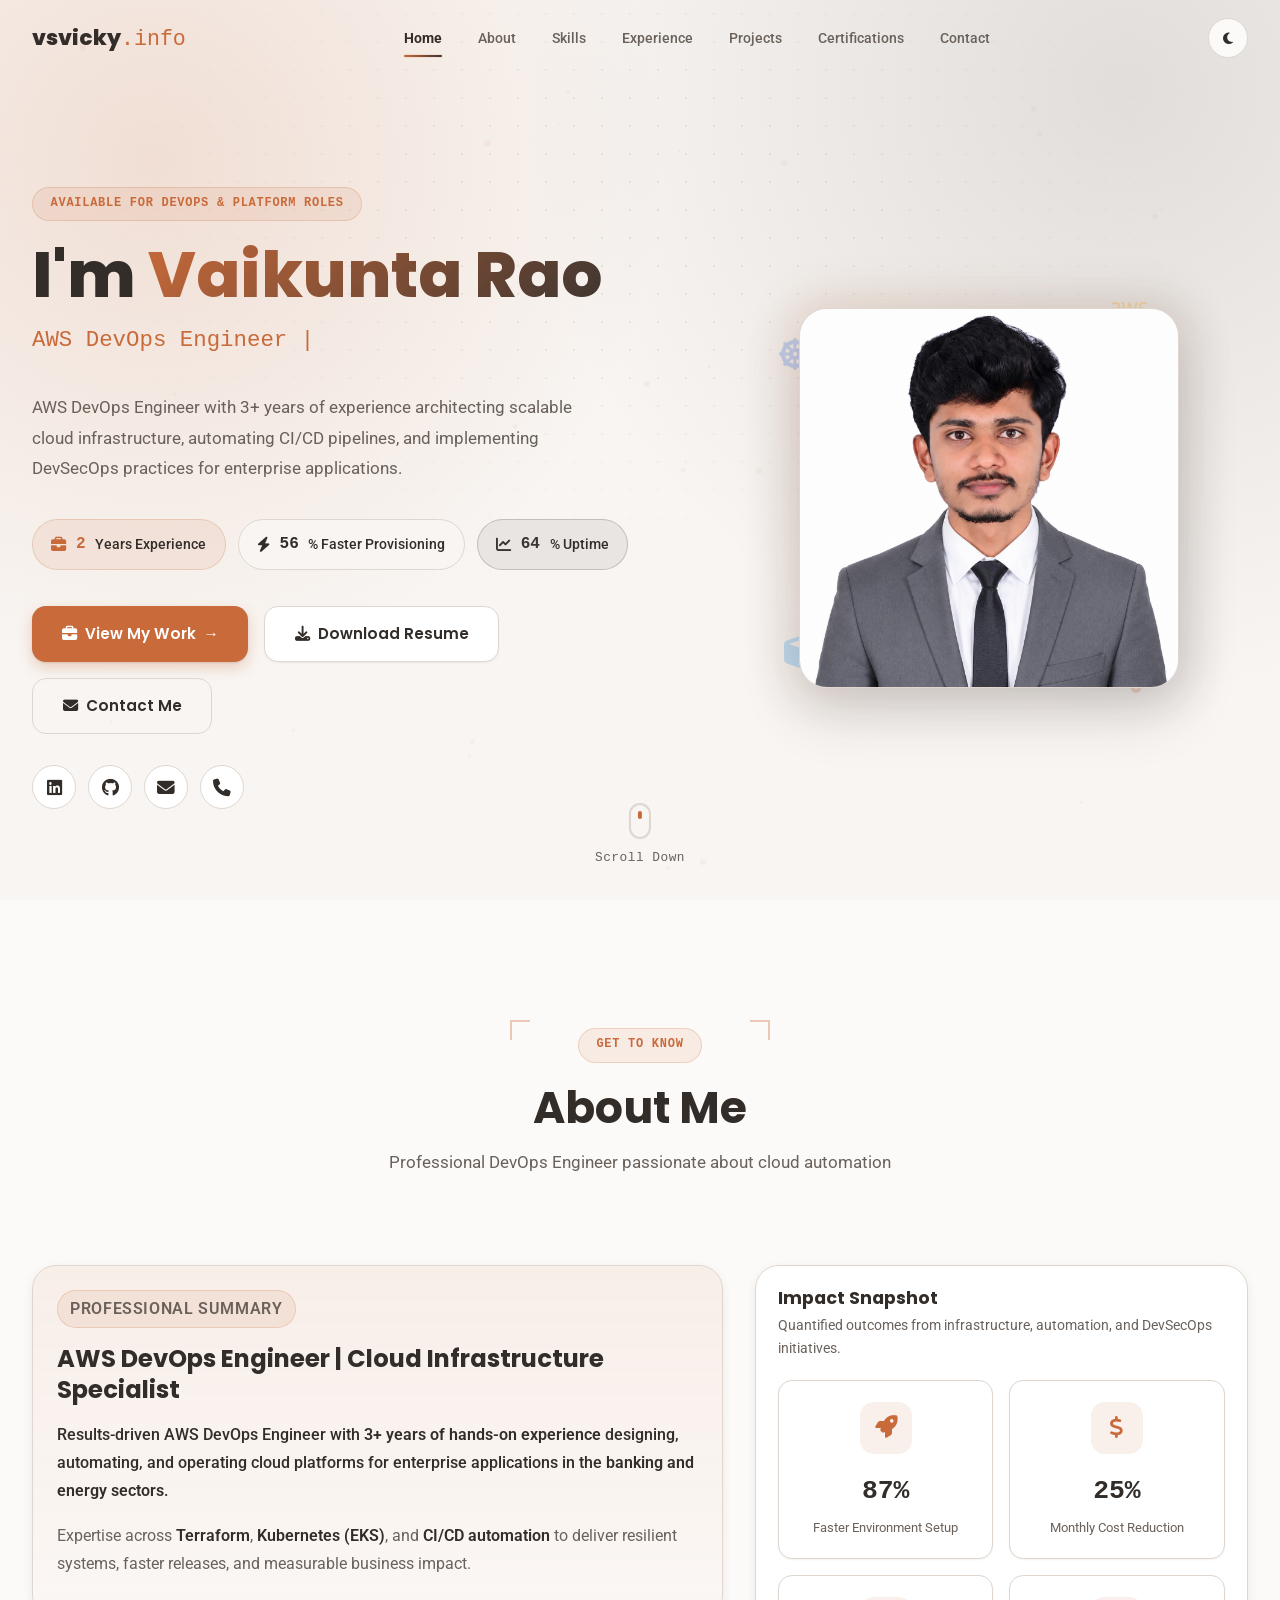
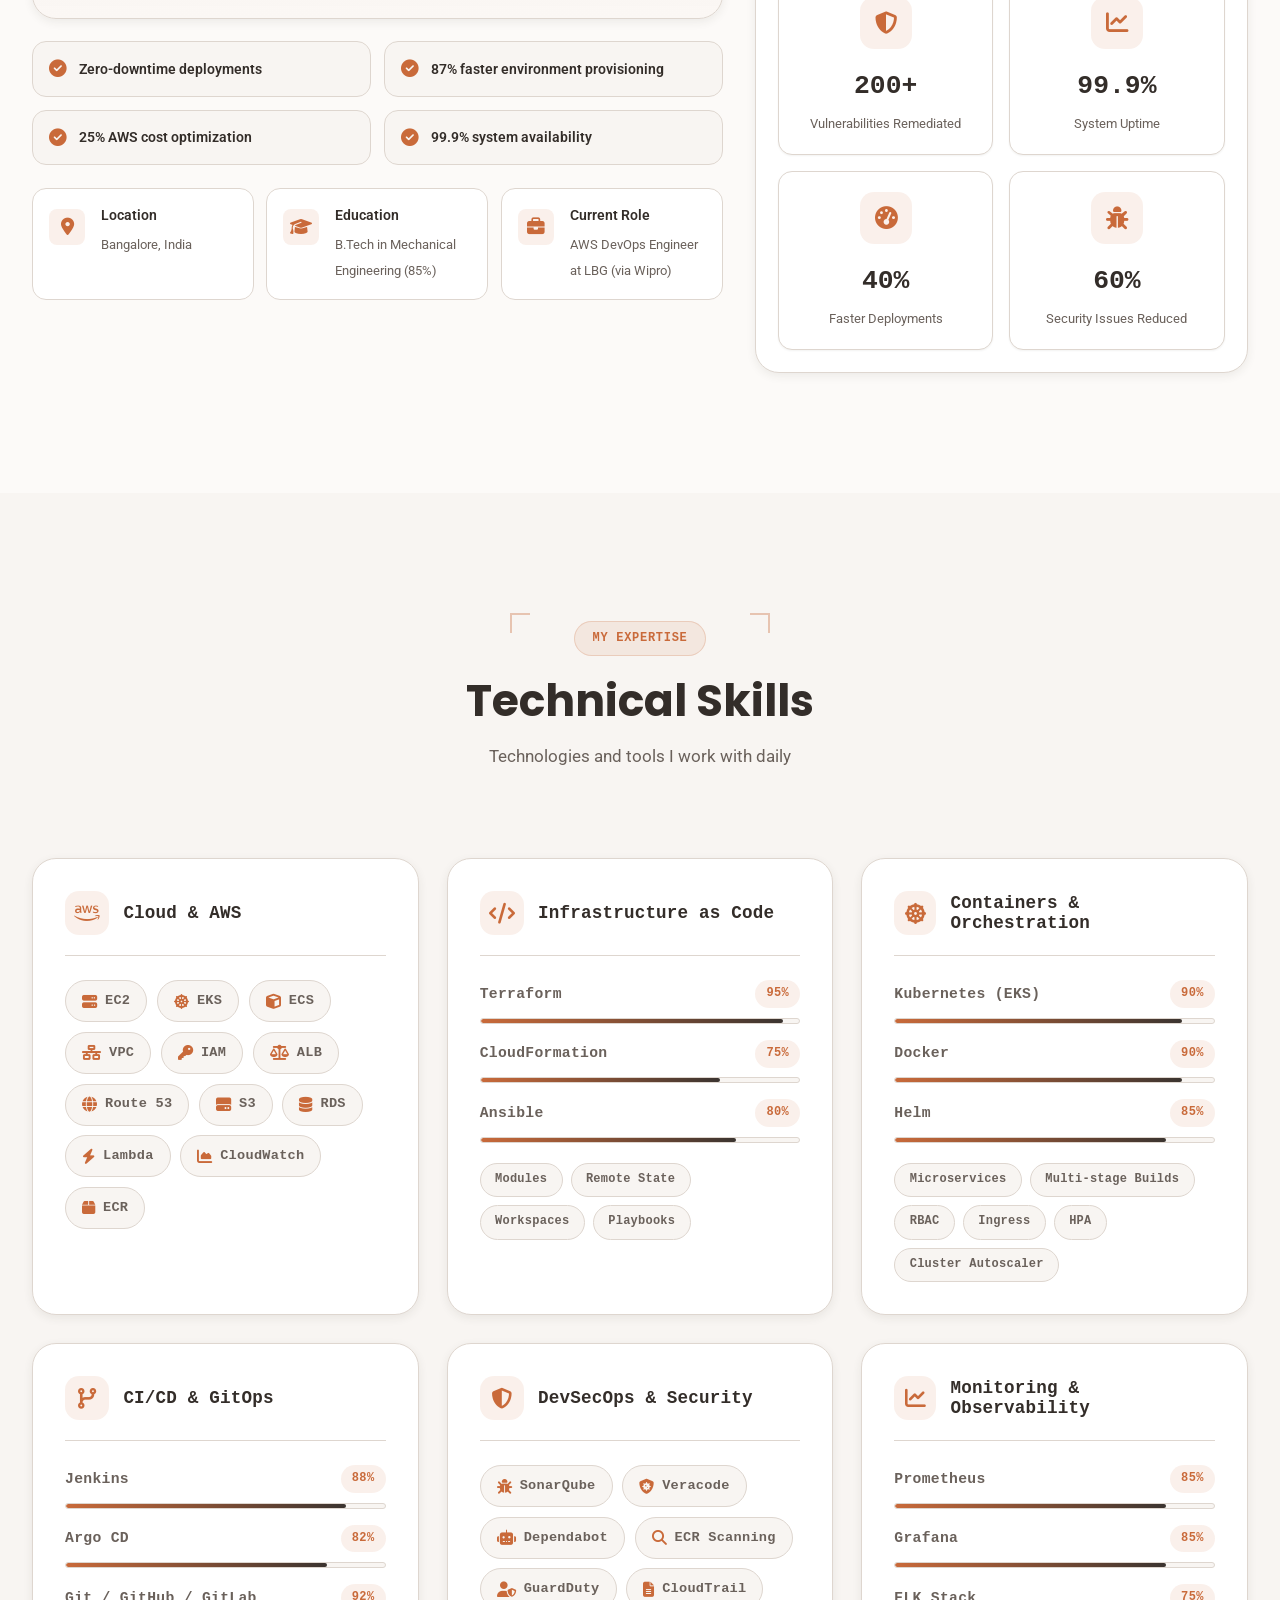
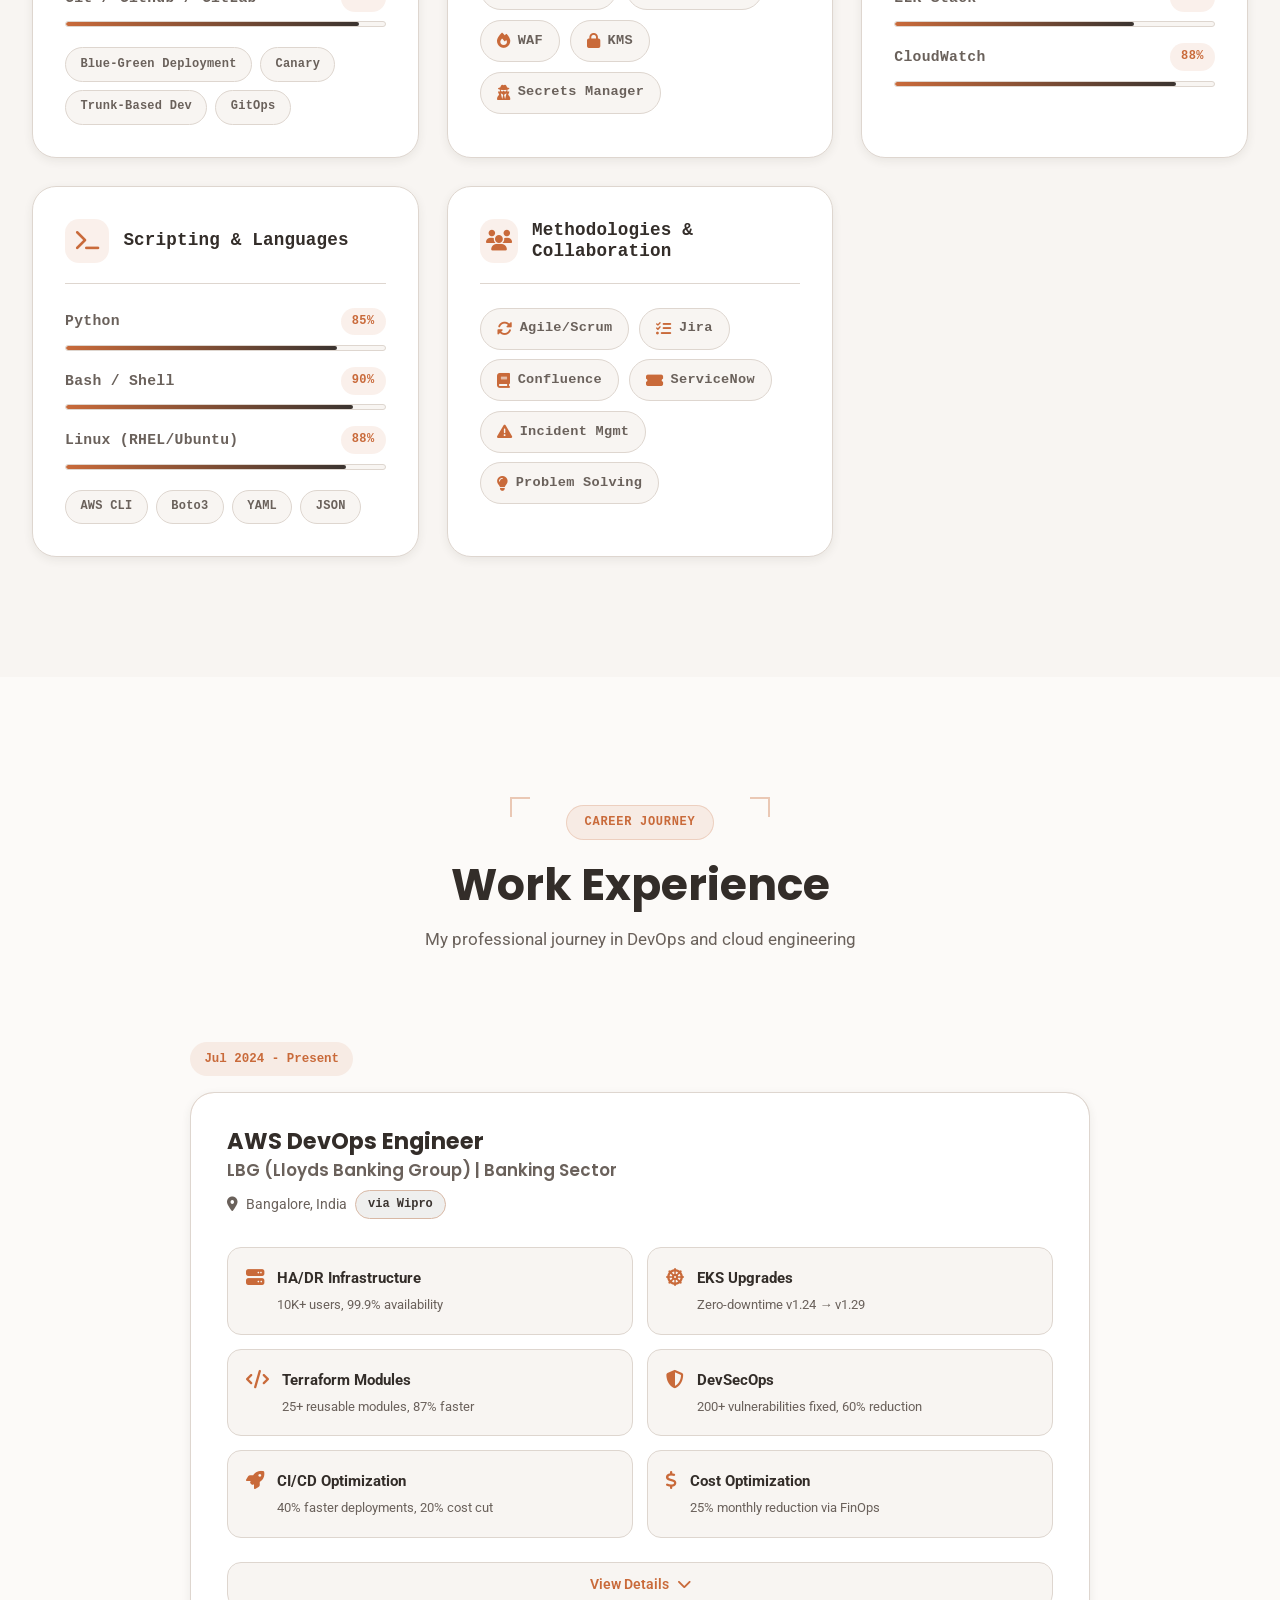
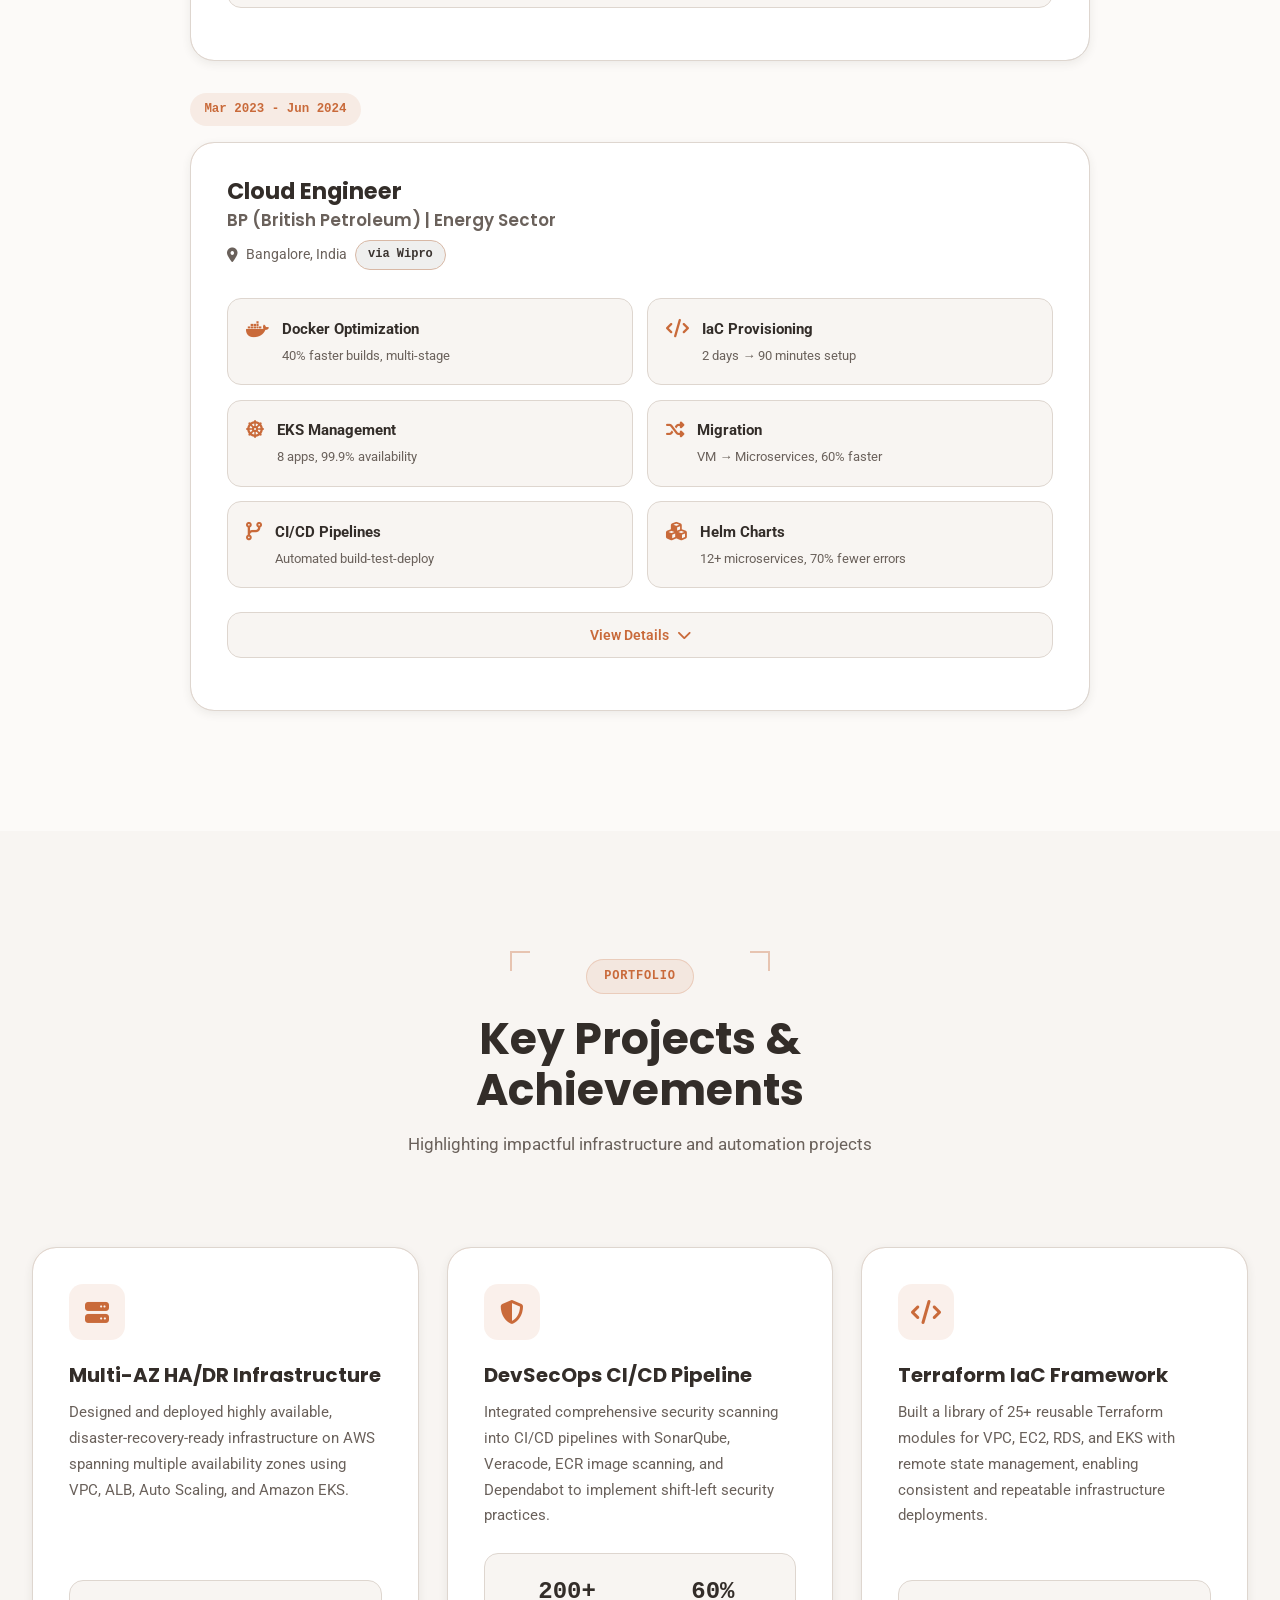
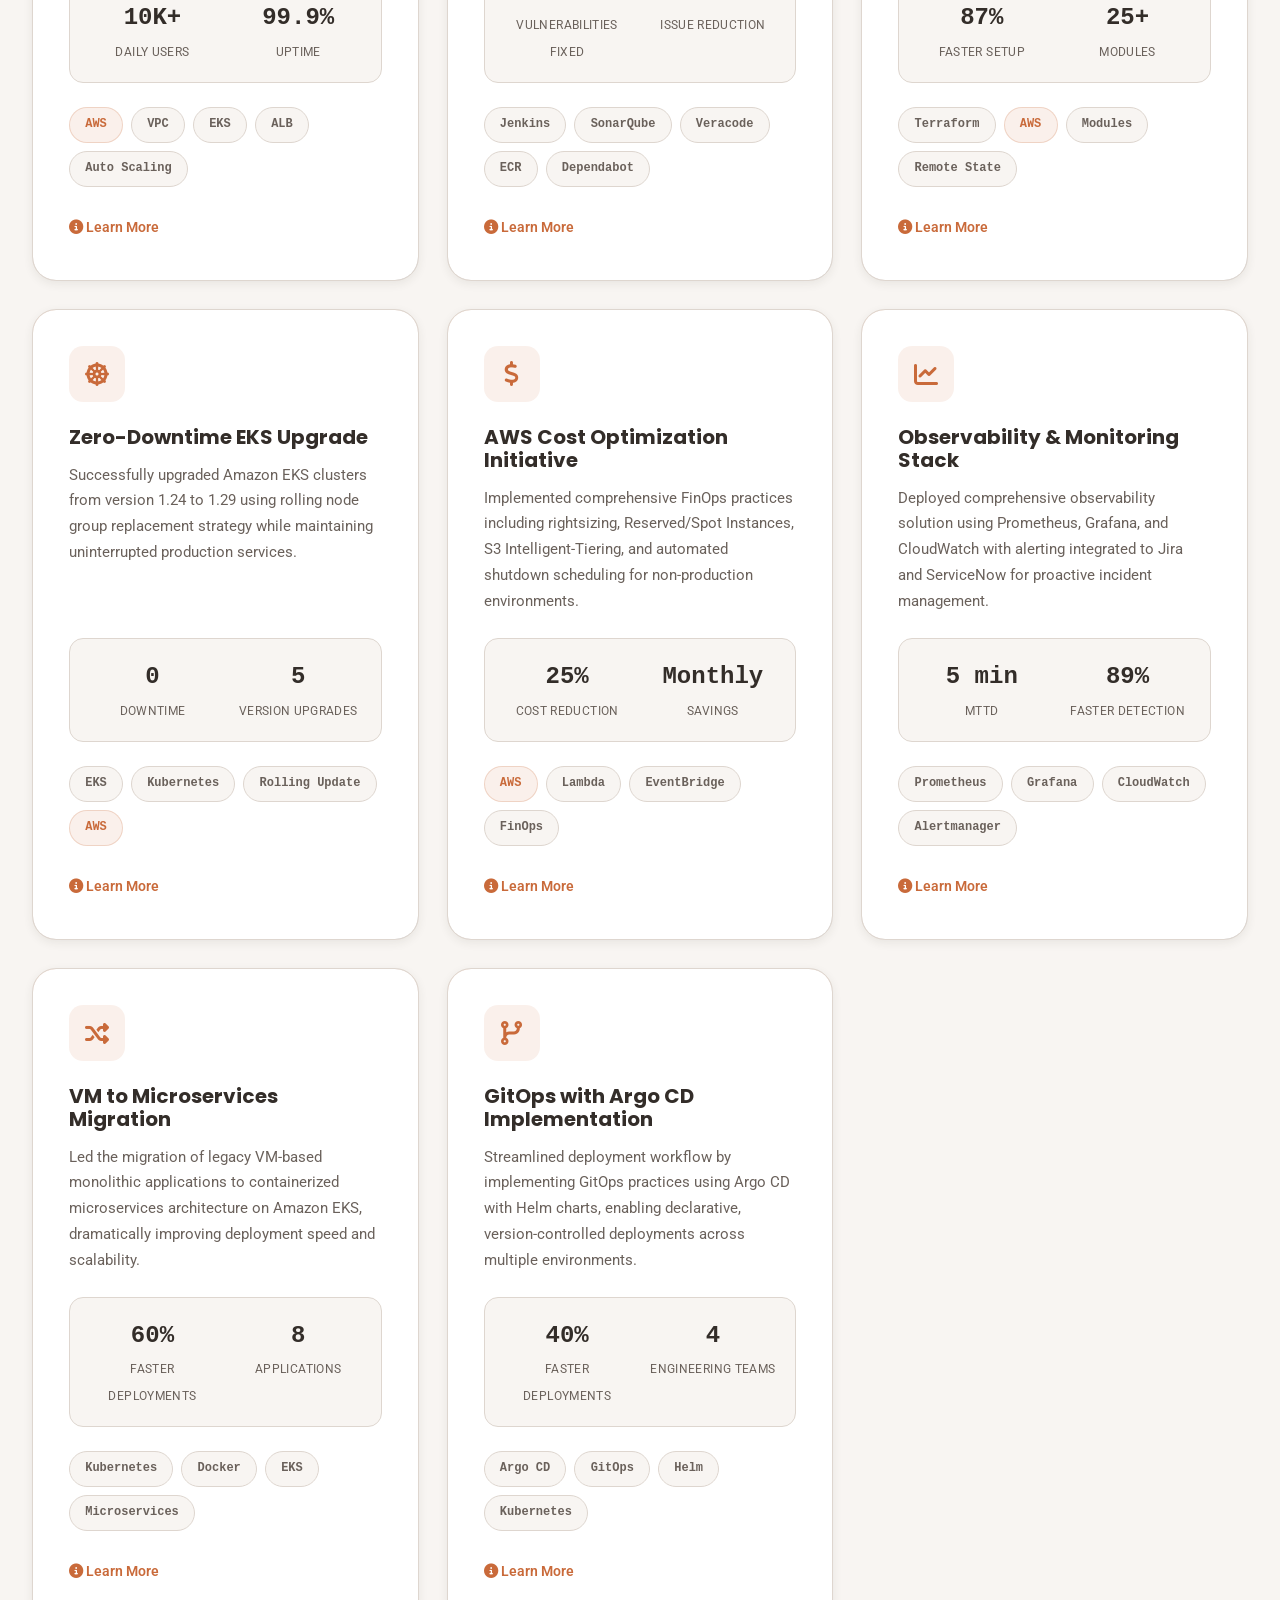
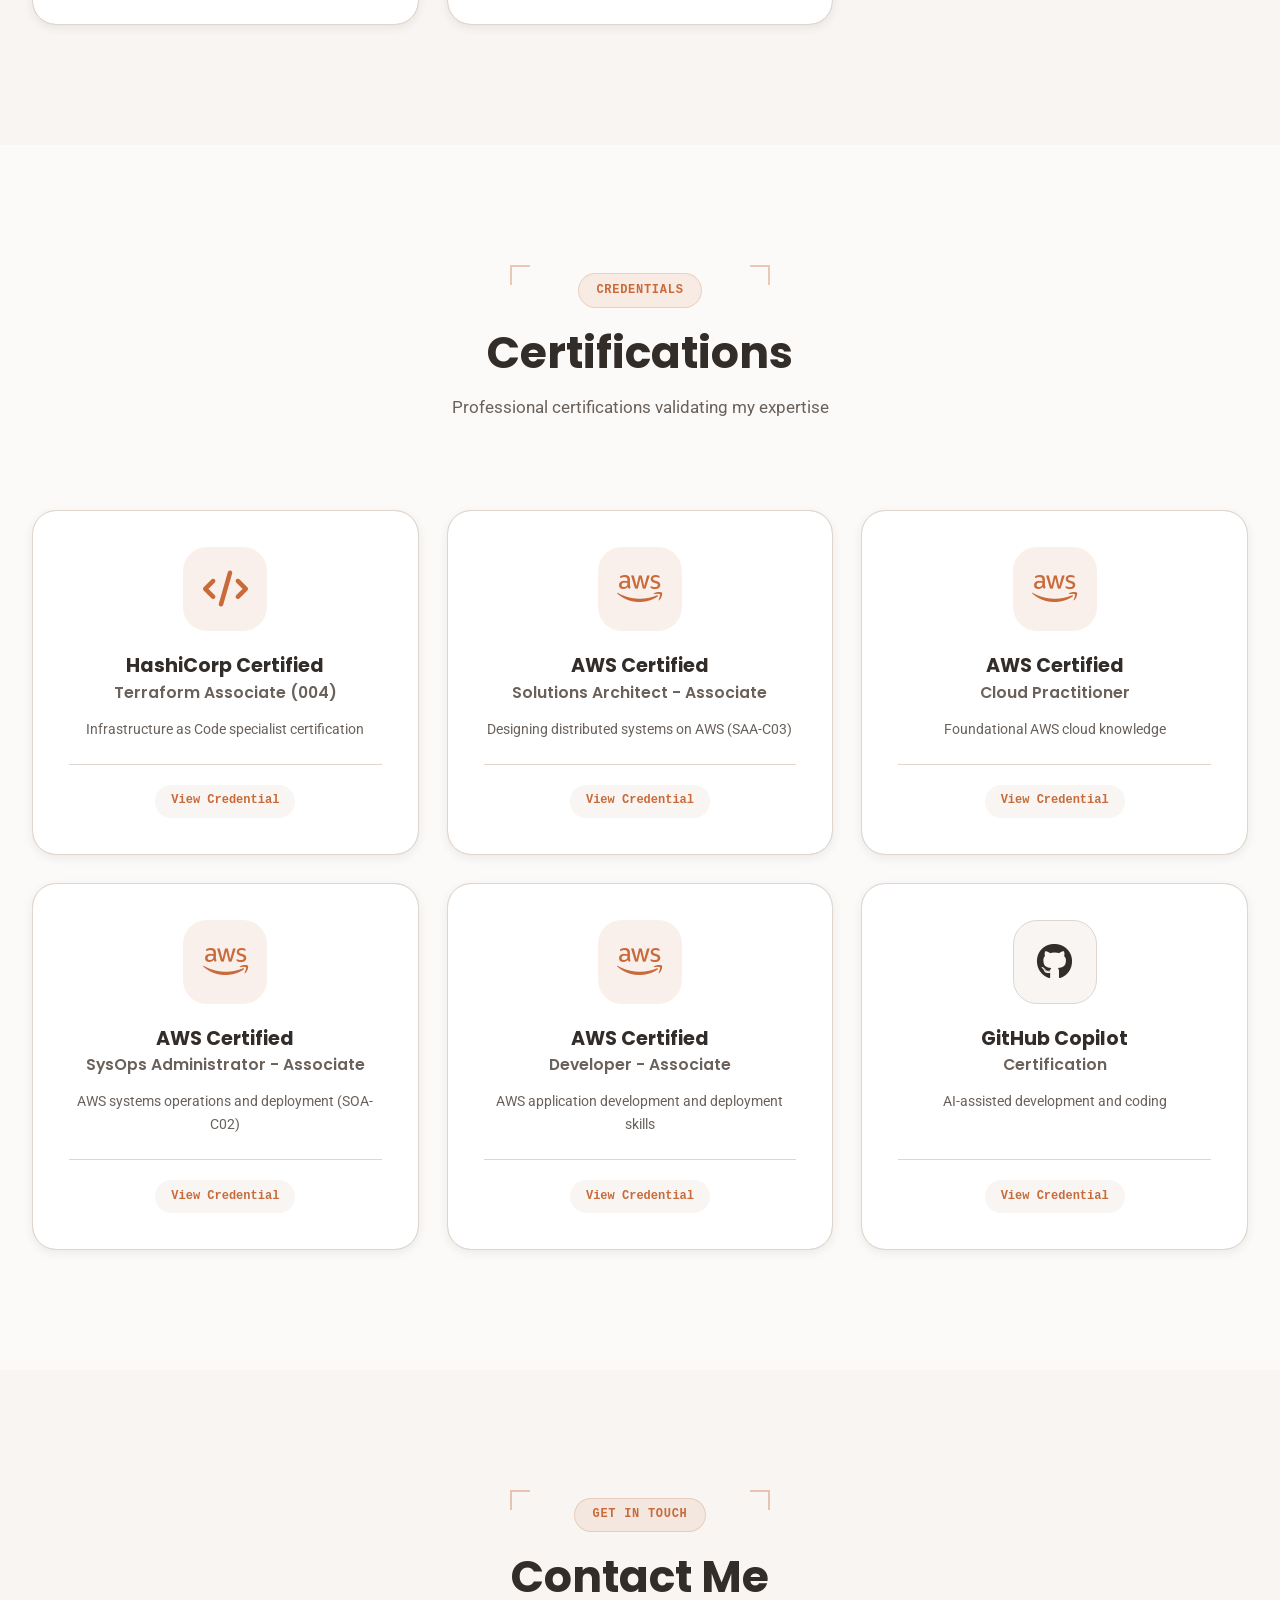
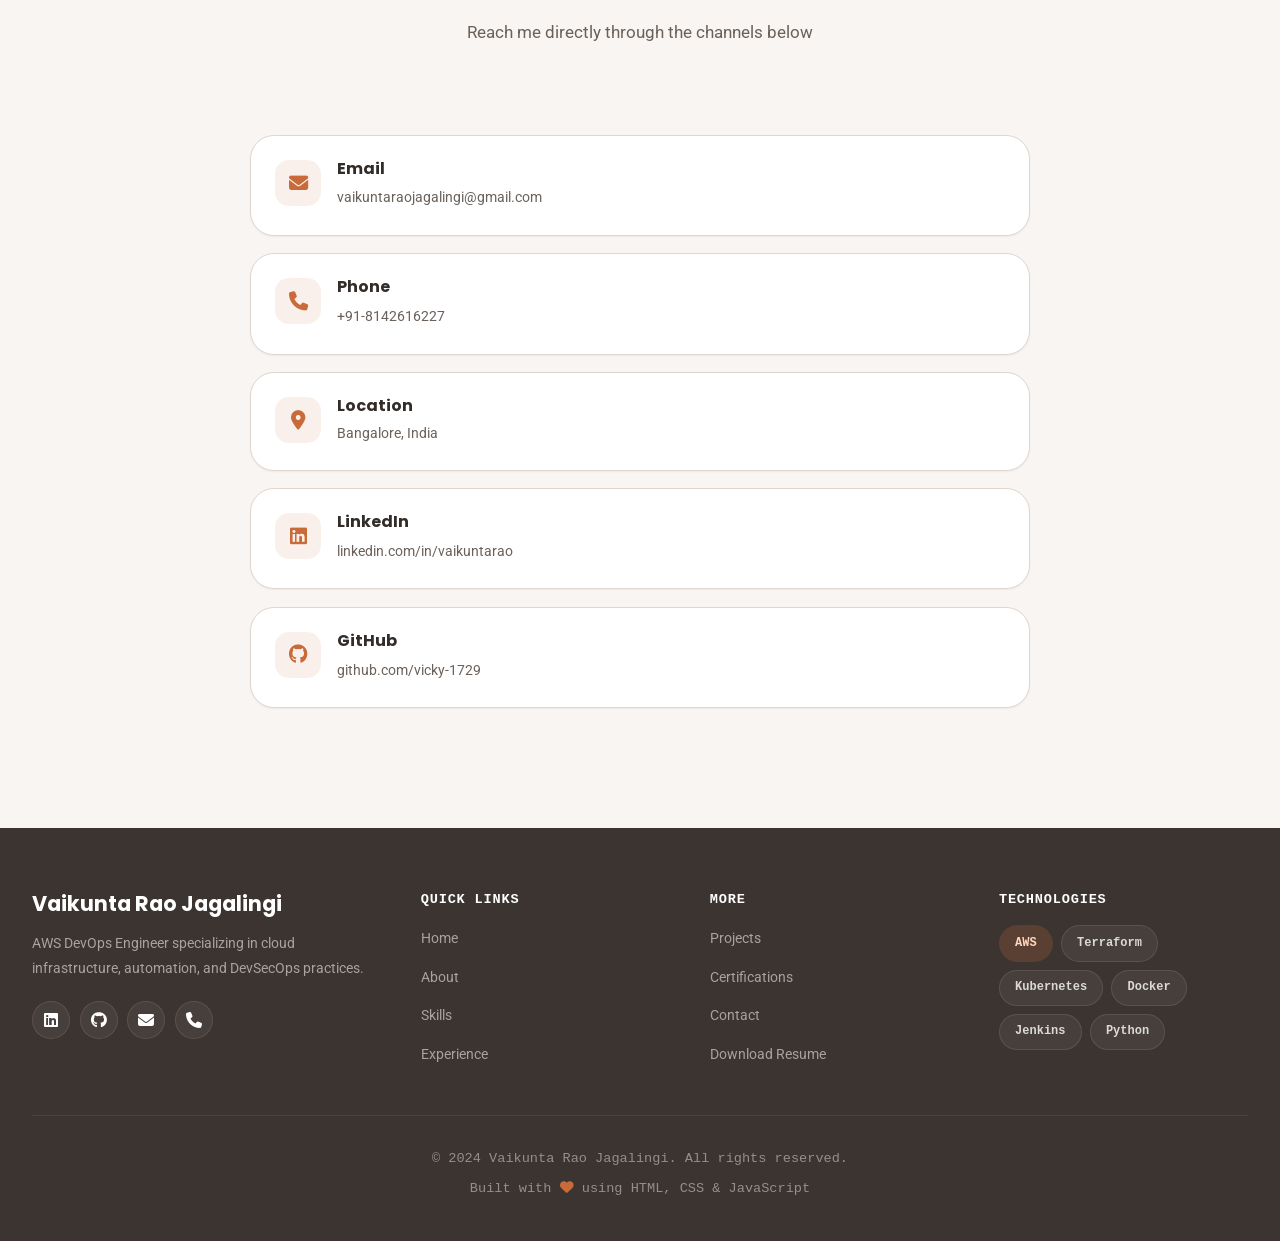
<file: index.html>
<!doctype html>
<html lang="en">
  <head>
    <meta charset="UTF-8" />
    <meta name="viewport" content="width=device-width, initial-scale=1.0" />
    <meta
      name="description"
      content="Vaikunta Rao Jagalingi - AWS DevOps Engineer with 3+ years of experience in Terraform, Kubernetes, CI/CD, and DevSecOps"
    />
    <meta
      name="keywords"
      content="AWS, DevOps, Terraform, Kubernetes, CI/CD, DevSecOps, Cloud Engineer"
    />
    <meta name="author" content="Vaikunta Rao Jagalingi" />
    <meta name="theme-color" content="#2EA8FF" />

    <!-- Open Graph Meta Tags -->
    <meta
      property="og:title"
      content="Vaikunta Rao Jagalingi - AWS DevOps Engineer"
    />
    <meta
      property="og:description"
      content="Specialized in AWS, Terraform, Kubernetes, and CI/CD automation"
    />
    <meta property="og:type" content="website" />

    <title>Vaikunta Rao Jagalingi | AWS DevOps Engineer</title>

    <link rel="preconnect" href="https://fonts.googleapis.com" />
    <link rel="preconnect" href="https://fonts.gstatic.com" crossorigin />
    <link rel="preconnect" href="https://cdnjs.cloudflare.com" crossorigin />

    <!-- Font Awesome -->
    <link
      rel="stylesheet"
      href="https://cdnjs.cloudflare.com/ajax/libs/font-awesome/6.4.0/css/all.min.css"
    />

    <!-- Google Fonts -->
    <link
      href="https://fonts.googleapis.com/css2?family=Poppins:wght@300;400;500;600;700;800&family=Roboto:wght@300;400;500;700&display=swap"
      rel="stylesheet"
    />

    <!-- AOS Animation Library -->
    <link href="https://unpkg.com/aos@2.3.1/dist/aos.css" rel="stylesheet" />

    <!-- Custom CSS -->
    <link rel="stylesheet" href="css/style.css" />
  </head>
  <body>
    <!-- Loading Screen -->
    <div id="loading-screen">
      <div class="loader">
        <i class="fas fa-cloud"></i>
        <div class="loading-text">Loading...</div>
      </div>
    </div>

    <!-- Scroll Progress Bar -->
    <div class="scroll-progress" id="scroll-progress"></div>

    <!-- Navigation -->
    <nav class="navbar" id="navbar">
      <div class="container">
        <div class="nav-brand">
          <a href="#home">vsvicky<span>.info</span></a>
        </div>
        <ul
          class="nav-menu"
          id="nav-menu"
          aria-label="Primary navigation"
          aria-hidden="true"
        >
          <li><a href="#home" class="nav-link active">Home</a></li>
          <li><a href="#about" class="nav-link">About</a></li>
          <li><a href="#skills" class="nav-link">Skills</a></li>
          <li><a href="#experience" class="nav-link">Experience</a></li>
          <li><a href="#projects" class="nav-link">Projects</a></li>
          <li><a href="#certifications" class="nav-link">Certifications</a></li>
          <li><a href="#contact" class="nav-link">Contact</a></li>
        </ul>
        <div class="nav-actions">
          <button
            class="theme-toggle"
            id="theme-toggle"
            type="button"
            aria-label="Toggle theme"
          >
            <i class="fas fa-moon"></i>
          </button>
          <button
            class="mobile-menu-toggle"
            id="mobile-menu-toggle"
            type="button"
            aria-label="Toggle menu"
            aria-expanded="false"
            aria-controls="nav-menu"
          >
            <span></span>
            <span></span>
            <span></span>
          </button>
        </div>
      </div>
    </nav>

    <!-- Hero Section -->
    <section id="home" class="hero-section">
      <div class="particles" id="particles"></div>
      <div class="container">
        <div class="hero-content" data-aos="fade-up">
          <div class="hero-text">
            <p class="section-label">Available for DevOps & Platform Roles</p>
            <h1 class="hero-title">
              I'm <span class="gradient-text">Vaikunta Rao</span>
            </h1>
            <h2 class="hero-subtitle">
              <span
                class="typing-text"
                id="typing-text"
                aria-live="polite"
              ></span>
              <span class="cursor" aria-hidden="true">|</span>
            </h2>
            <p class="hero-description">
              AWS DevOps Engineer with 3+ years of experience architecting
              scalable cloud infrastructure, automating CI/CD pipelines, and
              implementing DevSecOps practices for enterprise applications.
            </p>
            <div class="hero-stats">
              <div class="stat-item">
                <div class="stat-number" data-count="3">0</div>
                <div class="stat-label">Years Experience</div>
              </div>
              <div class="stat-item">
                <div class="stat-number" data-count="87">0</div>
                <div class="stat-label">% Faster Provisioning</div>
              </div>
              <div class="stat-item">
                <div class="stat-number" data-count="99.9">0</div>
                <div class="stat-label">% Uptime</div>
              </div>
            </div>
            <div class="hero-buttons">
              <a href="#projects" class="btn btn-primary">
                <i class="fas fa-briefcase"></i> View My Work
              </a>
              <a href="files/resume.pdf" class="btn btn-secondary" download>
                <i class="fas fa-download"></i> Download Resume
              </a>
              <a href="#contact" class="btn btn-outline">
                <i class="fas fa-envelope"></i> Contact Me
              </a>
            </div>
            <div class="social-links">
              <a
                href="https://linkedin.com/in/vaikuntarao"
                target="_blank"
                rel="noopener noreferrer"
                aria-label="LinkedIn"
              >
                <i class="fab fa-linkedin"></i>
              </a>
              <a
                href="https://github.com/vicky-1729"
                target="_blank"
                rel="noopener noreferrer"
                aria-label="GitHub"
              >
                <i class="fab fa-github"></i>
              </a>
              <a
                href="mailto:vaikuntaraojagalingi@gmail.com"
                aria-label="Email"
              >
                <i class="fas fa-envelope"></i>
              </a>
              <a href="tel:+918142616227" aria-label="Phone">
                <i class="fas fa-phone"></i>
              </a>
            </div>
          </div>
          <div class="hero-image" data-aos="fade-left">
            <div class="image-wrapper">
              <div class="floating-icons">
                <i class="fab fa-aws icon-aws"></i>
                <i class="fas fa-cube icon-docker"></i>
                <i class="fas fa-dharmachakra icon-k8s"></i>
                <i class="fas fa-code-branch icon-git"></i>
              </div>
              <img
                src="images/profile.jpg"
                alt="Vaikunta Rao Jagalingi"
                class="profile-image"
                decoding="async"
                fetchpriority="high"
              />
            </div>
          </div>
        </div>
      </div>
      <div class="scroll-indicator">
        <a href="#about">
          <div class="mouse"></div>
          <span>Scroll Down</span>
        </a>
      </div>
    </section>

    <!-- About Section -->
    <section id="about" class="about-section section">
      <div class="container">
        <div class="section-header" data-aos="fade-up">
          <span class="section-label">Get To Know</span>
          <h2 class="section-title">About Me</h2>
          <p class="section-description">
            Professional DevOps Engineer passionate about cloud automation
          </p>
        </div>
        <div class="about-content">
          <div class="about-text" data-aos="fade-right">
            <div class="about-intro-card">
              <p class="about-kicker">Professional Summary</p>
              <h3>AWS DevOps Engineer | Cloud Infrastructure Specialist</h3>
              <p class="about-lead">
                Results-driven AWS DevOps Engineer with
                <strong>3+ years of hands-on experience</strong>
                designing, automating, and operating cloud platforms for
                enterprise applications in the
                <strong>banking and energy sectors</strong>.
              </p>
              <p>
                Expertise across <strong>Terraform</strong>,
                <strong>Kubernetes (EKS)</strong>, and
                <strong>CI/CD automation</strong> to deliver resilient systems,
                faster releases, and measurable business impact.
              </p>
            </div>

            <div class="about-highlights">
              <div class="highlight-item">
                <i class="fas fa-check-circle"></i>
                <span>Zero-downtime deployments</span>
              </div>
              <div class="highlight-item">
                <i class="fas fa-check-circle"></i>
                <span>87% faster environment provisioning</span>
              </div>
              <div class="highlight-item">
                <i class="fas fa-check-circle"></i>
                <span>25% AWS cost optimization</span>
              </div>
              <div class="highlight-item">
                <i class="fas fa-check-circle"></i>
                <span>99.9% system availability</span>
              </div>
            </div>

            <div class="about-meta-grid">
              <div class="info-item">
                <i class="fas fa-map-marker-alt"></i>
                <div>
                  <strong>Location</strong>
                  <span>Bangalore, India</span>
                </div>
              </div>
              <div class="info-item">
                <i class="fas fa-graduation-cap"></i>
                <div>
                  <strong>Education</strong>
                  <span>B.Tech in Mechanical Engineering (85%)</span>
                </div>
              </div>
              <div class="info-item">
                <i class="fas fa-briefcase"></i>
                <div>
                  <strong>Current Role</strong>
                  <span>AWS DevOps Engineer at LBG (via Wipro)</span>
                </div>
              </div>
            </div>
          </div>
          <div class="about-achievements" data-aos="fade-left">
            <div class="about-achievements-head">
              <h4>Impact Snapshot</h4>
              <p>
                Quantified outcomes from infrastructure, automation, and
                DevSecOps initiatives.
              </p>
            </div>
            <div class="achievement-card">
              <div class="achievement-icon">
                <i class="fas fa-rocket"></i>
              </div>
              <div class="achievement-number">87%</div>
              <div class="achievement-label">Faster Environment Setup</div>
            </div>
            <div class="achievement-card">
              <div class="achievement-icon">
                <i class="fas fa-dollar-sign"></i>
              </div>
              <div class="achievement-number">25%</div>
              <div class="achievement-label">Monthly Cost Reduction</div>
            </div>
            <div class="achievement-card">
              <div class="achievement-icon">
                <i class="fas fa-shield-alt"></i>
              </div>
              <div class="achievement-number">200+</div>
              <div class="achievement-label">Vulnerabilities Remediated</div>
            </div>
            <div class="achievement-card">
              <div class="achievement-icon">
                <i class="fas fa-chart-line"></i>
              </div>
              <div class="achievement-number">99.9%</div>
              <div class="achievement-label">System Uptime</div>
            </div>
            <div class="achievement-card">
              <div class="achievement-icon">
                <i class="fas fa-tachometer-alt"></i>
              </div>
              <div class="achievement-number">40%</div>
              <div class="achievement-label">Faster Deployments</div>
            </div>
            <div class="achievement-card">
              <div class="achievement-icon">
                <i class="fas fa-bug"></i>
              </div>
              <div class="achievement-number">60%</div>
              <div class="achievement-label">Security Issues Reduced</div>
            </div>
          </div>
        </div>
      </div>
    </section>

    <!-- Skills Section -->
    <section id="skills" class="skills-section section">
      <div class="container">
        <div class="section-header" data-aos="fade-up">
          <span class="section-label">My Expertise</span>
          <h2 class="section-title">Technical Skills</h2>
          <p class="section-description">
            Technologies and tools I work with daily
          </p>
        </div>
        <div class="skills-container">
          <!-- Cloud & AWS -->
          <div class="skill-category" data-aos="fade-up" data-aos-delay="100">
            <div class="category-header">
              <i class="fab fa-aws"></i>
              <h3>Cloud & AWS</h3>
            </div>
            <div class="skills-grid">
              <div class="skill-item">
                <div class="skill-icon"><i class="fas fa-server"></i></div>
                <span>EC2</span>
              </div>
              <div class="skill-item">
                <div class="skill-icon">
                  <i class="fas fa-dharmachakra"></i>
                </div>
                <span>EKS</span>
              </div>
              <div class="skill-item">
                <div class="skill-icon"><i class="fas fa-cube"></i></div>
                <span>ECS</span>
              </div>
              <div class="skill-item">
                <div class="skill-icon">
                  <i class="fas fa-network-wired"></i>
                </div>
                <span>VPC</span>
              </div>
              <div class="skill-item">
                <div class="skill-icon"><i class="fas fa-key"></i></div>
                <span>IAM</span>
              </div>
              <div class="skill-item">
                <div class="skill-icon">
                  <i class="fas fa-balance-scale"></i>
                </div>
                <span>ALB</span>
              </div>
              <div class="skill-item">
                <div class="skill-icon"><i class="fas fa-globe"></i></div>
                <span>Route 53</span>
              </div>
              <div class="skill-item">
                <div class="skill-icon"><i class="fas fa-hdd"></i></div>
                <span>S3</span>
              </div>
              <div class="skill-item">
                <div class="skill-icon"><i class="fas fa-database"></i></div>
                <span>RDS</span>
              </div>
              <div class="skill-item">
                <div class="skill-icon"><i class="fas fa-bolt"></i></div>
                <span>Lambda</span>
              </div>
              <div class="skill-item">
                <div class="skill-icon"><i class="fas fa-chart-area"></i></div>
                <span>CloudWatch</span>
              </div>
              <div class="skill-item">
                <div class="skill-icon"><i class="fas fa-box"></i></div>
                <span>ECR</span>
              </div>
            </div>
          </div>

          <!-- Infrastructure as Code -->
          <div class="skill-category" data-aos="fade-up" data-aos-delay="200">
            <div class="category-header">
              <i class="fas fa-code"></i>
              <h3>Infrastructure as Code</h3>
            </div>
            <div class="skill-bars">
              <div class="skill-bar">
                <div class="skill-info">
                  <span>Terraform</span>
                  <span class="skill-percentage">95%</span>
                </div>
                <div class="progress-bar">
                  <div class="progress-fill" style="width: 95%"></div>
                </div>
              </div>
              <div class="skill-bar">
                <div class="skill-info">
                  <span>CloudFormation</span>
                  <span class="skill-percentage">75%</span>
                </div>
                <div class="progress-bar">
                  <div class="progress-fill" style="width: 75%"></div>
                </div>
              </div>
              <div class="skill-bar">
                <div class="skill-info">
                  <span>Ansible</span>
                  <span class="skill-percentage">80%</span>
                </div>
                <div class="progress-bar">
                  <div class="progress-fill" style="width: 80%"></div>
                </div>
              </div>
            </div>
            <div class="skill-tags">
              <span class="skill-tag">Modules</span>
              <span class="skill-tag">Remote State</span>
              <span class="skill-tag">Workspaces</span>
              <span class="skill-tag">Playbooks</span>
            </div>
          </div>

          <!-- Containers & Orchestration -->
          <div class="skill-category" data-aos="fade-up" data-aos-delay="300">
            <div class="category-header">
              <i class="fas fa-dharmachakra"></i>
              <h3>Containers & Orchestration</h3>
            </div>
            <div class="skill-bars">
              <div class="skill-bar">
                <div class="skill-info">
                  <span>Kubernetes (EKS)</span>
                  <span class="skill-percentage">90%</span>
                </div>
                <div class="progress-bar">
                  <div class="progress-fill" style="width: 90%"></div>
                </div>
              </div>
              <div class="skill-bar">
                <div class="skill-info">
                  <span>Docker</span>
                  <span class="skill-percentage">90%</span>
                </div>
                <div class="progress-bar">
                  <div class="progress-fill" style="width: 90%"></div>
                </div>
              </div>
              <div class="skill-bar">
                <div class="skill-info">
                  <span>Helm</span>
                  <span class="skill-percentage">85%</span>
                </div>
                <div class="progress-bar">
                  <div class="progress-fill" style="width: 85%"></div>
                </div>
              </div>
            </div>
            <div class="skill-tags">
              <span class="skill-tag">Microservices</span>
              <span class="skill-tag">Multi-stage Builds</span>
              <span class="skill-tag">RBAC</span>
              <span class="skill-tag">Ingress</span>
              <span class="skill-tag">HPA</span>
              <span class="skill-tag">Cluster Autoscaler</span>
            </div>
          </div>

          <!-- CI/CD & GitOps -->
          <div class="skill-category" data-aos="fade-up" data-aos-delay="400">
            <div class="category-header">
              <i class="fas fa-code-branch"></i>
              <h3>CI/CD & GitOps</h3>
            </div>
            <div class="skill-bars">
              <div class="skill-bar">
                <div class="skill-info">
                  <span>Jenkins</span>
                  <span class="skill-percentage">88%</span>
                </div>
                <div class="progress-bar">
                  <div class="progress-fill" style="width: 88%"></div>
                </div>
              </div>
              <div class="skill-bar">
                <div class="skill-info">
                  <span>Argo CD</span>
                  <span class="skill-percentage">82%</span>
                </div>
                <div class="progress-bar">
                  <div class="progress-fill" style="width: 82%"></div>
                </div>
              </div>
              <div class="skill-bar">
                <div class="skill-info">
                  <span>Git / GitHub / GitLab</span>
                  <span class="skill-percentage">92%</span>
                </div>
                <div class="progress-bar">
                  <div class="progress-fill" style="width: 92%"></div>
                </div>
              </div>
            </div>
            <div class="skill-tags">
              <span class="skill-tag">Blue-Green Deployment</span>
              <span class="skill-tag">Canary</span>
              <span class="skill-tag">Trunk-Based Dev</span>
              <span class="skill-tag">GitOps</span>
            </div>
          </div>

          <!-- DevSecOps & Security -->
          <div class="skill-category" data-aos="fade-up" data-aos-delay="500">
            <div class="category-header">
              <i class="fas fa-shield-alt"></i>
              <h3>DevSecOps & Security</h3>
            </div>
            <div class="skills-grid">
              <div class="skill-item">
                <div class="skill-icon"><i class="fas fa-bug"></i></div>
                <span>SonarQube</span>
              </div>
              <div class="skill-item">
                <div class="skill-icon">
                  <i class="fas fa-shield-virus"></i>
                </div>
                <span>Veracode</span>
              </div>
              <div class="skill-item">
                <div class="skill-icon"><i class="fas fa-robot"></i></div>
                <span>Dependabot</span>
              </div>
              <div class="skill-item">
                <div class="skill-icon"><i class="fas fa-search"></i></div>
                <span>ECR Scanning</span>
              </div>
              <div class="skill-item">
                <div class="skill-icon"><i class="fas fa-user-shield"></i></div>
                <span>GuardDuty</span>
              </div>
              <div class="skill-item">
                <div class="skill-icon"><i class="fas fa-file-alt"></i></div>
                <span>CloudTrail</span>
              </div>
              <div class="skill-item">
                <div class="skill-icon"><i class="fas fa-fire"></i></div>
                <span>WAF</span>
              </div>
              <div class="skill-item">
                <div class="skill-icon"><i class="fas fa-lock"></i></div>
                <span>KMS</span>
              </div>
              <div class="skill-item">
                <div class="skill-icon"><i class="fas fa-user-secret"></i></div>
                <span>Secrets Manager</span>
              </div>
            </div>
          </div>

          <!-- Monitoring & Observability -->
          <div class="skill-category" data-aos="fade-up" data-aos-delay="600">
            <div class="category-header">
              <i class="fas fa-chart-line"></i>
              <h3>Monitoring & Observability</h3>
            </div>
            <div class="skill-bars">
              <div class="skill-bar">
                <div class="skill-info">
                  <span>Prometheus</span>
                  <span class="skill-percentage">85%</span>
                </div>
                <div class="progress-bar">
                  <div class="progress-fill" style="width: 85%"></div>
                </div>
              </div>
              <div class="skill-bar">
                <div class="skill-info">
                  <span>Grafana</span>
                  <span class="skill-percentage">85%</span>
                </div>
                <div class="progress-bar">
                  <div class="progress-fill" style="width: 85%"></div>
                </div>
              </div>
              <div class="skill-bar">
                <div class="skill-info">
                  <span>ELK Stack</span>
                  <span class="skill-percentage">75%</span>
                </div>
                <div class="progress-bar">
                  <div class="progress-fill" style="width: 75%"></div>
                </div>
              </div>
              <div class="skill-bar">
                <div class="skill-info">
                  <span>CloudWatch</span>
                  <span class="skill-percentage">88%</span>
                </div>
                <div class="progress-bar">
                  <div class="progress-fill" style="width: 88%"></div>
                </div>
              </div>
            </div>
          </div>

          <!-- Scripting & Languages -->
          <div class="skill-category" data-aos="fade-up" data-aos-delay="700">
            <div class="category-header">
              <i class="fas fa-terminal"></i>
              <h3>Scripting & Languages</h3>
            </div>
            <div class="skill-bars">
              <div class="skill-bar">
                <div class="skill-info">
                  <span>Python</span>
                  <span class="skill-percentage">85%</span>
                </div>
                <div class="progress-bar">
                  <div class="progress-fill" style="width: 85%"></div>
                </div>
              </div>
              <div class="skill-bar">
                <div class="skill-info">
                  <span>Bash / Shell</span>
                  <span class="skill-percentage">90%</span>
                </div>
                <div class="progress-bar">
                  <div class="progress-fill" style="width: 90%"></div>
                </div>
              </div>
              <div class="skill-bar">
                <div class="skill-info">
                  <span>Linux (RHEL/Ubuntu)</span>
                  <span class="skill-percentage">88%</span>
                </div>
                <div class="progress-bar">
                  <div class="progress-fill" style="width: 88%"></div>
                </div>
              </div>
            </div>
            <div class="skill-tags">
              <span class="skill-tag">AWS CLI</span>
              <span class="skill-tag">Boto3</span>
              <span class="skill-tag">YAML</span>
              <span class="skill-tag">JSON</span>
            </div>
          </div>

          <!-- Methodologies -->
          <div class="skill-category" data-aos="fade-up" data-aos-delay="800">
            <div class="category-header">
              <i class="fas fa-users"></i>
              <h3>Methodologies & Collaboration</h3>
            </div>
            <div class="skills-grid">
              <div class="skill-item">
                <div class="skill-icon"><i class="fas fa-sync-alt"></i></div>
                <span>Agile/Scrum</span>
              </div>
              <div class="skill-item">
                <div class="skill-icon"><i class="fas fa-tasks"></i></div>
                <span>Jira</span>
              </div>
              <div class="skill-item">
                <div class="skill-icon"><i class="fas fa-book"></i></div>
                <span>Confluence</span>
              </div>
              <div class="skill-item">
                <div class="skill-icon"><i class="fas fa-ticket-alt"></i></div>
                <span>ServiceNow</span>
              </div>
              <div class="skill-item">
                <div class="skill-icon">
                  <i class="fas fa-exclamation-triangle"></i>
                </div>
                <span>Incident Mgmt</span>
              </div>
              <div class="skill-item">
                <div class="skill-icon"><i class="fas fa-lightbulb"></i></div>
                <span>Problem Solving</span>
              </div>
            </div>
          </div>
        </div>
      </div>
    </section>

    <!-- Experience Section -->
    <section id="experience" class="experience-section section">
      <div class="container">
        <div class="section-header" data-aos="fade-up">
          <span class="section-label">Career Journey</span>
          <h2 class="section-title">Work Experience</h2>
          <p class="section-description">
            My professional journey in DevOps and cloud engineering
          </p>
        </div>
        <div class="timeline">
          <!-- LBG Experience -->
          <div class="timeline-item" data-aos="fade-right">
            <div class="timeline-dot"></div>
            <div class="timeline-date">Jul 2024 - Present</div>
            <div class="timeline-content">
              <div class="company-header">
                <div>
                  <h3>AWS DevOps Engineer</h3>
                  <h4>LBG (Lloyds Banking Group) | Banking Sector</h4>
                  <p class="location">
                    <i class="fas fa-map-marker-alt"></i> Bangalore, India
                    <span class="tag">via Wipro</span>
                  </p>
                </div>
              </div>
              <div class="experience-highlights">
                <div class="highlight-card">
                  <i class="fas fa-server"></i>
                  <div>
                    <strong>HA/DR Infrastructure</strong>
                    <p>10K+ users, 99.9% availability</p>
                  </div>
                </div>
                <div class="highlight-card">
                  <i class="fas fa-dharmachakra"></i>
                  <div>
                    <strong>EKS Upgrades</strong>
                    <p>Zero-downtime v1.24 → v1.29</p>
                  </div>
                </div>
                <div class="highlight-card">
                  <i class="fas fa-code"></i>
                  <div>
                    <strong>Terraform Modules</strong>
                    <p>25+ reusable modules, 87% faster</p>
                  </div>
                </div>
                <div class="highlight-card">
                  <i class="fas fa-shield-alt"></i>
                  <div>
                    <strong>DevSecOps</strong>
                    <p>200+ vulnerabilities fixed, 60% reduction</p>
                  </div>
                </div>
                <div class="highlight-card">
                  <i class="fas fa-rocket"></i>
                  <div>
                    <strong>CI/CD Optimization</strong>
                    <p>40% faster deployments, 20% cost cut</p>
                  </div>
                </div>
                <div class="highlight-card">
                  <i class="fas fa-dollar-sign"></i>
                  <div>
                    <strong>Cost Optimization</strong>
                    <p>25% monthly reduction via FinOps</p>
                  </div>
                </div>
              </div>
              <button
                class="expand-btn"
                type="button"
                aria-expanded="false"
                data-expand-details
              >
                <span>View Details</span>
                <i class="fas fa-chevron-down"></i>
              </button>
              <div class="experience-details">
                <ul class="responsibilities">
                  <li>
                    <i class="fas fa-check"></i>
                    Architected HA/DR infrastructure on AWS using VPC, ALB, Auto
                    Scaling Groups, and EKS across multiple Availability Zones
                    with defined RTO/RPO targets, supporting 10K+ daily users at
                    99.9% availability
                  </li>
                  <li>
                    <i class="fas fa-check"></i>
                    Executed zero-downtime Amazon EKS upgrades from v1.24 to
                    v1.29 using rolling node group replacement while maintaining
                    uninterrupted production services
                  </li>
                  <li>
                    <i class="fas fa-check"></i>
                    Developed 25+ reusable Terraform modules (VPC, EC2, RDS,
                    EKS) using IaC principles with remote state, cutting
                    environment setup time by 87%
                  </li>
                  <li>
                    <i class="fas fa-check"></i>
                    Embedded Shift-Left security into CI/CD by integrating
                    SonarQube, Veracode, ECR image scanning, and Dependabot,
                    remediating 200+ vulnerabilities
                  </li>
                  <li>
                    <i class="fas fa-check"></i>
                    Cut security-related issues by 60% and reduced defects
                    escaping to QA/production by 50%
                  </li>
                  <li>
                    <i class="fas fa-check"></i>
                    Streamlined centralized CI/CD pipelines using Jenkins and
                    Argo CD (GitOps) with Helm-based releases across 4
                    engineering teams
                  </li>
                  <li>
                    <i class="fas fa-check"></i>
                    Migrated branching strategy from GitFlow to trunk-based
                    development, decreasing merge conflicts by 50%
                  </li>
                  <li>
                    <i class="fas fa-check"></i>
                    Optimized AWS costs through FinOps practices including
                    rightsizing, Reserved/Spot Instances, S3
                    Intelligent-Tiering, achieving 25% monthly cost reduction
                  </li>
                  <li>
                    <i class="fas fa-check"></i>
                    Deployed observability stack (Prometheus, Grafana,
                    CloudWatch), lowering MTTD from 45 minutes to under 5
                    minutes
                  </li>
                  <li>
                    <i class="fas fa-check"></i>
                    Collaborated in Agile/Scrum ceremonies with cross-functional
                    teams to align infrastructure delivery with sprint goals
                  </li>
                </ul>
                <div class="tech-stack">
                  <span class="tech-badge aws">AWS</span>
                  <span class="tech-badge">EKS</span>
                  <span class="tech-badge">Terraform</span>
                  <span class="tech-badge">Jenkins</span>
                  <span class="tech-badge">Argo CD</span>
                  <span class="tech-badge">Helm</span>
                  <span class="tech-badge">SonarQube</span>
                  <span class="tech-badge">Veracode</span>
                  <span class="tech-badge">Prometheus</span>
                  <span class="tech-badge">Grafana</span>
                  <span class="tech-badge">Python</span>
                  <span class="tech-badge">Bash</span>
                </div>
              </div>
            </div>
          </div>

          <!-- BP Experience -->
          <div class="timeline-item" data-aos="fade-left">
            <div class="timeline-dot"></div>
            <div class="timeline-date">Mar 2023 - Jun 2024</div>
            <div class="timeline-content">
              <div class="company-header">
                <div>
                  <h3>Cloud Engineer</h3>
                  <h4>BP (British Petroleum) | Energy Sector</h4>
                  <p class="location">
                    <i class="fas fa-map-marker-alt"></i> Bangalore, India
                    <span class="tag">via Wipro</span>
                  </p>
                </div>
              </div>
              <div class="experience-highlights">
                <div class="highlight-card">
                  <i class="fab fa-docker"></i>
                  <div>
                    <strong>Docker Optimization</strong>
                    <p>40% faster builds, multi-stage</p>
                  </div>
                </div>
                <div class="highlight-card">
                  <i class="fas fa-code"></i>
                  <div>
                    <strong>IaC Provisioning</strong>
                    <p>2 days → 90 minutes setup</p>
                  </div>
                </div>
                <div class="highlight-card">
                  <i class="fas fa-dharmachakra"></i>
                  <div>
                    <strong>EKS Management</strong>
                    <p>8 apps, 99.9% availability</p>
                  </div>
                </div>
                <div class="highlight-card">
                  <i class="fas fa-random"></i>
                  <div>
                    <strong>Migration</strong>
                    <p>VM → Microservices, 60% faster</p>
                  </div>
                </div>
                <div class="highlight-card">
                  <i class="fas fa-code-branch"></i>
                  <div>
                    <strong>CI/CD Pipelines</strong>
                    <p>Automated build-test-deploy</p>
                  </div>
                </div>
                <div class="highlight-card">
                  <i class="fas fa-cubes"></i>
                  <div>
                    <strong>Helm Charts</strong>
                    <p>12+ microservices, 70% fewer errors</p>
                  </div>
                </div>
              </div>
              <button
                class="expand-btn"
                type="button"
                aria-expanded="false"
                data-expand-details
              >
                <span>View Details</span>
                <i class="fas fa-chevron-down"></i>
              </button>
              <div class="experience-details">
                <ul class="responsibilities">
                  <li>
                    <i class="fas fa-check"></i>
                    Optimized Docker images using multi-stage builds, enabling
                    build once run anywhere approach, reducing build time by 40%
                  </li>
                  <li>
                    <i class="fas fa-check"></i>
                    Provisioned AWS infrastructure using Terraform workspaces
                    and remote state across 6 engineering teams, reducing
                    environment setup time from 2 days to 90 minutes
                  </li>
                  <li>
                    <i class="fas fa-check"></i>
                    Managed Amazon EKS clusters including RBAC, Helm, rolling
                    updates, HPA, and workload scaling, sustaining 99.9%
                    availability across 8 production microservices
                  </li>
                  <li>
                    <i class="fas fa-check"></i>
                    Migrated legacy VM-based monolithic applications to
                    Kubernetes (EKS)-based microservices architecture, achieving
                    60% faster deployments
                  </li>
                  <li>
                    <i class="fas fa-check"></i>
                    Built and maintained CI/CD pipelines using Jenkins to
                    automate build, test, and deployment stages
                  </li>
                  <li>
                    <i class="fas fa-check"></i>
                    Standardized Helm charts for 12+ microservices, enabling
                    parameterized deployments with 70% fewer config errors
                  </li>
                  <li>
                    <i class="fas fa-check"></i>
                    Partnered with development, QA, and infrastructure teams
                    across Agile SDLC to coordinate releases and troubleshoot
                    production issues
                  </li>
                  <li>
                    <i class="fas fa-check"></i>
                    Automated Linux administration and configuration management
                    using Ansible, Python, Bash, AWS CLI, and Boto3
                  </li>
                </ul>
                <div class="tech-stack">
                  <span class="tech-badge aws">AWS</span>
                  <span class="tech-badge">EKS</span>
                  <span class="tech-badge">Docker</span>
                  <span class="tech-badge">Terraform</span>
                  <span class="tech-badge">Jenkins</span>
                  <span class="tech-badge">Helm</span>
                  <span class="tech-badge">Ansible</span>
                  <span class="tech-badge">Python</span>
                  <span class="tech-badge">Bash</span>
                  <span class="tech-badge">Kubernetes</span>
                </div>
              </div>
            </div>
          </div>
        </div>
      </div>
    </section>

    <!-- Projects Section -->
    <section id="projects" class="projects-section section">
      <div class="container">
        <div class="section-header" data-aos="fade-up">
          <span class="section-label">Portfolio</span>
          <h2 class="section-title">Key Projects & Achievements</h2>
          <p class="section-description">
            Highlighting impactful infrastructure and automation projects
          </p>
        </div>
        <div class="projects-grid">
          <!-- Project 1 -->
          <div class="project-card" data-aos="fade-up" data-aos-delay="100">
            <div class="project-icon">
              <i class="fas fa-server"></i>
            </div>
            <h3>Multi-AZ HA/DR Infrastructure</h3>
            <p class="project-mono-light">
              Designed and deployed highly available, disaster-recovery-ready
              infrastructure on AWS spanning multiple availability zones using
              VPC, ALB, Auto Scaling, and Amazon EKS.
            </p>
            <div class="project-metrics">
              <div class="metric">
                <strong>10K+</strong>
                <span>Daily Users</span>
              </div>
              <div class="metric">
                <strong>99.9%</strong>
                <span>Uptime</span>
              </div>
            </div>
            <div class="project-tech">
              <span class="tech-badge aws">AWS</span>
              <span class="tech-badge">VPC</span>
              <span class="tech-badge">EKS</span>
              <span class="tech-badge">ALB</span>
              <span class="tech-badge">Auto Scaling</span>
            </div>
            <div class="project-links">
              <button
                class="btn-link project-learn-more"
                type="button"
                data-project-id="project1"
              >
                <i class="fas fa-info-circle"></i> Learn More
              </button>
            </div>
          </div>

          <!-- Project 2 -->
          <div class="project-card" data-aos="fade-up" data-aos-delay="200">
            <div class="project-icon">
              <i class="fas fa-shield-alt"></i>
            </div>
            <h3>DevSecOps CI/CD Pipeline</h3>
            <p>
              Integrated comprehensive security scanning into CI/CD pipelines
              with SonarQube, Veracode, ECR image scanning, and Dependabot to
              implement shift-left security practices.
            </p>
            <div class="project-metrics">
              <div class="metric">
                <strong>200+</strong>
                <span>Vulnerabilities Fixed</span>
              </div>
              <div class="metric">
                <strong>60%</strong>
                <span>Issue Reduction</span>
              </div>
            </div>
            <div class="project-tech">
              <span class="tech-badge">Jenkins</span>
              <span class="tech-badge">SonarQube</span>
              <span class="tech-badge">Veracode</span>
              <span class="tech-badge">ECR</span>
              <span class="tech-badge">Dependabot</span>
            </div>
            <div class="project-links">
              <button
                class="btn-link project-learn-more"
                type="button"
                data-project-id="project2"
              >
                <i class="fas fa-info-circle"></i> Learn More
              </button>
            </div>
          </div>

          <!-- Project 3 -->
          <div class="project-card" data-aos="fade-up" data-aos-delay="300">
            <div class="project-icon">
              <i class="fas fa-code"></i>
            </div>
            <h3>Terraform IaC Framework</h3>
            <p>
              Built a library of 25+ reusable Terraform modules for VPC, EC2,
              RDS, and EKS with remote state management, enabling consistent and
              repeatable infrastructure deployments.
            </p>
            <div class="project-metrics">
              <div class="metric">
                <strong>87%</strong>
                <span>Faster Setup</span>
              </div>
              <div class="metric">
                <strong>25+</strong>
                <span>Modules</span>
              </div>
            </div>
            <div class="project-tech">
              <span class="tech-badge">Terraform</span>
              <span class="tech-badge aws">AWS</span>
              <span class="tech-badge">Modules</span>
              <span class="tech-badge">Remote State</span>
            </div>
            <div class="project-links">
              <button
                class="btn-link project-learn-more"
                type="button"
                data-project-id="project3"
              >
                <i class="fas fa-info-circle"></i> Learn More
              </button>
            </div>
          </div>

          <!-- Project 4 -->
          <div class="project-card" data-aos="fade-up" data-aos-delay="400">
            <div class="project-icon">
              <i class="fas fa-dharmachakra"></i>
            </div>
            <h3>Zero-Downtime EKS Upgrade</h3>
            <p>
              Successfully upgraded Amazon EKS clusters from version 1.24 to
              1.29 using rolling node group replacement strategy while
              maintaining uninterrupted production services.
            </p>
            <div class="project-metrics">
              <div class="metric">
                <strong>0</strong>
                <span>Downtime</span>
              </div>
              <div class="metric">
                <strong>5</strong>
                <span>Version Upgrades</span>
              </div>
            </div>
            <div class="project-tech">
              <span class="tech-badge">EKS</span>
              <span class="tech-badge">Kubernetes</span>
              <span class="tech-badge">Rolling Update</span>
              <span class="tech-badge aws">AWS</span>
            </div>
            <div class="project-links">
              <button
                class="btn-link project-learn-more"
                type="button"
                data-project-id="project4"
              >
                <i class="fas fa-info-circle"></i> Learn More
              </button>
            </div>
          </div>

          <!-- Project 5 -->
          <div class="project-card" data-aos="fade-up" data-aos-delay="500">
            <div class="project-icon">
              <i class="fas fa-dollar-sign"></i>
            </div>
            <h3>AWS Cost Optimization Initiative</h3>
            <p>
              Implemented comprehensive FinOps practices including rightsizing,
              Reserved/Spot Instances, S3 Intelligent-Tiering, and automated
              shutdown scheduling for non-production environments.
            </p>
            <div class="project-metrics">
              <div class="metric">
                <strong>25%</strong>
                <span>Cost Reduction</span>
              </div>
              <div class="metric">
                <strong>Monthly</strong>
                <span>Savings</span>
              </div>
            </div>
            <div class="project-tech">
              <span class="tech-badge aws">AWS</span>
              <span class="tech-badge">Lambda</span>
              <span class="tech-badge">EventBridge</span>
              <span class="tech-badge">FinOps</span>
            </div>
            <div class="project-links">
              <button
                class="btn-link project-learn-more"
                type="button"
                data-project-id="project5"
              >
                <i class="fas fa-info-circle"></i> Learn More
              </button>
            </div>
          </div>

          <!-- Project 6 -->
          <div class="project-card" data-aos="fade-up" data-aos-delay="600">
            <div class="project-icon">
              <i class="fas fa-chart-line"></i>
            </div>
            <h3>Observability & Monitoring Stack</h3>
            <p>
              Deployed comprehensive observability solution using Prometheus,
              Grafana, and CloudWatch with alerting integrated to Jira and
              ServiceNow for proactive incident management.
            </p>
            <div class="project-metrics">
              <div class="metric">
                <strong>5 min</strong>
                <span>MTTD</span>
              </div>
              <div class="metric">
                <strong>89%</strong>
                <span>Faster Detection</span>
              </div>
            </div>
            <div class="project-tech">
              <span class="tech-badge">Prometheus</span>
              <span class="tech-badge">Grafana</span>
              <span class="tech-badge">CloudWatch</span>
              <span class="tech-badge">Alertmanager</span>
            </div>
            <div class="project-links">
              <button
                class="btn-link project-learn-more"
                type="button"
                data-project-id="project6"
              >
                <i class="fas fa-info-circle"></i> Learn More
              </button>
            </div>
          </div>

          <!-- Project 7 -->
          <div class="project-card" data-aos="fade-up" data-aos-delay="700">
            <div class="project-icon">
              <i class="fas fa-random"></i>
            </div>
            <h3>VM to Microservices Migration</h3>
            <p>
              Led the migration of legacy VM-based monolithic applications to
              containerized microservices architecture on Amazon EKS,
              dramatically improving deployment speed and scalability.
            </p>
            <div class="project-metrics">
              <div class="metric">
                <strong>60%</strong>
                <span>Faster Deployments</span>
              </div>
              <div class="metric">
                <strong>8</strong>
                <span>Applications</span>
              </div>
            </div>
            <div class="project-tech">
              <span class="tech-badge">Kubernetes</span>
              <span class="tech-badge">Docker</span>
              <span class="tech-badge">EKS</span>
              <span class="tech-badge">Microservices</span>
            </div>
            <div class="project-links">
              <button
                class="btn-link project-learn-more"
                type="button"
                data-project-id="project7"
              >
                <i class="fas fa-info-circle"></i> Learn More
              </button>
            </div>
          </div>

          <!-- Project 8 -->
          <div class="project-card" data-aos="fade-up" data-aos-delay="800">
            <div class="project-icon">
              <i class="fas fa-code-branch"></i>
            </div>
            <h3>GitOps with Argo CD Implementation</h3>
            <p>
              Streamlined deployment workflow by implementing GitOps practices
              using Argo CD with Helm charts, enabling declarative,
              version-controlled deployments across multiple environments.
            </p>
            <div class="project-metrics">
              <div class="metric">
                <strong>40%</strong>
                <span>Faster Deployments</span>
              </div>
              <div class="metric">
                <strong>4</strong>
                <span>Engineering Teams</span>
              </div>
            </div>
            <div class="project-tech">
              <span class="tech-badge">Argo CD</span>
              <span class="tech-badge">GitOps</span>
              <span class="tech-badge">Helm</span>
              <span class="tech-badge">Kubernetes</span>
            </div>
            <div class="project-links">
              <button
                class="btn-link project-learn-more"
                type="button"
                data-project-id="project8"
              >
                <i class="fas fa-info-circle"></i> Learn More
              </button>
            </div>
          </div>
        </div>
      </div>
    </section>

    <!-- Certifications Section -->
    <section id="certifications" class="certifications-section section">
      <div class="container">
        <div class="section-header" data-aos="fade-up">
          <span class="section-label">Credentials</span>
          <h2 class="section-title">Certifications</h2>
          <p class="section-description">
            Professional certifications validating my expertise
          </p>
        </div>
        <div class="certifications-grid">
          <!-- HashiCorp Terraform -->
          <div class="cert-card" data-aos="zoom-in" data-aos-delay="100">
            <div class="cert-badge">
              <i class="fas fa-code"></i>
            </div>
            <h3>HashiCorp Certified</h3>
            <h4>Terraform Associate (004)</h4>
            <p>Infrastructure as Code specialist certification</p>
            <div class="cert-footer">
              <a
                class="cert-issuer"
                href="https://www.credly.com/badges/a4aa6c01-9d81-498a-9f1f-5b6852f4108f"
                target="_blank"
                rel="noopener noreferrer"
                >View Credential</a
              >
            </div>
          </div>

          <!-- AWS Solutions Architect -->
          <div class="cert-card" data-aos="zoom-in" data-aos-delay="200">
            <div class="cert-badge aws-cert">
              <i class="fab fa-aws"></i>
            </div>
            <h3>AWS Certified</h3>
            <h4>Solutions Architect - Associate</h4>
            <p>Designing distributed systems on AWS (SAA-C03)</p>
            <div class="cert-footer">
              <a
                class="cert-issuer"
                href="https://www.credly.com/badges/9c28bb1f-ece5-4380-b694-11d39820390c/public_url"
                target="_blank"
                rel="noopener noreferrer"
                >View Credential</a
              >
            </div>
          </div>

          <!-- AWS Cloud Practitioner -->
          <div class="cert-card" data-aos="zoom-in" data-aos-delay="300">
            <div class="cert-badge aws-cert">
              <i class="fab fa-aws"></i>
            </div>
            <h3>AWS Certified</h3>
            <h4>Cloud Practitioner</h4>
            <p>Foundational AWS cloud knowledge</p>
            <div class="cert-footer">
              <a
                class="cert-issuer"
                href="https://www.credly.com/badges/60b7b2b7-739f-473a-8b33-32670c0c122f/linked_in_profile"
                target="_blank"
                rel="noopener noreferrer"
                >View Credential</a
              >
            </div>
          </div>

          <!-- AWS SysOps Administrator -->
          <div class="cert-card" data-aos="zoom-in" data-aos-delay="400">
            <div class="cert-badge aws-cert">
              <i class="fab fa-aws"></i>
            </div>
            <h3>AWS Certified</h3>
            <h4>SysOps Administrator - Associate</h4>
            <p>AWS systems operations and deployment (SOA-C02)</p>
            <div class="cert-footer">
              <a
                class="cert-issuer"
                href="https://www.credly.com/badges/f5f38eac-c158-4259-8e28-d21258f800b2/linked_in_profile"
                target="_blank"
                rel="noopener noreferrer"
                >View Credential</a
              >
            </div>
          </div>

          <!-- AWS Developer Associate -->
          <div class="cert-card" data-aos="zoom-in" data-aos-delay="500">
            <div class="cert-badge aws-cert">
              <i class="fab fa-aws"></i>
            </div>
            <h3>AWS Certified</h3>
            <h4>Developer - Associate</h4>
            <p>AWS application development and deployment skills</p>
            <div class="cert-footer">
              <a
                class="cert-issuer"
                href="https://www.credly.com/badges/6e1548f1-3e0d-4bf6-a067-5158b5da8cb8/linked_in_profile"
                target="_blank"
                rel="noopener noreferrer"
                >View Credential</a
              >
            </div>
          </div>

          <!-- GitHub Copilot -->
          <div class="cert-card" data-aos="zoom-in" data-aos-delay="600">
            <div class="cert-badge github-cert">
              <i class="fab fa-github"></i>
            </div>
            <h3>GitHub Copilot</h3>
            <h4>Certification</h4>
            <p>AI-assisted development and coding</p>
            <div class="cert-footer">
              <a
                class="cert-issuer"
                href="https://www.credly.com/badges/13e34277-30fd-44cb-948e-50b126ffc11b/linked_in_profile"
                target="_blank"
                rel="noopener noreferrer"
                >View Credential</a
              >
            </div>
          </div>
        </div>
      </div>
    </section>

    <!-- Contact Section -->
    <section id="contact" class="contact-section section">
      <div class="container">
        <div class="section-header" data-aos="fade-up">
          <span class="section-label">Get In Touch</span>
          <h2 class="section-title">Contact Me</h2>
          <p class="section-description">
            Reach me directly through the channels below
          </p>
        </div>
        <div class="contact-content">
          <div class="contact-info" data-aos="fade-up">
            <div class="info-card">
              <div class="info-icon">
                <i class="fas fa-envelope"></i>
              </div>
              <div class="info-details">
                <h4>Email</h4>
                <a href="mailto:vaikuntaraojagalingi@gmail.com"
                  >vaikuntaraojagalingi@gmail.com</a
                >
              </div>
            </div>
            <div class="info-card">
              <div class="info-icon">
                <i class="fas fa-phone"></i>
              </div>
              <div class="info-details">
                <h4>Phone</h4>
                <a href="tel:+918142616227">+91-8142616227</a>
              </div>
            </div>
            <div class="info-card">
              <div class="info-icon">
                <i class="fas fa-map-marker-alt"></i>
              </div>
              <div class="info-details">
                <h4>Location</h4>
                <p>Bangalore, India</p>
              </div>
            </div>
            <div class="info-card">
              <div class="info-icon">
                <i class="fab fa-linkedin"></i>
              </div>
              <div class="info-details">
                <h4>LinkedIn</h4>
                <a
                  href="https://linkedin.com/in/vaikuntarao"
                  target="_blank"
                  rel="noopener noreferrer"
                  >linkedin.com/in/vaikuntarao</a
                >
              </div>
            </div>
            <div class="info-card">
              <div class="info-icon">
                <i class="fab fa-github"></i>
              </div>
              <div class="info-details">
                <h4>GitHub</h4>
                <a
                  href="https://github.com/vicky-1729"
                  target="_blank"
                  rel="noopener noreferrer"
                  >github.com/vicky-1729</a
                >
              </div>
            </div>
          </div>
        </div>
      </div>
    </section>

    <!-- Footer -->
    <footer class="footer">
      <div class="container">
        <div class="footer-content">
          <div class="footer-section">
            <h3>Vaikunta Rao Jagalingi</h3>
            <p>
              AWS DevOps Engineer specializing in cloud infrastructure,
              automation, and DevSecOps practices.
            </p>
            <div class="footer-social">
              <a
                href="https://linkedin.com/in/vaikuntarao"
                target="_blank"
                rel="noopener noreferrer"
                aria-label="LinkedIn"
              >
                <i class="fab fa-linkedin"></i>
              </a>
              <a
                href="https://github.com/vicky-1729"
                target="_blank"
                rel="noopener noreferrer"
                aria-label="GitHub"
              >
                <i class="fab fa-github"></i>
              </a>
              <a
                href="mailto:vaikuntaraojagalingi@gmail.com"
                aria-label="Email"
              >
                <i class="fas fa-envelope"></i>
              </a>
              <a href="tel:+918142616227" aria-label="Phone">
                <i class="fas fa-phone"></i>
              </a>
            </div>
          </div>
          <div class="footer-section">
            <h4>Quick Links</h4>
            <ul class="footer-links">
              <li><a href="#home">Home</a></li>
              <li><a href="#about">About</a></li>
              <li><a href="#skills">Skills</a></li>
              <li><a href="#experience">Experience</a></li>
            </ul>
          </div>
          <div class="footer-section">
            <h4>More</h4>
            <ul class="footer-links">
              <li><a href="#projects">Projects</a></li>
              <li><a href="#certifications">Certifications</a></li>
              <li><a href="#contact">Contact</a></li>
              <li><a href="files/resume.pdf" download>Download Resume</a></li>
            </ul>
          </div>
          <div class="footer-section">
            <h4>Technologies</h4>
            <div class="footer-tech">
              <span class="tech-badge aws">AWS</span>
              <span class="tech-badge">Terraform</span>
              <span class="tech-badge">Kubernetes</span>
              <span class="tech-badge">Docker</span>
              <span class="tech-badge">Jenkins</span>
              <span class="tech-badge">Python</span>
            </div>
          </div>
        </div>
        <div class="footer-bottom">
          <p>&copy; 2024 Vaikunta Rao Jagalingi. All rights reserved.</p>
          <p class="built-with">
            Built with <i class="fas fa-heart"></i> using HTML, CSS & JavaScript
          </p>
        </div>
      </div>
    </footer>

    <!-- Back to Top Button -->
    <button class="back-to-top" id="back-to-top" aria-label="Back to top">
      <i class="fas fa-arrow-up"></i>
    </button>

    <!-- Project Modal -->
    <div
      class="modal"
      id="project-modal"
      role="dialog"
      aria-modal="true"
      aria-hidden="true"
      aria-labelledby="project-modal-title"
    >
      <div class="modal-content">
        <button
          class="modal-close"
          id="project-modal-close"
          type="button"
          aria-label="Close project details"
        >
          <i class="fas fa-times"></i>
        </button>
        <div id="modal-body" tabindex="-1">
          <!-- Modal content will be inserted here -->
        </div>
      </div>
    </div>

    <!-- AOS Animation Library -->
    <script src="https://unpkg.com/aos@2.3.1/dist/aos.js"></script>

    <!-- Custom JavaScript -->
    <script src="js/script.js"></script>
  </body>
</html>
</file>
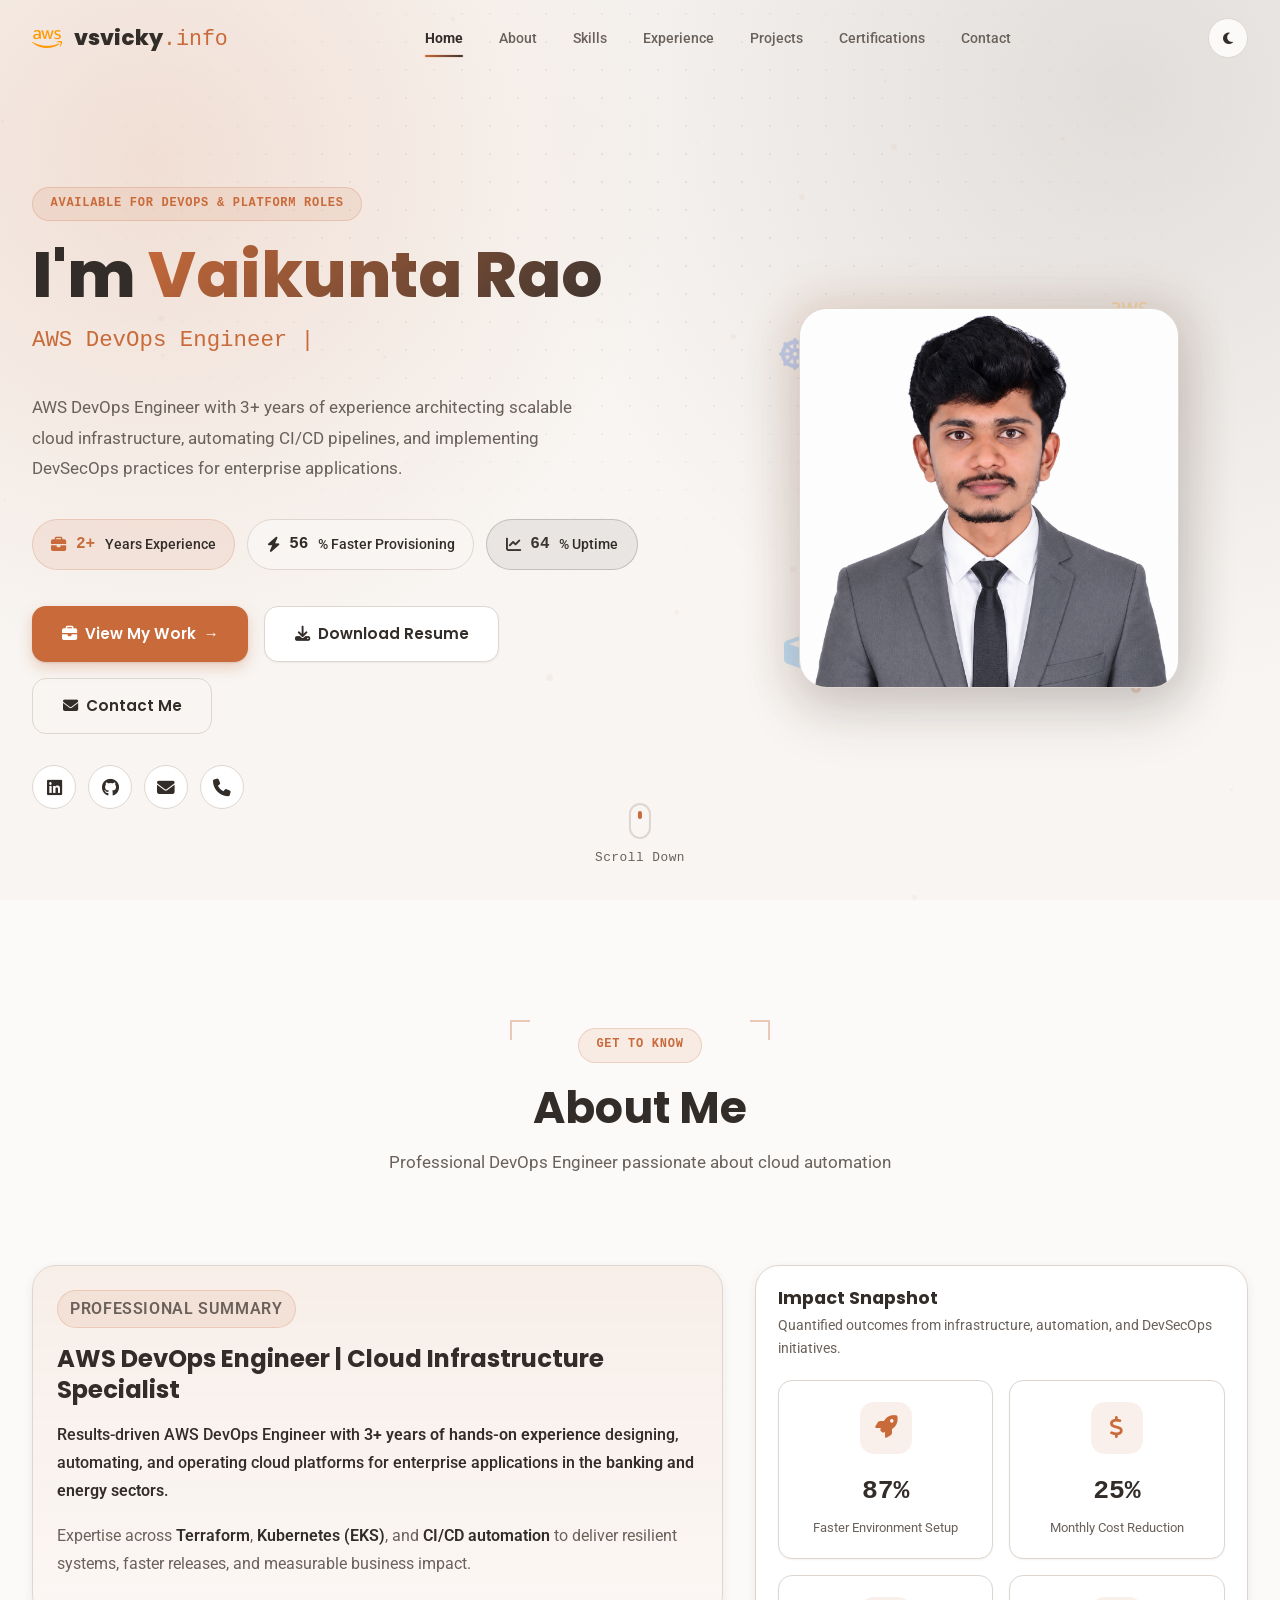
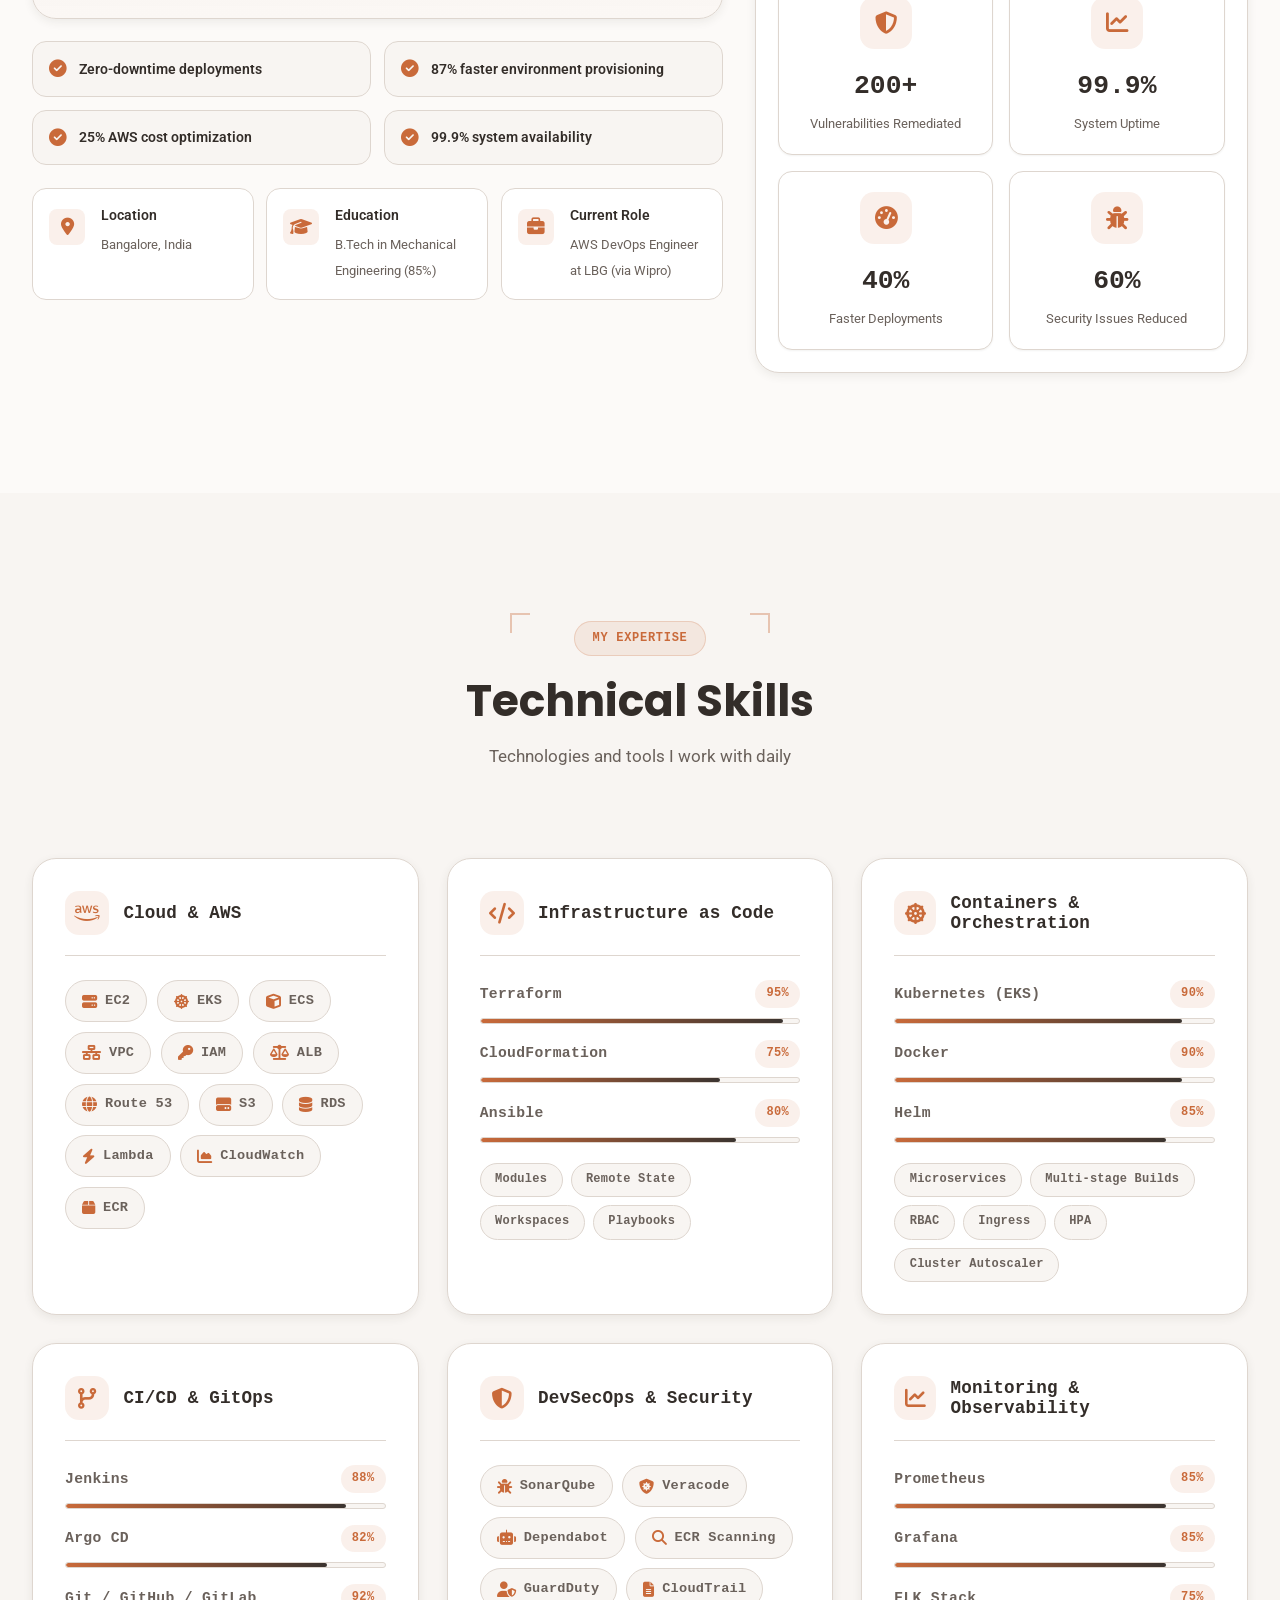
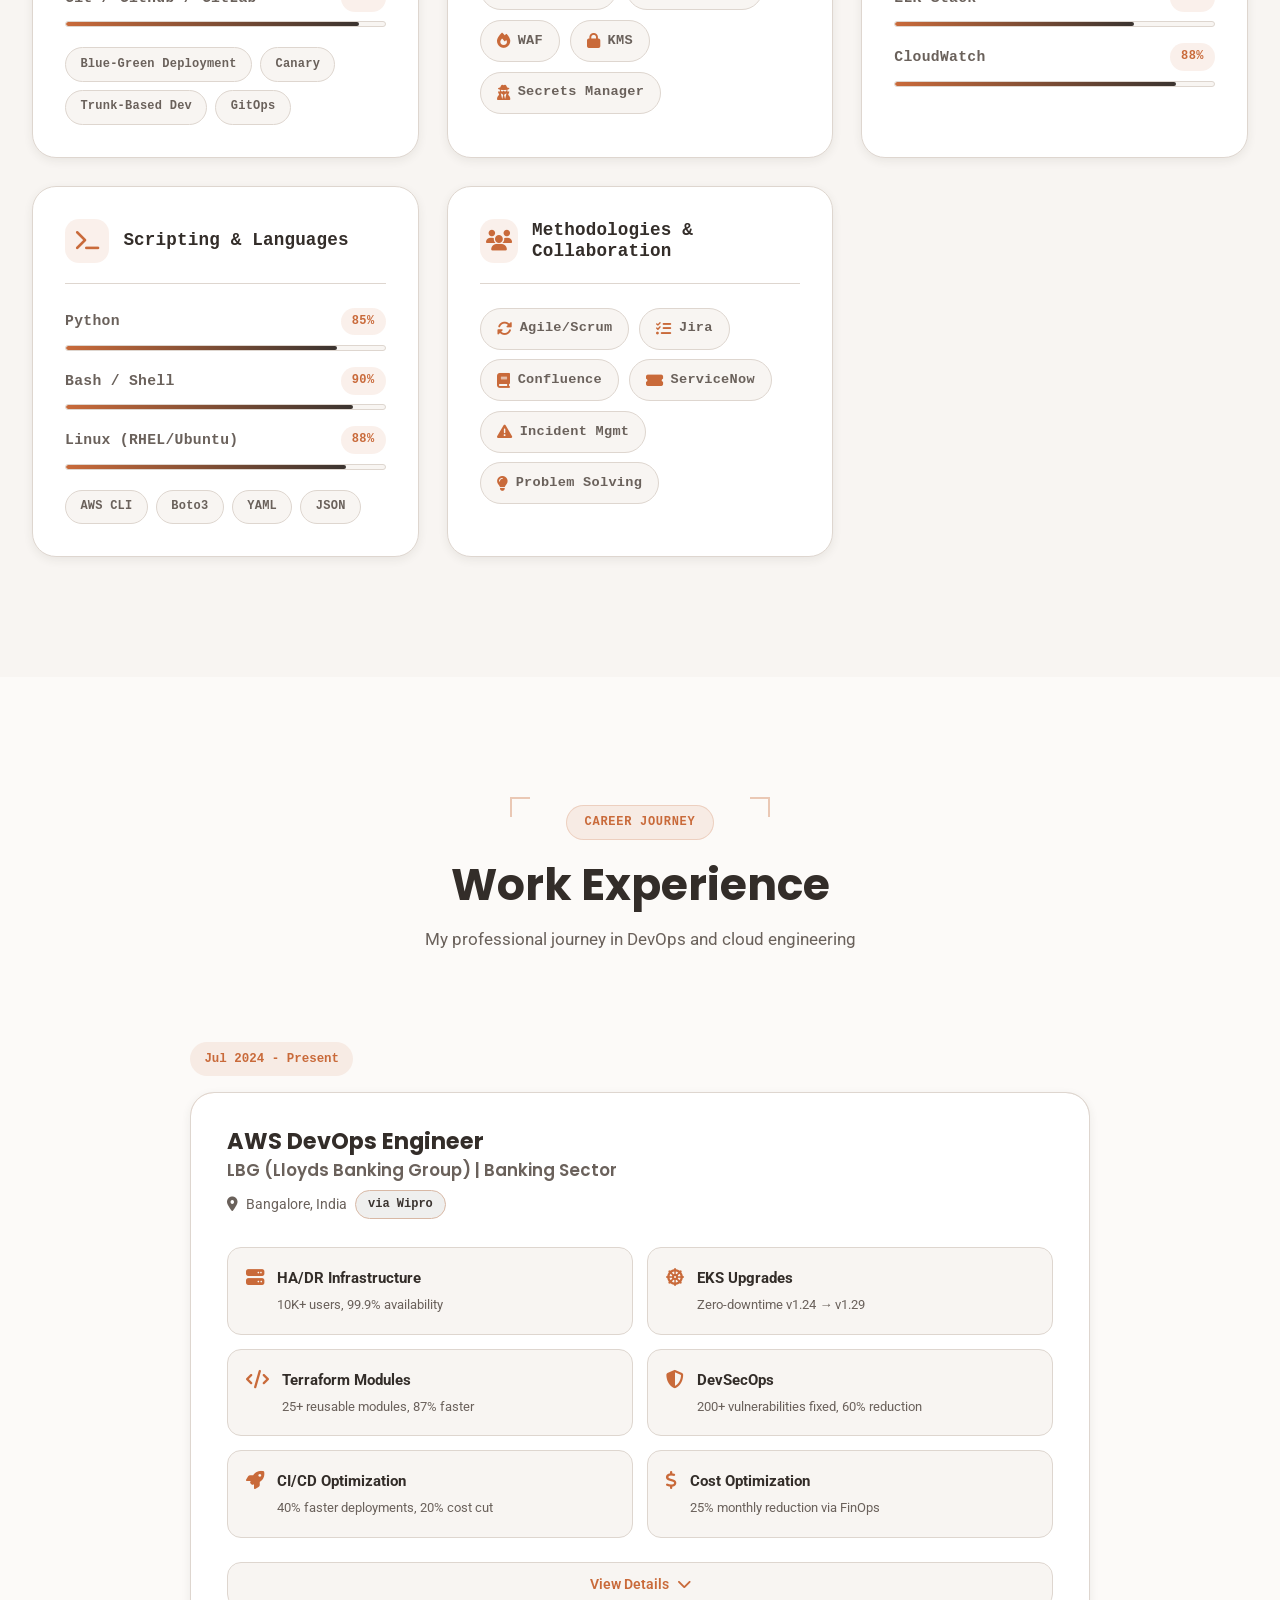
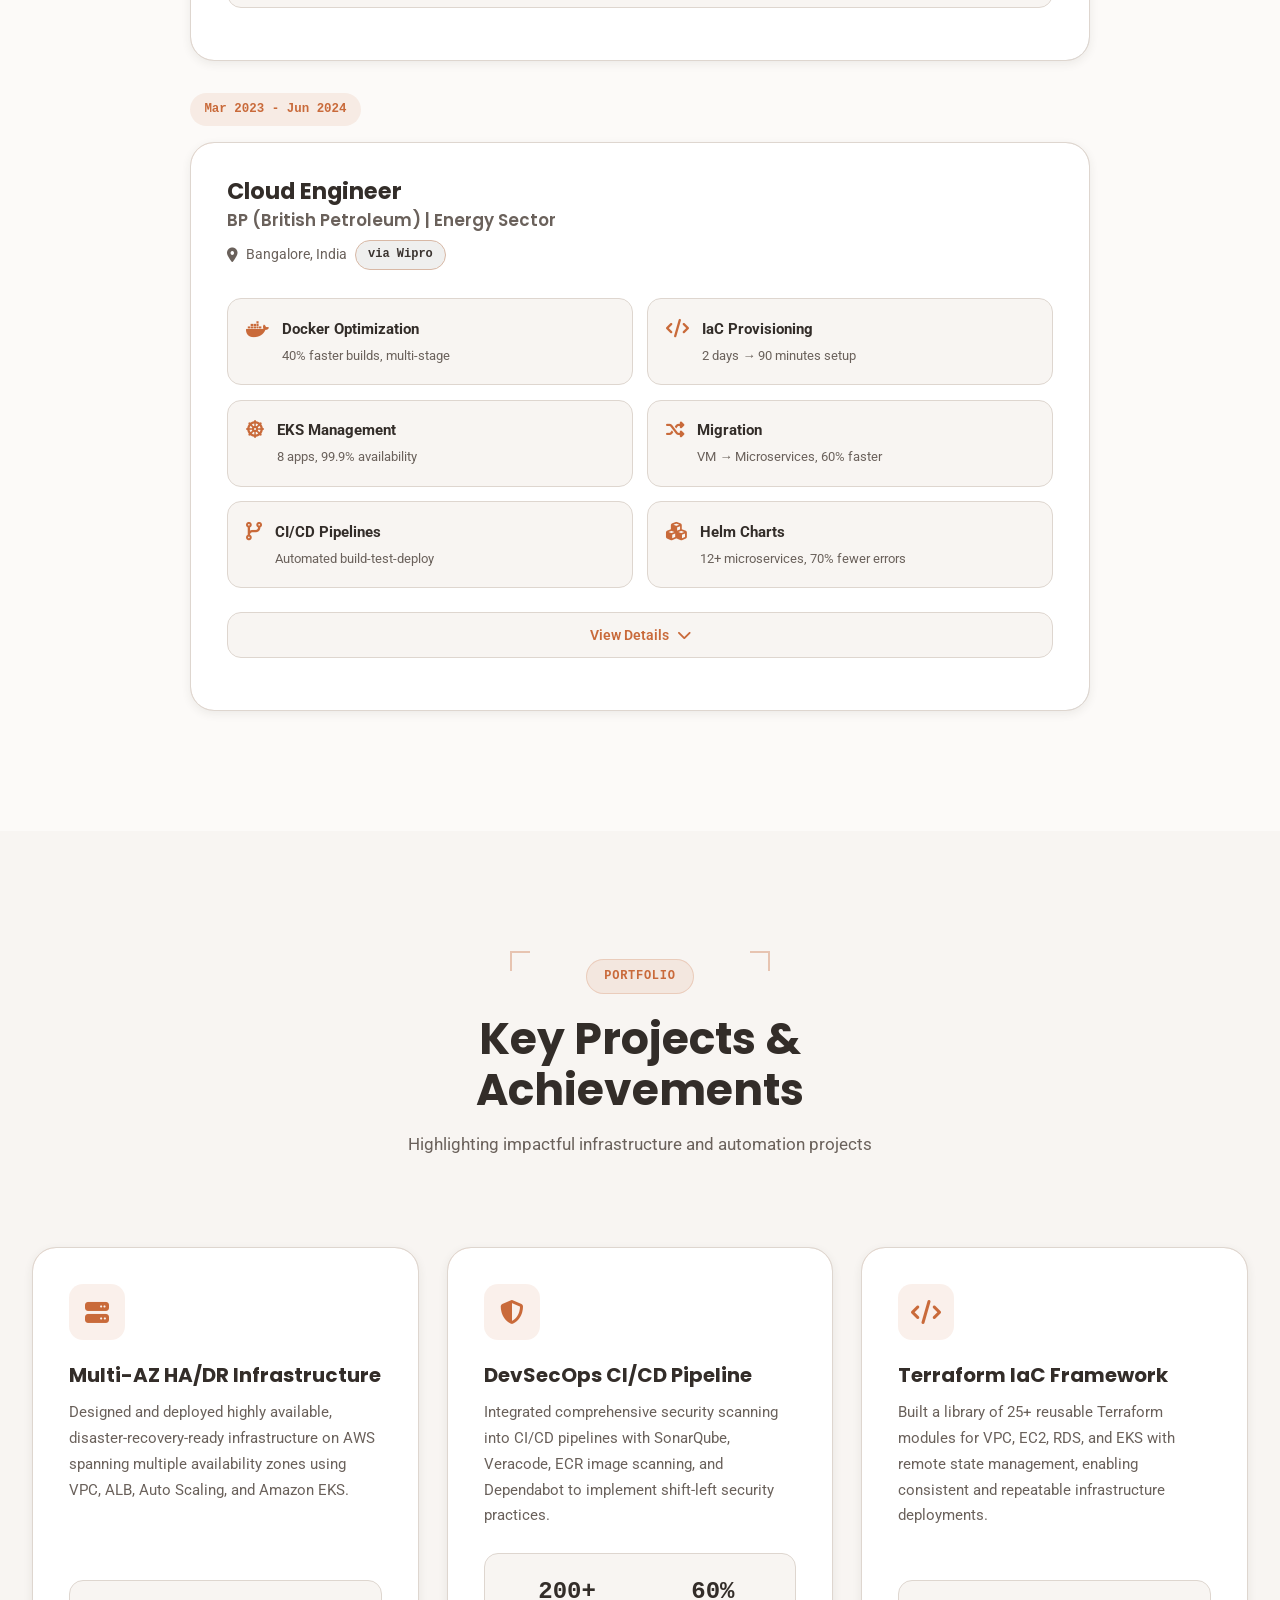
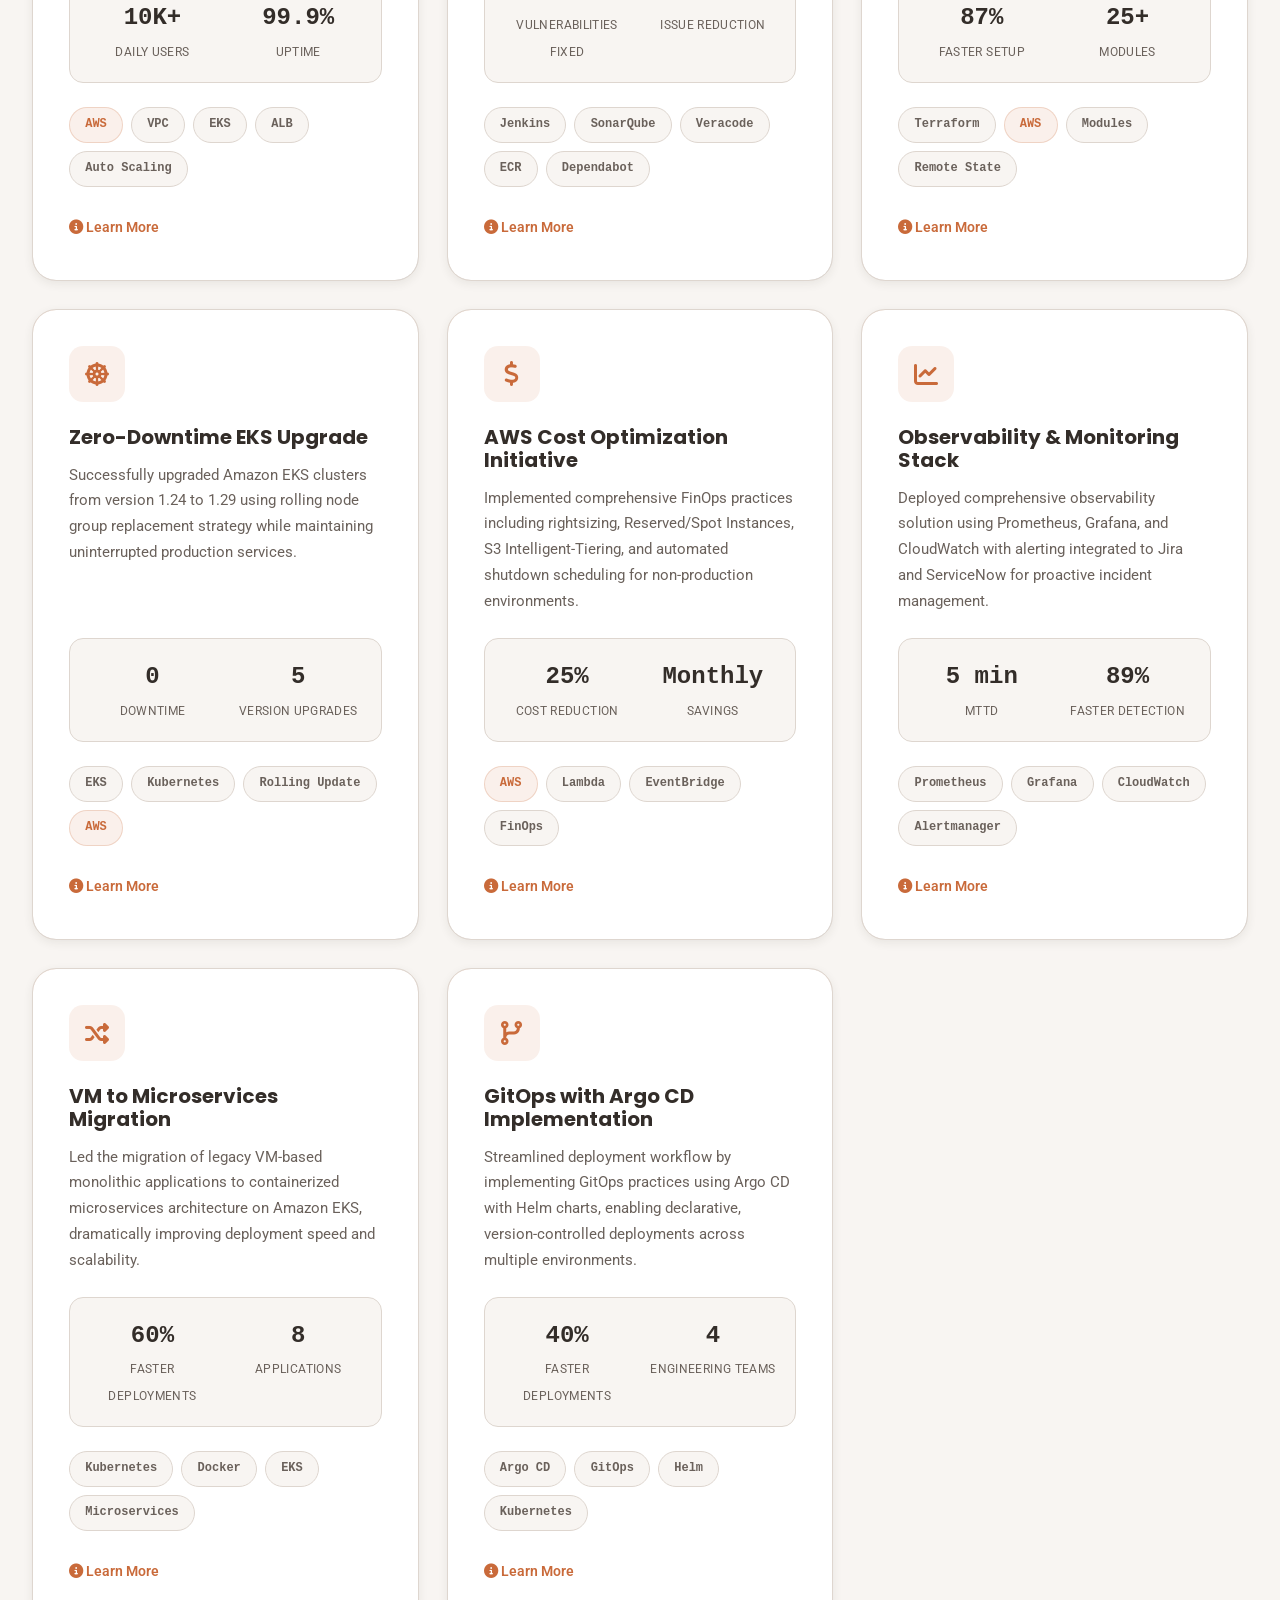
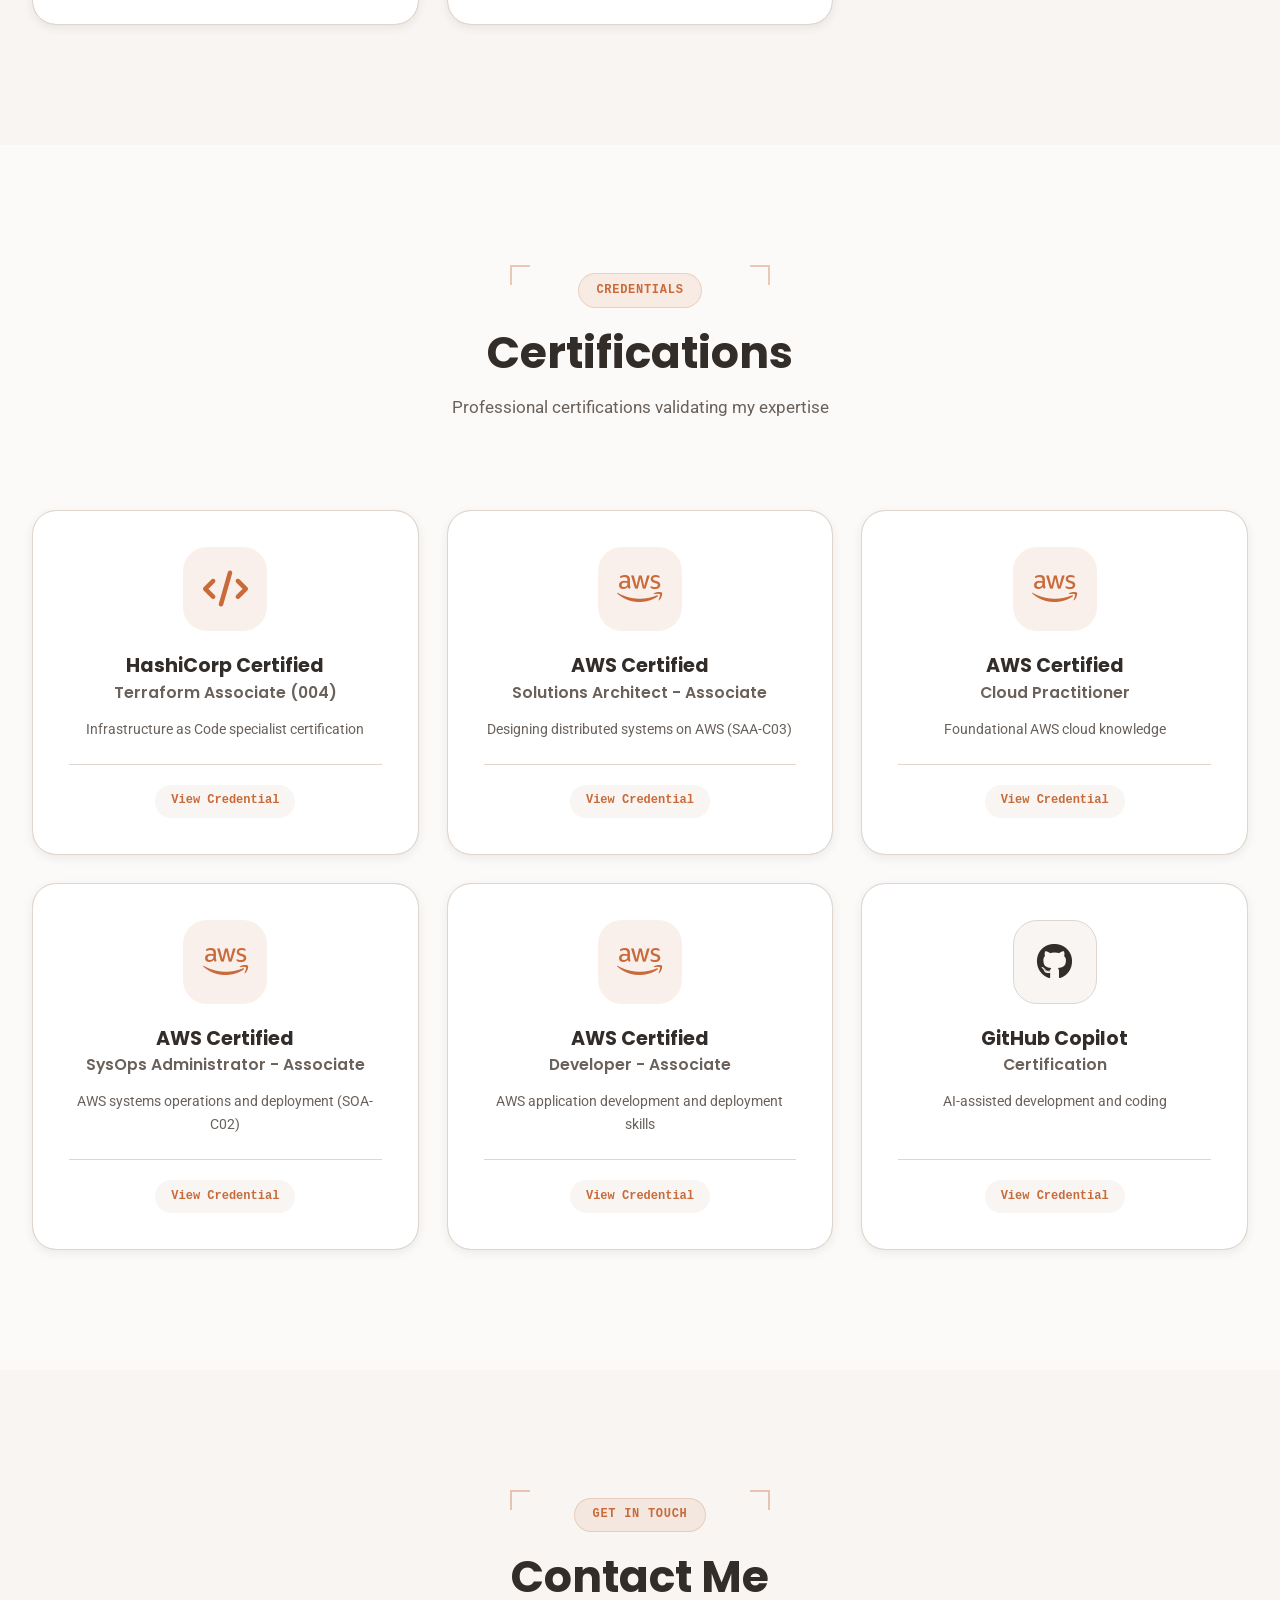
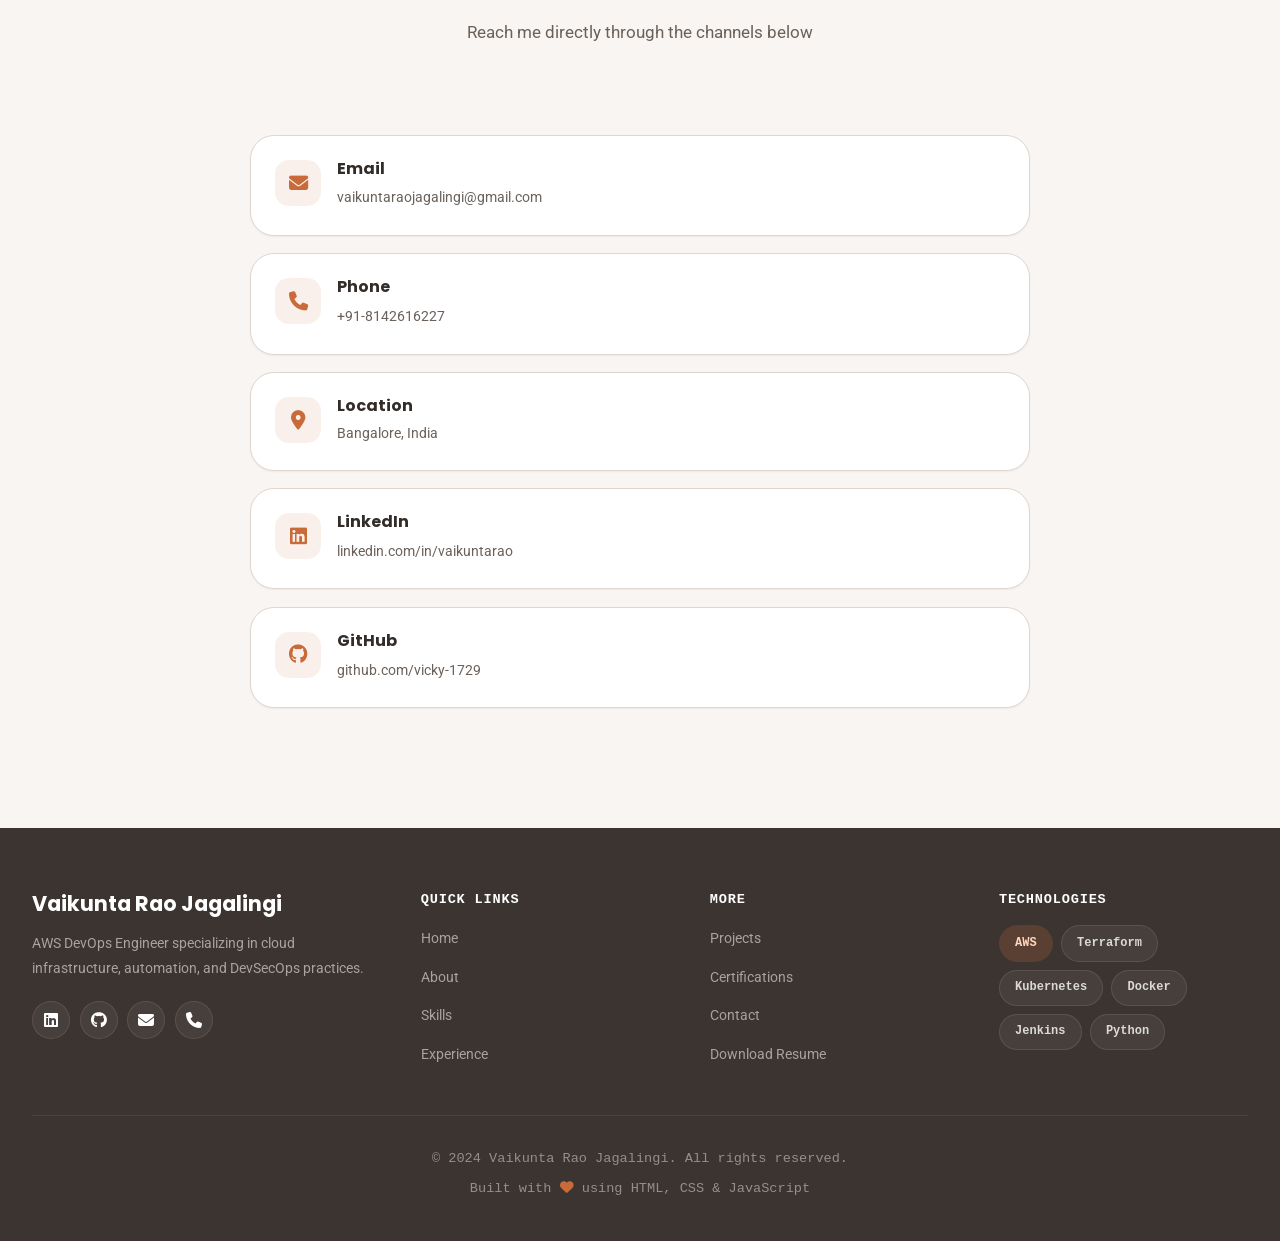
<file: vicky/index.html>
<!doctype html>
<html lang="en">
  <head>
    <meta charset="UTF-8" />
    <meta name="viewport" content="width=device-width, initial-scale=1.0" />
    <meta
      name="description"
      content="Vaikunta Rao Jagalingi - AWS DevOps Engineer with 3+ years of experience in Terraform, Kubernetes, CI/CD, and DevSecOps"
    />
    <meta
      name="keywords"
      content="AWS, DevOps, Terraform, Kubernetes, CI/CD, DevSecOps, Cloud Engineer"
    />
    <meta name="author" content="Vaikunta Rao Jagalingi" />
    <meta name="theme-color" content="#2EA8FF" />

    <!-- Open Graph Meta Tags -->
    <meta
      property="og:title"
      content="Vaikunta Rao Jagalingi - AWS DevOps Engineer"
    />
    <meta
      property="og:description"
      content="Specialized in AWS, Terraform, Kubernetes, and CI/CD automation"
    />
    <meta property="og:type" content="website" />

    <title>Vaikunta Rao Jagalingi | AWS DevOps Engineer</title>

    <!-- Favicon -->
    <link rel="icon" type="image/png" href="images/image.png" />
    <link rel="shortcut icon" href="images/image.png" />
    <link rel="apple-touch-icon" sizes="180x180" href="images/image.png" />

    <link rel="preconnect" href="https://fonts.googleapis.com" />
    <link rel="preconnect" href="https://fonts.gstatic.com" crossorigin />
    <link rel="preconnect" href="https://cdnjs.cloudflare.com" crossorigin />

    <!-- Font Awesome -->
    <link
      rel="stylesheet"
      href="https://cdnjs.cloudflare.com/ajax/libs/font-awesome/6.4.0/css/all.min.css"
    />

    <!-- Google Fonts -->
    <link
      href="https://fonts.googleapis.com/css2?family=Poppins:wght@300;400;500;600;700;800&family=Roboto:wght@300;400;500;700&display=swap"
      rel="stylesheet"
    />

    <!-- AOS Animation Library -->
    <link href="https://unpkg.com/aos@2.3.1/dist/aos.css" rel="stylesheet" />

    <!-- Custom CSS -->
    <link rel="stylesheet" href="css/style.css" />
  </head>
  <body>
    <!-- Loading Screen -->
    <div id="loading-screen">
      <div class="loader">
        <i class="fab fa-aws"></i>
        <div class="loading-text">Loading...</div>
      </div>
    </div>

    <!-- Scroll Progress Bar -->
    <div class="scroll-progress" id="scroll-progress"></div>

    <!-- Navigation -->
    <nav class="navbar" id="navbar">
      <div class="container">
        <div class="nav-brand">
          <a href="#home">
            <i class="fab fa-aws"></i>
            vsvicky<span>.info</span>
          </a>
        </div>
        <ul
          class="nav-menu"
          id="nav-menu"
          aria-label="Primary navigation"
          aria-hidden="true"
        >
          <li><a href="#home" class="nav-link active">Home</a></li>
          <li><a href="#about" class="nav-link">About</a></li>
          <li><a href="#skills" class="nav-link">Skills</a></li>
          <li><a href="#experience" class="nav-link">Experience</a></li>
          <li><a href="#projects" class="nav-link">Projects</a></li>
          <li><a href="#certifications" class="nav-link">Certifications</a></li>
          <li><a href="#contact" class="nav-link">Contact</a></li>
        </ul>
        <div class="nav-actions">
          <button
            class="theme-toggle"
            id="theme-toggle"
            type="button"
            aria-label="Toggle theme"
          >
            <i class="fas fa-moon"></i>
          </button>
          <button
            class="mobile-menu-toggle"
            id="mobile-menu-toggle"
            type="button"
            aria-label="Toggle menu"
            aria-expanded="false"
            aria-controls="nav-menu"
          >
            <span></span>
            <span></span>
            <span></span>
          </button>
        </div>
      </div>
    </nav>

    <!-- Hero Section -->
    <section id="home" class="hero-section">
      <div class="particles" id="particles"></div>
      <div class="container">
        <div class="hero-content" data-aos="fade-up">
          <div class="hero-text">
            <p class="section-label">Available for DevOps & Platform Roles</p>
            <h1 class="hero-title">
              I'm <span class="gradient-text">Vaikunta Rao</span>
            </h1>
            <h2 class="hero-subtitle">
              <span
                class="typing-text"
                id="typing-text"
                aria-live="polite"
              ></span>
              <span class="cursor" aria-hidden="true">|</span>
            </h2>
            <p class="hero-description">
              AWS DevOps Engineer with 3+ years of experience architecting
              scalable cloud infrastructure, automating CI/CD pipelines, and
              implementing DevSecOps practices for enterprise applications.
            </p>
            <div class="hero-stats">
              <div class="stat-item">
                <div class="stat-number" data-count="3" data-suffix="+">0</div>
                <div class="stat-label">Years Experience</div>
              </div>
              <div class="stat-item">
                <div class="stat-number" data-count="87">0</div>
                <div class="stat-label">% Faster Provisioning</div>
              </div>
              <div class="stat-item">
                <div class="stat-number" data-count="99.9">0</div>
                <div class="stat-label">% Uptime</div>
              </div>
            </div>
            <div class="hero-buttons">
              <a href="#projects" class="btn btn-primary">
                <i class="fas fa-briefcase"></i> View My Work
              </a>
              <a href="files/resume.pdf" class="btn btn-secondary" download>
                <i class="fas fa-download"></i> Download Resume
              </a>
              <a href="#contact" class="btn btn-outline">
                <i class="fas fa-envelope"></i> Contact Me
              </a>
            </div>
            <div class="social-links">
              <a
                href="https://linkedin.com/in/vaikuntarao"
                target="_blank"
                rel="noopener noreferrer"
                aria-label="LinkedIn"
              >
                <i class="fab fa-linkedin"></i>
              </a>
              <a
                href="https://github.com/vicky-1729"
                target="_blank"
                rel="noopener noreferrer"
                aria-label="GitHub"
              >
                <i class="fab fa-github"></i>
              </a>
              <a
                href="mailto:vaikuntaraojagalingi@gmail.com"
                aria-label="Email"
              >
                <i class="fas fa-envelope"></i>
              </a>
              <a href="tel:+918142616227" aria-label="Phone">
                <i class="fas fa-phone"></i>
              </a>
            </div>
          </div>
          <div class="hero-image" data-aos="fade-left">
            <div class="image-wrapper">
              <div class="floating-icons">
                <i class="fab fa-aws icon-aws"></i>
                <i class="fas fa-cube icon-docker"></i>
                <i class="fas fa-dharmachakra icon-k8s"></i>
                <i class="fas fa-code-branch icon-git"></i>
              </div>
              <img
                src="images/profile.jpg"
                alt="Vaikunta Rao Jagalingi"
                class="profile-image"
                decoding="async"
                fetchpriority="high"
              />
            </div>
          </div>
        </div>
      </div>
      <div class="scroll-indicator">
        <a href="#about">
          <div class="mouse"></div>
          <span>Scroll Down</span>
        </a>
      </div>
    </section>

    <!-- About Section -->
    <section id="about" class="about-section section">
      <div class="container">
        <div class="section-header" data-aos="fade-up">
          <span class="section-label">Get To Know</span>
          <h2 class="section-title">About Me</h2>
          <p class="section-description">
            Professional DevOps Engineer passionate about cloud automation
          </p>
        </div>
        <div class="about-content">
          <div class="about-text" data-aos="fade-right">
            <div class="about-intro-card">
              <p class="about-kicker">Professional Summary</p>
              <h3>AWS DevOps Engineer | Cloud Infrastructure Specialist</h3>
              <p class="about-lead">
                Results-driven AWS DevOps Engineer with
                <strong>3+ years of hands-on experience</strong>
                designing, automating, and operating cloud platforms for
                enterprise applications in the
                <strong>banking and energy sectors</strong>.
              </p>
              <p>
                Expertise across <strong>Terraform</strong>,
                <strong>Kubernetes (EKS)</strong>, and
                <strong>CI/CD automation</strong> to deliver resilient systems,
                faster releases, and measurable business impact.
              </p>
            </div>

            <div class="about-highlights">
              <div class="highlight-item">
                <i class="fas fa-check-circle"></i>
                <span>Zero-downtime deployments</span>
              </div>
              <div class="highlight-item">
                <i class="fas fa-check-circle"></i>
                <span>87% faster environment provisioning</span>
              </div>
              <div class="highlight-item">
                <i class="fas fa-check-circle"></i>
                <span>25% AWS cost optimization</span>
              </div>
              <div class="highlight-item">
                <i class="fas fa-check-circle"></i>
                <span>99.9% system availability</span>
              </div>
            </div>

            <div class="about-meta-grid">
              <div class="info-item">
                <i class="fas fa-map-marker-alt"></i>
                <div>
                  <strong>Location</strong>
                  <span>Bangalore, India</span>
                </div>
              </div>
              <div class="info-item">
                <i class="fas fa-graduation-cap"></i>
                <div>
                  <strong>Education</strong>
                  <span>B.Tech in Mechanical Engineering (85%)</span>
                </div>
              </div>
              <div class="info-item">
                <i class="fas fa-briefcase"></i>
                <div>
                  <strong>Current Role</strong>
                  <span>AWS DevOps Engineer at LBG (via Wipro)</span>
                </div>
              </div>
            </div>
          </div>
          <div class="about-achievements" data-aos="fade-left">
            <div class="about-achievements-head">
              <h4>Impact Snapshot</h4>
              <p>
                Quantified outcomes from infrastructure, automation, and
                DevSecOps initiatives.
              </p>
            </div>
            <div class="achievement-card">
              <div class="achievement-icon">
                <i class="fas fa-rocket"></i>
              </div>
              <div class="achievement-number">87%</div>
              <div class="achievement-label">Faster Environment Setup</div>
            </div>
            <div class="achievement-card">
              <div class="achievement-icon">
                <i class="fas fa-dollar-sign"></i>
              </div>
              <div class="achievement-number">25%</div>
              <div class="achievement-label">Monthly Cost Reduction</div>
            </div>
            <div class="achievement-card">
              <div class="achievement-icon">
                <i class="fas fa-shield-alt"></i>
              </div>
              <div class="achievement-number">200+</div>
              <div class="achievement-label">Vulnerabilities Remediated</div>
            </div>
            <div class="achievement-card">
              <div class="achievement-icon">
                <i class="fas fa-chart-line"></i>
              </div>
              <div class="achievement-number">99.9%</div>
              <div class="achievement-label">System Uptime</div>
            </div>
            <div class="achievement-card">
              <div class="achievement-icon">
                <i class="fas fa-tachometer-alt"></i>
              </div>
              <div class="achievement-number">40%</div>
              <div class="achievement-label">Faster Deployments</div>
            </div>
            <div class="achievement-card">
              <div class="achievement-icon">
                <i class="fas fa-bug"></i>
              </div>
              <div class="achievement-number">60%</div>
              <div class="achievement-label">Security Issues Reduced</div>
            </div>
          </div>
        </div>
      </div>
    </section>

    <!-- Skills Section -->
    <section id="skills" class="skills-section section">
      <div class="container">
        <div class="section-header" data-aos="fade-up">
          <span class="section-label">My Expertise</span>
          <h2 class="section-title">Technical Skills</h2>
          <p class="section-description">
            Technologies and tools I work with daily
          </p>
        </div>
        <div class="skills-container">
          <!-- Cloud & AWS -->
          <div class="skill-category" data-aos="fade-up" data-aos-delay="100">
            <div class="category-header">
              <i class="fab fa-aws"></i>
              <h3>Cloud & AWS</h3>
            </div>
            <div class="skills-grid">
              <div class="skill-item">
                <div class="skill-icon"><i class="fas fa-server"></i></div>
                <span>EC2</span>
              </div>
              <div class="skill-item">
                <div class="skill-icon">
                  <i class="fas fa-dharmachakra"></i>
                </div>
                <span>EKS</span>
              </div>
              <div class="skill-item">
                <div class="skill-icon"><i class="fas fa-cube"></i></div>
                <span>ECS</span>
              </div>
              <div class="skill-item">
                <div class="skill-icon">
                  <i class="fas fa-network-wired"></i>
                </div>
                <span>VPC</span>
              </div>
              <div class="skill-item">
                <div class="skill-icon"><i class="fas fa-key"></i></div>
                <span>IAM</span>
              </div>
              <div class="skill-item">
                <div class="skill-icon">
                  <i class="fas fa-balance-scale"></i>
                </div>
                <span>ALB</span>
              </div>
              <div class="skill-item">
                <div class="skill-icon"><i class="fas fa-globe"></i></div>
                <span>Route 53</span>
              </div>
              <div class="skill-item">
                <div class="skill-icon"><i class="fas fa-hdd"></i></div>
                <span>S3</span>
              </div>
              <div class="skill-item">
                <div class="skill-icon"><i class="fas fa-database"></i></div>
                <span>RDS</span>
              </div>
              <div class="skill-item">
                <div class="skill-icon"><i class="fas fa-bolt"></i></div>
                <span>Lambda</span>
              </div>
              <div class="skill-item">
                <div class="skill-icon"><i class="fas fa-chart-area"></i></div>
                <span>CloudWatch</span>
              </div>
              <div class="skill-item">
                <div class="skill-icon"><i class="fas fa-box"></i></div>
                <span>ECR</span>
              </div>
            </div>
          </div>

          <!-- Infrastructure as Code -->
          <div class="skill-category" data-aos="fade-up" data-aos-delay="200">
            <div class="category-header">
              <i class="fas fa-code"></i>
              <h3>Infrastructure as Code</h3>
            </div>
            <div class="skill-bars">
              <div class="skill-bar">
                <div class="skill-info">
                  <span>Terraform</span>
                  <span class="skill-percentage">95%</span>
                </div>
                <div class="progress-bar">
                  <div class="progress-fill" style="width: 95%"></div>
                </div>
              </div>
              <div class="skill-bar">
                <div class="skill-info">
                  <span>CloudFormation</span>
                  <span class="skill-percentage">75%</span>
                </div>
                <div class="progress-bar">
                  <div class="progress-fill" style="width: 75%"></div>
                </div>
              </div>
              <div class="skill-bar">
                <div class="skill-info">
                  <span>Ansible</span>
                  <span class="skill-percentage">80%</span>
                </div>
                <div class="progress-bar">
                  <div class="progress-fill" style="width: 80%"></div>
                </div>
              </div>
            </div>
            <div class="skill-tags">
              <span class="skill-tag">Modules</span>
              <span class="skill-tag">Remote State</span>
              <span class="skill-tag">Workspaces</span>
              <span class="skill-tag">Playbooks</span>
            </div>
          </div>

          <!-- Containers & Orchestration -->
          <div class="skill-category" data-aos="fade-up" data-aos-delay="300">
            <div class="category-header">
              <i class="fas fa-dharmachakra"></i>
              <h3>Containers & Orchestration</h3>
            </div>
            <div class="skill-bars">
              <div class="skill-bar">
                <div class="skill-info">
                  <span>Kubernetes (EKS)</span>
                  <span class="skill-percentage">90%</span>
                </div>
                <div class="progress-bar">
                  <div class="progress-fill" style="width: 90%"></div>
                </div>
              </div>
              <div class="skill-bar">
                <div class="skill-info">
                  <span>Docker</span>
                  <span class="skill-percentage">90%</span>
                </div>
                <div class="progress-bar">
                  <div class="progress-fill" style="width: 90%"></div>
                </div>
              </div>
              <div class="skill-bar">
                <div class="skill-info">
                  <span>Helm</span>
                  <span class="skill-percentage">85%</span>
                </div>
                <div class="progress-bar">
                  <div class="progress-fill" style="width: 85%"></div>
                </div>
              </div>
            </div>
            <div class="skill-tags">
              <span class="skill-tag">Microservices</span>
              <span class="skill-tag">Multi-stage Builds</span>
              <span class="skill-tag">RBAC</span>
              <span class="skill-tag">Ingress</span>
              <span class="skill-tag">HPA</span>
              <span class="skill-tag">Cluster Autoscaler</span>
            </div>
          </div>

          <!-- CI/CD & GitOps -->
          <div class="skill-category" data-aos="fade-up" data-aos-delay="400">
            <div class="category-header">
              <i class="fas fa-code-branch"></i>
              <h3>CI/CD & GitOps</h3>
            </div>
            <div class="skill-bars">
              <div class="skill-bar">
                <div class="skill-info">
                  <span>Jenkins</span>
                  <span class="skill-percentage">88%</span>
                </div>
                <div class="progress-bar">
                  <div class="progress-fill" style="width: 88%"></div>
                </div>
              </div>
              <div class="skill-bar">
                <div class="skill-info">
                  <span>Argo CD</span>
                  <span class="skill-percentage">82%</span>
                </div>
                <div class="progress-bar">
                  <div class="progress-fill" style="width: 82%"></div>
                </div>
              </div>
              <div class="skill-bar">
                <div class="skill-info">
                  <span>Git / GitHub / GitLab</span>
                  <span class="skill-percentage">92%</span>
                </div>
                <div class="progress-bar">
                  <div class="progress-fill" style="width: 92%"></div>
                </div>
              </div>
            </div>
            <div class="skill-tags">
              <span class="skill-tag">Blue-Green Deployment</span>
              <span class="skill-tag">Canary</span>
              <span class="skill-tag">Trunk-Based Dev</span>
              <span class="skill-tag">GitOps</span>
            </div>
          </div>

          <!-- DevSecOps & Security -->
          <div class="skill-category" data-aos="fade-up" data-aos-delay="500">
            <div class="category-header">
              <i class="fas fa-shield-alt"></i>
              <h3>DevSecOps & Security</h3>
            </div>
            <div class="skills-grid">
              <div class="skill-item">
                <div class="skill-icon"><i class="fas fa-bug"></i></div>
                <span>SonarQube</span>
              </div>
              <div class="skill-item">
                <div class="skill-icon">
                  <i class="fas fa-shield-virus"></i>
                </div>
                <span>Veracode</span>
              </div>
              <div class="skill-item">
                <div class="skill-icon"><i class="fas fa-robot"></i></div>
                <span>Dependabot</span>
              </div>
              <div class="skill-item">
                <div class="skill-icon"><i class="fas fa-search"></i></div>
                <span>ECR Scanning</span>
              </div>
              <div class="skill-item">
                <div class="skill-icon"><i class="fas fa-user-shield"></i></div>
                <span>GuardDuty</span>
              </div>
              <div class="skill-item">
                <div class="skill-icon"><i class="fas fa-file-alt"></i></div>
                <span>CloudTrail</span>
              </div>
              <div class="skill-item">
                <div class="skill-icon"><i class="fas fa-fire"></i></div>
                <span>WAF</span>
              </div>
              <div class="skill-item">
                <div class="skill-icon"><i class="fas fa-lock"></i></div>
                <span>KMS</span>
              </div>
              <div class="skill-item">
                <div class="skill-icon"><i class="fas fa-user-secret"></i></div>
                <span>Secrets Manager</span>
              </div>
            </div>
          </div>

          <!-- Monitoring & Observability -->
          <div class="skill-category" data-aos="fade-up" data-aos-delay="600">
            <div class="category-header">
              <i class="fas fa-chart-line"></i>
              <h3>Monitoring & Observability</h3>
            </div>
            <div class="skill-bars">
              <div class="skill-bar">
                <div class="skill-info">
                  <span>Prometheus</span>
                  <span class="skill-percentage">85%</span>
                </div>
                <div class="progress-bar">
                  <div class="progress-fill" style="width: 85%"></div>
                </div>
              </div>
              <div class="skill-bar">
                <div class="skill-info">
                  <span>Grafana</span>
                  <span class="skill-percentage">85%</span>
                </div>
                <div class="progress-bar">
                  <div class="progress-fill" style="width: 85%"></div>
                </div>
              </div>
              <div class="skill-bar">
                <div class="skill-info">
                  <span>ELK Stack</span>
                  <span class="skill-percentage">75%</span>
                </div>
                <div class="progress-bar">
                  <div class="progress-fill" style="width: 75%"></div>
                </div>
              </div>
              <div class="skill-bar">
                <div class="skill-info">
                  <span>CloudWatch</span>
                  <span class="skill-percentage">88%</span>
                </div>
                <div class="progress-bar">
                  <div class="progress-fill" style="width: 88%"></div>
                </div>
              </div>
            </div>
          </div>

          <!-- Scripting & Languages -->
          <div class="skill-category" data-aos="fade-up" data-aos-delay="700">
            <div class="category-header">
              <i class="fas fa-terminal"></i>
              <h3>Scripting & Languages</h3>
            </div>
            <div class="skill-bars">
              <div class="skill-bar">
                <div class="skill-info">
                  <span>Python</span>
                  <span class="skill-percentage">85%</span>
                </div>
                <div class="progress-bar">
                  <div class="progress-fill" style="width: 85%"></div>
                </div>
              </div>
              <div class="skill-bar">
                <div class="skill-info">
                  <span>Bash / Shell</span>
                  <span class="skill-percentage">90%</span>
                </div>
                <div class="progress-bar">
                  <div class="progress-fill" style="width: 90%"></div>
                </div>
              </div>
              <div class="skill-bar">
                <div class="skill-info">
                  <span>Linux (RHEL/Ubuntu)</span>
                  <span class="skill-percentage">88%</span>
                </div>
                <div class="progress-bar">
                  <div class="progress-fill" style="width: 88%"></div>
                </div>
              </div>
            </div>
            <div class="skill-tags">
              <span class="skill-tag">AWS CLI</span>
              <span class="skill-tag">Boto3</span>
              <span class="skill-tag">YAML</span>
              <span class="skill-tag">JSON</span>
            </div>
          </div>

          <!-- Methodologies -->
          <div class="skill-category" data-aos="fade-up" data-aos-delay="800">
            <div class="category-header">
              <i class="fas fa-users"></i>
              <h3>Methodologies & Collaboration</h3>
            </div>
            <div class="skills-grid">
              <div class="skill-item">
                <div class="skill-icon"><i class="fas fa-sync-alt"></i></div>
                <span>Agile/Scrum</span>
              </div>
              <div class="skill-item">
                <div class="skill-icon"><i class="fas fa-tasks"></i></div>
                <span>Jira</span>
              </div>
              <div class="skill-item">
                <div class="skill-icon"><i class="fas fa-book"></i></div>
                <span>Confluence</span>
              </div>
              <div class="skill-item">
                <div class="skill-icon"><i class="fas fa-ticket-alt"></i></div>
                <span>ServiceNow</span>
              </div>
              <div class="skill-item">
                <div class="skill-icon">
                  <i class="fas fa-exclamation-triangle"></i>
                </div>
                <span>Incident Mgmt</span>
              </div>
              <div class="skill-item">
                <div class="skill-icon"><i class="fas fa-lightbulb"></i></div>
                <span>Problem Solving</span>
              </div>
            </div>
          </div>
        </div>
      </div>
    </section>

    <!-- Experience Section -->
    <section id="experience" class="experience-section section">
      <div class="container">
        <div class="section-header" data-aos="fade-up">
          <span class="section-label">Career Journey</span>
          <h2 class="section-title">Work Experience</h2>
          <p class="section-description">
            My professional journey in DevOps and cloud engineering
          </p>
        </div>
        <div class="timeline">
          <!-- LBG Experience -->
          <div class="timeline-item" data-aos="fade-right">
            <div class="timeline-dot"></div>
            <div class="timeline-date">Jul 2024 - Present</div>
            <div class="timeline-content">
              <div class="company-header">
                <div>
                  <h3>AWS DevOps Engineer</h3>
                  <h4>LBG (Lloyds Banking Group) | Banking Sector</h4>
                  <p class="location">
                    <i class="fas fa-map-marker-alt"></i> Bangalore, India
                    <span class="tag">via Wipro</span>
                  </p>
                </div>
              </div>
              <div class="experience-highlights">
                <div class="highlight-card">
                  <i class="fas fa-server"></i>
                  <div>
                    <strong>HA/DR Infrastructure</strong>
                    <p>10K+ users, 99.9% availability</p>
                  </div>
                </div>
                <div class="highlight-card">
                  <i class="fas fa-dharmachakra"></i>
                  <div>
                    <strong>EKS Upgrades</strong>
                    <p>Zero-downtime v1.24 → v1.29</p>
                  </div>
                </div>
                <div class="highlight-card">
                  <i class="fas fa-code"></i>
                  <div>
                    <strong>Terraform Modules</strong>
                    <p>25+ reusable modules, 87% faster</p>
                  </div>
                </div>
                <div class="highlight-card">
                  <i class="fas fa-shield-alt"></i>
                  <div>
                    <strong>DevSecOps</strong>
                    <p>200+ vulnerabilities fixed, 60% reduction</p>
                  </div>
                </div>
                <div class="highlight-card">
                  <i class="fas fa-rocket"></i>
                  <div>
                    <strong>CI/CD Optimization</strong>
                    <p>40% faster deployments, 20% cost cut</p>
                  </div>
                </div>
                <div class="highlight-card">
                  <i class="fas fa-dollar-sign"></i>
                  <div>
                    <strong>Cost Optimization</strong>
                    <p>25% monthly reduction via FinOps</p>
                  </div>
                </div>
              </div>
              <button
                class="expand-btn"
                type="button"
                aria-expanded="false"
                data-expand-details
              >
                <span>View Details</span>
                <i class="fas fa-chevron-down"></i>
              </button>
              <div class="experience-details">
                <ul class="responsibilities">
                  <li>
                    <i class="fas fa-check"></i>
                    Architected HA/DR infrastructure on AWS using VPC, ALB, Auto
                    Scaling Groups, and EKS across multiple Availability Zones
                    with defined RTO/RPO targets, supporting 10K+ daily users at
                    99.9% availability
                  </li>
                  <li>
                    <i class="fas fa-check"></i>
                    Executed zero-downtime Amazon EKS upgrades from v1.24 to
                    v1.29 using rolling node group replacement while maintaining
                    uninterrupted production services
                  </li>
                  <li>
                    <i class="fas fa-check"></i>
                    Developed 25+ reusable Terraform modules (VPC, EC2, RDS,
                    EKS) using IaC principles with remote state, cutting
                    environment setup time by 87%
                  </li>
                  <li>
                    <i class="fas fa-check"></i>
                    Embedded Shift-Left security into CI/CD by integrating
                    SonarQube, Veracode, ECR image scanning, and Dependabot,
                    remediating 200+ vulnerabilities
                  </li>
                  <li>
                    <i class="fas fa-check"></i>
                    Cut security-related issues by 60% and reduced defects
                    escaping to QA/production by 50%
                  </li>
                  <li>
                    <i class="fas fa-check"></i>
                    Streamlined centralized CI/CD pipelines using Jenkins and
                    Argo CD (GitOps) with Helm-based releases across 4
                    engineering teams
                  </li>
                  <li>
                    <i class="fas fa-check"></i>
                    Migrated branching strategy from GitFlow to trunk-based
                    development, decreasing merge conflicts by 50%
                  </li>
                  <li>
                    <i class="fas fa-check"></i>
                    Optimized AWS costs through FinOps practices including
                    rightsizing, Reserved/Spot Instances, S3
                    Intelligent-Tiering, achieving 25% monthly cost reduction
                  </li>
                  <li>
                    <i class="fas fa-check"></i>
                    Deployed observability stack (Prometheus, Grafana,
                    CloudWatch), lowering MTTD from 45 minutes to under 5
                    minutes
                  </li>
                  <li>
                    <i class="fas fa-check"></i>
                    Collaborated in Agile/Scrum ceremonies with cross-functional
                    teams to align infrastructure delivery with sprint goals
                  </li>
                </ul>
                <div class="tech-stack">
                  <span class="tech-badge aws">AWS</span>
                  <span class="tech-badge">EKS</span>
                  <span class="tech-badge">Terraform</span>
                  <span class="tech-badge">Jenkins</span>
                  <span class="tech-badge">Argo CD</span>
                  <span class="tech-badge">Helm</span>
                  <span class="tech-badge">SonarQube</span>
                  <span class="tech-badge">Veracode</span>
                  <span class="tech-badge">Prometheus</span>
                  <span class="tech-badge">Grafana</span>
                  <span class="tech-badge">Python</span>
                  <span class="tech-badge">Bash</span>
                </div>
              </div>
            </div>
          </div>

          <!-- BP Experience -->
          <div class="timeline-item" data-aos="fade-left">
            <div class="timeline-dot"></div>
            <div class="timeline-date">Mar 2023 - Jun 2024</div>
            <div class="timeline-content">
              <div class="company-header">
                <div>
                  <h3>Cloud Engineer</h3>
                  <h4>BP (British Petroleum) | Energy Sector</h4>
                  <p class="location">
                    <i class="fas fa-map-marker-alt"></i> Bangalore, India
                    <span class="tag">via Wipro</span>
                  </p>
                </div>
              </div>
              <div class="experience-highlights">
                <div class="highlight-card">
                  <i class="fab fa-docker"></i>
                  <div>
                    <strong>Docker Optimization</strong>
                    <p>40% faster builds, multi-stage</p>
                  </div>
                </div>
                <div class="highlight-card">
                  <i class="fas fa-code"></i>
                  <div>
                    <strong>IaC Provisioning</strong>
                    <p>2 days → 90 minutes setup</p>
                  </div>
                </div>
                <div class="highlight-card">
                  <i class="fas fa-dharmachakra"></i>
                  <div>
                    <strong>EKS Management</strong>
                    <p>8 apps, 99.9% availability</p>
                  </div>
                </div>
                <div class="highlight-card">
                  <i class="fas fa-random"></i>
                  <div>
                    <strong>Migration</strong>
                    <p>VM → Microservices, 60% faster</p>
                  </div>
                </div>
                <div class="highlight-card">
                  <i class="fas fa-code-branch"></i>
                  <div>
                    <strong>CI/CD Pipelines</strong>
                    <p>Automated build-test-deploy</p>
                  </div>
                </div>
                <div class="highlight-card">
                  <i class="fas fa-cubes"></i>
                  <div>
                    <strong>Helm Charts</strong>
                    <p>12+ microservices, 70% fewer errors</p>
                  </div>
                </div>
              </div>
              <button
                class="expand-btn"
                type="button"
                aria-expanded="false"
                data-expand-details
              >
                <span>View Details</span>
                <i class="fas fa-chevron-down"></i>
              </button>
              <div class="experience-details">
                <ul class="responsibilities">
                  <li>
                    <i class="fas fa-check"></i>
                    Optimized Docker images using multi-stage builds, enabling
                    build once run anywhere approach, reducing build time by 40%
                  </li>
                  <li>
                    <i class="fas fa-check"></i>
                    Provisioned AWS infrastructure using Terraform workspaces
                    and remote state across 6 engineering teams, reducing
                    environment setup time from 2 days to 90 minutes
                  </li>
                  <li>
                    <i class="fas fa-check"></i>
                    Managed Amazon EKS clusters including RBAC, Helm, rolling
                    updates, HPA, and workload scaling, sustaining 99.9%
                    availability across 8 production microservices
                  </li>
                  <li>
                    <i class="fas fa-check"></i>
                    Migrated legacy VM-based monolithic applications to
                    Kubernetes (EKS)-based microservices architecture, achieving
                    60% faster deployments
                  </li>
                  <li>
                    <i class="fas fa-check"></i>
                    Built and maintained CI/CD pipelines using Jenkins to
                    automate build, test, and deployment stages
                  </li>
                  <li>
                    <i class="fas fa-check"></i>
                    Standardized Helm charts for 12+ microservices, enabling
                    parameterized deployments with 70% fewer config errors
                  </li>
                  <li>
                    <i class="fas fa-check"></i>
                    Partnered with development, QA, and infrastructure teams
                    across Agile SDLC to coordinate releases and troubleshoot
                    production issues
                  </li>
                  <li>
                    <i class="fas fa-check"></i>
                    Automated Linux administration and configuration management
                    using Ansible, Python, Bash, AWS CLI, and Boto3
                  </li>
                </ul>
                <div class="tech-stack">
                  <span class="tech-badge aws">AWS</span>
                  <span class="tech-badge">EKS</span>
                  <span class="tech-badge">Docker</span>
                  <span class="tech-badge">Terraform</span>
                  <span class="tech-badge">Jenkins</span>
                  <span class="tech-badge">Helm</span>
                  <span class="tech-badge">Ansible</span>
                  <span class="tech-badge">Python</span>
                  <span class="tech-badge">Bash</span>
                  <span class="tech-badge">Kubernetes</span>
                </div>
              </div>
            </div>
          </div>
        </div>
      </div>
    </section>

    <!-- Projects Section -->
    <section id="projects" class="projects-section section">
      <div class="container">
        <div class="section-header" data-aos="fade-up">
          <span class="section-label">Portfolio</span>
          <h2 class="section-title">Key Projects & Achievements</h2>
          <p class="section-description">
            Highlighting impactful infrastructure and automation projects
          </p>
        </div>
        <div class="projects-grid">
          <!-- Project 1 -->
          <div class="project-card" data-aos="fade-up" data-aos-delay="100">
            <div class="project-icon">
              <i class="fas fa-server"></i>
            </div>
            <h3>Multi-AZ HA/DR Infrastructure</h3>
            <p class="project-mono-light">
              Designed and deployed highly available, disaster-recovery-ready
              infrastructure on AWS spanning multiple availability zones using
              VPC, ALB, Auto Scaling, and Amazon EKS.
            </p>
            <div class="project-metrics">
              <div class="metric">
                <strong>10K+</strong>
                <span>Daily Users</span>
              </div>
              <div class="metric">
                <strong>99.9%</strong>
                <span>Uptime</span>
              </div>
            </div>
            <div class="project-tech">
              <span class="tech-badge aws">AWS</span>
              <span class="tech-badge">VPC</span>
              <span class="tech-badge">EKS</span>
              <span class="tech-badge">ALB</span>
              <span class="tech-badge">Auto Scaling</span>
            </div>
            <div class="project-links">
              <button
                class="btn-link project-learn-more"
                type="button"
                data-project-id="project1"
              >
                <i class="fas fa-info-circle"></i> Learn More
              </button>
            </div>
          </div>

          <!-- Project 2 -->
          <div class="project-card" data-aos="fade-up" data-aos-delay="200">
            <div class="project-icon">
              <i class="fas fa-shield-alt"></i>
            </div>
            <h3>DevSecOps CI/CD Pipeline</h3>
            <p>
              Integrated comprehensive security scanning into CI/CD pipelines
              with SonarQube, Veracode, ECR image scanning, and Dependabot to
              implement shift-left security practices.
            </p>
            <div class="project-metrics">
              <div class="metric">
                <strong>200+</strong>
                <span>Vulnerabilities Fixed</span>
              </div>
              <div class="metric">
                <strong>60%</strong>
                <span>Issue Reduction</span>
              </div>
            </div>
            <div class="project-tech">
              <span class="tech-badge">Jenkins</span>
              <span class="tech-badge">SonarQube</span>
              <span class="tech-badge">Veracode</span>
              <span class="tech-badge">ECR</span>
              <span class="tech-badge">Dependabot</span>
            </div>
            <div class="project-links">
              <button
                class="btn-link project-learn-more"
                type="button"
                data-project-id="project2"
              >
                <i class="fas fa-info-circle"></i> Learn More
              </button>
            </div>
          </div>

          <!-- Project 3 -->
          <div class="project-card" data-aos="fade-up" data-aos-delay="300">
            <div class="project-icon">
              <i class="fas fa-code"></i>
            </div>
            <h3>Terraform IaC Framework</h3>
            <p>
              Built a library of 25+ reusable Terraform modules for VPC, EC2,
              RDS, and EKS with remote state management, enabling consistent and
              repeatable infrastructure deployments.
            </p>
            <div class="project-metrics">
              <div class="metric">
                <strong>87%</strong>
                <span>Faster Setup</span>
              </div>
              <div class="metric">
                <strong>25+</strong>
                <span>Modules</span>
              </div>
            </div>
            <div class="project-tech">
              <span class="tech-badge">Terraform</span>
              <span class="tech-badge aws">AWS</span>
              <span class="tech-badge">Modules</span>
              <span class="tech-badge">Remote State</span>
            </div>
            <div class="project-links">
              <button
                class="btn-link project-learn-more"
                type="button"
                data-project-id="project3"
              >
                <i class="fas fa-info-circle"></i> Learn More
              </button>
            </div>
          </div>

          <!-- Project 4 -->
          <div class="project-card" data-aos="fade-up" data-aos-delay="400">
            <div class="project-icon">
              <i class="fas fa-dharmachakra"></i>
            </div>
            <h3>Zero-Downtime EKS Upgrade</h3>
            <p>
              Successfully upgraded Amazon EKS clusters from version 1.24 to
              1.29 using rolling node group replacement strategy while
              maintaining uninterrupted production services.
            </p>
            <div class="project-metrics">
              <div class="metric">
                <strong>0</strong>
                <span>Downtime</span>
              </div>
              <div class="metric">
                <strong>5</strong>
                <span>Version Upgrades</span>
              </div>
            </div>
            <div class="project-tech">
              <span class="tech-badge">EKS</span>
              <span class="tech-badge">Kubernetes</span>
              <span class="tech-badge">Rolling Update</span>
              <span class="tech-badge aws">AWS</span>
            </div>
            <div class="project-links">
              <button
                class="btn-link project-learn-more"
                type="button"
                data-project-id="project4"
              >
                <i class="fas fa-info-circle"></i> Learn More
              </button>
            </div>
          </div>

          <!-- Project 5 -->
          <div class="project-card" data-aos="fade-up" data-aos-delay="500">
            <div class="project-icon">
              <i class="fas fa-dollar-sign"></i>
            </div>
            <h3>AWS Cost Optimization Initiative</h3>
            <p>
              Implemented comprehensive FinOps practices including rightsizing,
              Reserved/Spot Instances, S3 Intelligent-Tiering, and automated
              shutdown scheduling for non-production environments.
            </p>
            <div class="project-metrics">
              <div class="metric">
                <strong>25%</strong>
                <span>Cost Reduction</span>
              </div>
              <div class="metric">
                <strong>Monthly</strong>
                <span>Savings</span>
              </div>
            </div>
            <div class="project-tech">
              <span class="tech-badge aws">AWS</span>
              <span class="tech-badge">Lambda</span>
              <span class="tech-badge">EventBridge</span>
              <span class="tech-badge">FinOps</span>
            </div>
            <div class="project-links">
              <button
                class="btn-link project-learn-more"
                type="button"
                data-project-id="project5"
              >
                <i class="fas fa-info-circle"></i> Learn More
              </button>
            </div>
          </div>

          <!-- Project 6 -->
          <div class="project-card" data-aos="fade-up" data-aos-delay="600">
            <div class="project-icon">
              <i class="fas fa-chart-line"></i>
            </div>
            <h3>Observability & Monitoring Stack</h3>
            <p>
              Deployed comprehensive observability solution using Prometheus,
              Grafana, and CloudWatch with alerting integrated to Jira and
              ServiceNow for proactive incident management.
            </p>
            <div class="project-metrics">
              <div class="metric">
                <strong>5 min</strong>
                <span>MTTD</span>
              </div>
              <div class="metric">
                <strong>89%</strong>
                <span>Faster Detection</span>
              </div>
            </div>
            <div class="project-tech">
              <span class="tech-badge">Prometheus</span>
              <span class="tech-badge">Grafana</span>
              <span class="tech-badge">CloudWatch</span>
              <span class="tech-badge">Alertmanager</span>
            </div>
            <div class="project-links">
              <button
                class="btn-link project-learn-more"
                type="button"
                data-project-id="project6"
              >
                <i class="fas fa-info-circle"></i> Learn More
              </button>
            </div>
          </div>

          <!-- Project 7 -->
          <div class="project-card" data-aos="fade-up" data-aos-delay="700">
            <div class="project-icon">
              <i class="fas fa-random"></i>
            </div>
            <h3>VM to Microservices Migration</h3>
            <p>
              Led the migration of legacy VM-based monolithic applications to
              containerized microservices architecture on Amazon EKS,
              dramatically improving deployment speed and scalability.
            </p>
            <div class="project-metrics">
              <div class="metric">
                <strong>60%</strong>
                <span>Faster Deployments</span>
              </div>
              <div class="metric">
                <strong>8</strong>
                <span>Applications</span>
              </div>
            </div>
            <div class="project-tech">
              <span class="tech-badge">Kubernetes</span>
              <span class="tech-badge">Docker</span>
              <span class="tech-badge">EKS</span>
              <span class="tech-badge">Microservices</span>
            </div>
            <div class="project-links">
              <button
                class="btn-link project-learn-more"
                type="button"
                data-project-id="project7"
              >
                <i class="fas fa-info-circle"></i> Learn More
              </button>
            </div>
          </div>

          <!-- Project 8 -->
          <div class="project-card" data-aos="fade-up" data-aos-delay="800">
            <div class="project-icon">
              <i class="fas fa-code-branch"></i>
            </div>
            <h3>GitOps with Argo CD Implementation</h3>
            <p>
              Streamlined deployment workflow by implementing GitOps practices
              using Argo CD with Helm charts, enabling declarative,
              version-controlled deployments across multiple environments.
            </p>
            <div class="project-metrics">
              <div class="metric">
                <strong>40%</strong>
                <span>Faster Deployments</span>
              </div>
              <div class="metric">
                <strong>4</strong>
                <span>Engineering Teams</span>
              </div>
            </div>
            <div class="project-tech">
              <span class="tech-badge">Argo CD</span>
              <span class="tech-badge">GitOps</span>
              <span class="tech-badge">Helm</span>
              <span class="tech-badge">Kubernetes</span>
            </div>
            <div class="project-links">
              <button
                class="btn-link project-learn-more"
                type="button"
                data-project-id="project8"
              >
                <i class="fas fa-info-circle"></i> Learn More
              </button>
            </div>
          </div>
        </div>
      </div>
    </section>

    <!-- Certifications Section -->
    <section id="certifications" class="certifications-section section">
      <div class="container">
        <div class="section-header" data-aos="fade-up">
          <span class="section-label">Credentials</span>
          <h2 class="section-title">Certifications</h2>
          <p class="section-description">
            Professional certifications validating my expertise
          </p>
        </div>
        <div class="certifications-grid">
          <!-- HashiCorp Terraform -->
          <div class="cert-card" data-aos="zoom-in" data-aos-delay="100">
            <div class="cert-badge">
              <i class="fas fa-code"></i>
            </div>
            <h3>HashiCorp Certified</h3>
            <h4>Terraform Associate (004)</h4>
            <p>Infrastructure as Code specialist certification</p>
            <div class="cert-footer">
              <a
                class="cert-issuer"
                href="https://www.credly.com/badges/a4aa6c01-9d81-498a-9f1f-5b6852f4108f"
                target="_blank"
                rel="noopener noreferrer"
                >View Credential</a
              >
            </div>
          </div>

          <!-- AWS Solutions Architect -->
          <div class="cert-card" data-aos="zoom-in" data-aos-delay="200">
            <div class="cert-badge aws-cert">
              <i class="fab fa-aws"></i>
            </div>
            <h3>AWS Certified</h3>
            <h4>Solutions Architect - Associate</h4>
            <p>Designing distributed systems on AWS (SAA-C03)</p>
            <div class="cert-footer">
              <a
                class="cert-issuer"
                href="https://www.credly.com/badges/9c28bb1f-ece5-4380-b694-11d39820390c/public_url"
                target="_blank"
                rel="noopener noreferrer"
                >View Credential</a
              >
            </div>
          </div>

          <!-- AWS Cloud Practitioner -->
          <div class="cert-card" data-aos="zoom-in" data-aos-delay="300">
            <div class="cert-badge aws-cert">
              <i class="fab fa-aws"></i>
            </div>
            <h3>AWS Certified</h3>
            <h4>Cloud Practitioner</h4>
            <p>Foundational AWS cloud knowledge</p>
            <div class="cert-footer">
              <a
                class="cert-issuer"
                href="https://www.credly.com/badges/60b7b2b7-739f-473a-8b33-32670c0c122f/linked_in_profile"
                target="_blank"
                rel="noopener noreferrer"
                >View Credential</a
              >
            </div>
          </div>

          <!-- AWS SysOps Administrator -->
          <div class="cert-card" data-aos="zoom-in" data-aos-delay="400">
            <div class="cert-badge aws-cert">
              <i class="fab fa-aws"></i>
            </div>
            <h3>AWS Certified</h3>
            <h4>SysOps Administrator - Associate</h4>
            <p>AWS systems operations and deployment (SOA-C02)</p>
            <div class="cert-footer">
              <a
                class="cert-issuer"
                href="https://www.credly.com/badges/f5f38eac-c158-4259-8e28-d21258f800b2/linked_in_profile"
                target="_blank"
                rel="noopener noreferrer"
                >View Credential</a
              >
            </div>
          </div>

          <!-- AWS Developer Associate -->
          <div class="cert-card" data-aos="zoom-in" data-aos-delay="500">
            <div class="cert-badge aws-cert">
              <i class="fab fa-aws"></i>
            </div>
            <h3>AWS Certified</h3>
            <h4>Developer - Associate</h4>
            <p>AWS application development and deployment skills</p>
            <div class="cert-footer">
              <a
                class="cert-issuer"
                href="https://www.credly.com/badges/6e1548f1-3e0d-4bf6-a067-5158b5da8cb8/linked_in_profile"
                target="_blank"
                rel="noopener noreferrer"
                >View Credential</a
              >
            </div>
          </div>

          <!-- GitHub Copilot -->
          <div class="cert-card" data-aos="zoom-in" data-aos-delay="600">
            <div class="cert-badge github-cert">
              <i class="fab fa-github"></i>
            </div>
            <h3>GitHub Copilot</h3>
            <h4>Certification</h4>
            <p>AI-assisted development and coding</p>
            <div class="cert-footer">
              <a
                class="cert-issuer"
                href="https://www.credly.com/badges/13e34277-30fd-44cb-948e-50b126ffc11b/linked_in_profile"
                target="_blank"
                rel="noopener noreferrer"
                >View Credential</a
              >
            </div>
          </div>
        </div>
      </div>
    </section>

    <!-- Contact Section -->
    <section id="contact" class="contact-section section">
      <div class="container">
        <div class="section-header" data-aos="fade-up">
          <span class="section-label">Get In Touch</span>
          <h2 class="section-title">Contact Me</h2>
          <p class="section-description">
            Reach me directly through the channels below
          </p>
        </div>
        <div class="contact-content">
          <div class="contact-info" data-aos="fade-up">
            <div class="info-card">
              <div class="info-icon">
                <i class="fas fa-envelope"></i>
              </div>
              <div class="info-details">
                <h4>Email</h4>
                <a href="mailto:vaikuntaraojagalingi@gmail.com"
                  >vaikuntaraojagalingi@gmail.com</a
                >
              </div>
            </div>
            <div class="info-card">
              <div class="info-icon">
                <i class="fas fa-phone"></i>
              </div>
              <div class="info-details">
                <h4>Phone</h4>
                <a href="tel:+918142616227">+91-8142616227</a>
              </div>
            </div>
            <div class="info-card">
              <div class="info-icon">
                <i class="fas fa-map-marker-alt"></i>
              </div>
              <div class="info-details">
                <h4>Location</h4>
                <p>Bangalore, India</p>
              </div>
            </div>
            <div class="info-card">
              <div class="info-icon">
                <i class="fab fa-linkedin"></i>
              </div>
              <div class="info-details">
                <h4>LinkedIn</h4>
                <a
                  href="https://linkedin.com/in/vaikuntarao"
                  target="_blank"
                  rel="noopener noreferrer"
                  >linkedin.com/in/vaikuntarao</a
                >
              </div>
            </div>
            <div class="info-card">
              <div class="info-icon">
                <i class="fab fa-github"></i>
              </div>
              <div class="info-details">
                <h4>GitHub</h4>
                <a
                  href="https://github.com/vicky-1729"
                  target="_blank"
                  rel="noopener noreferrer"
                  >github.com/vicky-1729</a
                >
              </div>
            </div>
          </div>
        </div>
      </div>
    </section>

    <!-- Footer -->
    <footer class="footer">
      <div class="container">
        <div class="footer-content">
          <div class="footer-section">
            <h3>Vaikunta Rao Jagalingi</h3>
            <p>
              AWS DevOps Engineer specializing in cloud infrastructure,
              automation, and DevSecOps practices.
            </p>
            <div class="footer-social">
              <a
                href="https://linkedin.com/in/vaikuntarao"
                target="_blank"
                rel="noopener noreferrer"
                aria-label="LinkedIn"
              >
                <i class="fab fa-linkedin"></i>
              </a>
              <a
                href="https://github.com/vicky-1729"
                target="_blank"
                rel="noopener noreferrer"
                aria-label="GitHub"
              >
                <i class="fab fa-github"></i>
              </a>
              <a
                href="mailto:vaikuntaraojagalingi@gmail.com"
                aria-label="Email"
              >
                <i class="fas fa-envelope"></i>
              </a>
              <a href="tel:+918142616227" aria-label="Phone">
                <i class="fas fa-phone"></i>
              </a>
            </div>
          </div>
          <div class="footer-section">
            <h4>Quick Links</h4>
            <ul class="footer-links">
              <li><a href="#home">Home</a></li>
              <li><a href="#about">About</a></li>
              <li><a href="#skills">Skills</a></li>
              <li><a href="#experience">Experience</a></li>
            </ul>
          </div>
          <div class="footer-section">
            <h4>More</h4>
            <ul class="footer-links">
              <li><a href="#projects">Projects</a></li>
              <li><a href="#certifications">Certifications</a></li>
              <li><a href="#contact">Contact</a></li>
              <li><a href="files/resume.pdf" download>Download Resume</a></li>
            </ul>
          </div>
          <div class="footer-section">
            <h4>Technologies</h4>
            <div class="footer-tech">
              <span class="tech-badge aws">AWS</span>
              <span class="tech-badge">Terraform</span>
              <span class="tech-badge">Kubernetes</span>
              <span class="tech-badge">Docker</span>
              <span class="tech-badge">Jenkins</span>
              <span class="tech-badge">Python</span>
            </div>
          </div>
        </div>
        <div class="footer-bottom">
          <p>&copy; 2024 Vaikunta Rao Jagalingi. All rights reserved.</p>
          <p class="built-with">
            Built with <i class="fas fa-heart"></i> using HTML, CSS & JavaScript
          </p>
        </div>
      </div>
    </footer>

    <!-- Back to Top Button -->
    <button class="back-to-top" id="back-to-top" aria-label="Back to top">
      <i class="fas fa-arrow-up"></i>
    </button>

    <!-- Project Modal -->
    <div
      class="modal"
      id="project-modal"
      role="dialog"
      aria-modal="true"
      aria-hidden="true"
      aria-labelledby="project-modal-title"
    >
      <div class="modal-content">
        <button
          class="modal-close"
          id="project-modal-close"
          type="button"
          aria-label="Close project details"
        >
          <i class="fas fa-times"></i>
        </button>
        <div id="modal-body" tabindex="-1">
          <!-- Modal content will be inserted here -->
        </div>
      </div>
    </div>

    <!-- AOS Animation Library -->
    <script src="https://unpkg.com/aos@2.3.1/dist/aos.js"></script>

    <!-- Custom JavaScript -->
    <script src="js/script.js"></script>
  </body>
</html>
</file>
<file: css/style.css>
/* ==========================================================================
   PORTFOLIO — PREMIUM ENGINEERING PRODUCT SITE
   Design language: Vercel/Linear/Stripe-grade SaaS, tuned for an infra
   engineer. Signature idea: this person's work is measured in numbers —
   uptime %, MTTD minutes, module counts — so every metric in the page
   (stat numbers, achievement numbers, skill %, dates) renders in a
   monospace face, like a dashboard reading out real telemetry. Everything
   else (headings, body copy) stays humanist and quiet around it.
   ========================================================================== */

:root {
  /* Core Palette */
  --primary-color: #c96a3a;
  --primary-hover: #af5a30;
  --accent-color: #3b3430;
  --background-color: #f8f5f2;
  --background-secondary: #fcfaf8;
  --card-background: #ffffff;
  --text-primary: #332d29;
  --text-secondary: #6a615b;
  --border-color: #ded6cf;

  /* Derived tints */
  --primary-tint: rgba(201, 106, 58, 0.1);
  --primary-tint-strong: rgba(201, 106, 58, 0.22);
  --accent-tint: rgba(59, 52, 48, 0.08);
  --glass-bg: rgba(248, 245, 242, 0.86);
  --glass-border: rgba(255, 255, 255, 0.6);
  --dot-color: rgba(59, 52, 48, 0.1);

  /* Shadows — crisp, low-blur, not glowy */
  --shadow-xs: 0 1px 2px rgba(51, 45, 41, 0.06);
  --shadow-sm: 0 3px 10px rgba(51, 45, 41, 0.08);
  --shadow-md: 0 8px 24px rgba(51, 45, 41, 0.1);
  --shadow-lg: 0 16px 40px rgba(51, 45, 41, 0.13);
  --shadow-xl: 0 24px 60px rgba(51, 45, 41, 0.16);
  --shadow-focus: 0 0 0 4px var(--primary-tint-strong);

  /* Typography */
  --font-primary: "Poppins", -apple-system, sans-serif;
  --font-secondary: "Roboto", -apple-system, sans-serif;
  --font-mono: "SFMono-Regular", Consolas, "Liberation Mono", monospace;
  --letter-tight: 0em;

  /* 8px Spacing System */
  --space-1: 0.5rem;
  --space-2: 1rem;
  --space-3: 1.5rem;
  --space-4: 2rem;
  --space-5: 2.5rem;
  --space-6: 3rem;
  --space-7: 3.5rem;
  --space-8: 4rem;
  --space-10: 5rem;
  --space-12: 6rem;

  /* Legacy spacing aliases */
  --spacing-xs: 0.5rem;
  --spacing-sm: 1rem;
  --spacing-md: 2rem;
  --spacing-lg: 4rem;
  --spacing-xl: 7.5rem;

  /* Radius */
  --radius-sm: 0.5rem;
  --radius-md: 0.875rem;
  --radius-lg: 1.5rem;
  --radius-xl: 1.75rem;
  --radius-full: 999px;

  /* Motion */
  --transition-fast: 0.2s cubic-bezier(0.22, 0.61, 0.36, 1);
  --transition-base: 0.3s cubic-bezier(0.22, 0.61, 0.36, 1);
  --transition-slow: 0.35s cubic-bezier(0.22, 0.61, 0.36, 1);

  --duration-quick: 220ms;
  --duration-medium: 320ms;
  --duration-slow: 350ms;
  --ease-premium: cubic-bezier(0.22, 0.61, 0.36, 1);
  --ease-snappy: cubic-bezier(0.2, 0.8, 0.2, 1);
  --ring-soft: 0 0 0 3px
    color-mix(in srgb, var(--primary-color) 22%, transparent);
  --ring-strong: 0 0 0 4px
    color-mix(in srgb, var(--primary-color) 30%, transparent);
  --shadow-floating:
    0 12px 30px rgba(51, 45, 41, 0.14), 0 2px 8px rgba(51, 45, 41, 0.08);
  --shadow-glass:
    inset 0 1px 0 rgba(255, 255, 255, 0.35), 0 10px 28px rgba(51, 45, 41, 0.1);
}

[data-theme="dark"] {
  --background-color: #151210;
  --background-secondary: #1d1916;
  --card-background: #231f1b;
  --text-primary: #f4ede7;
  --text-secondary: #b8aba0;
  --border-color: #3a322c;
  --glass-bg: rgba(21, 18, 16, 0.78);
  --glass-border: rgba(255, 255, 255, 0.08);
  --dot-color: rgba(255, 255, 255, 0.08);
  --shadow-xs: 0 1px 2px rgba(0, 0, 0, 0.3);
  --shadow-sm: 0 3px 10px rgba(0, 0, 0, 0.35);
  --shadow-md: 0 8px 24px rgba(0, 0, 0, 0.4);
  --shadow-lg: 0 16px 40px rgba(0, 0, 0, 0.45);
  --shadow-xl: 0 24px 60px rgba(0, 0, 0, 0.55);
  --ring-soft: 0 0 0 3px
    color-mix(in srgb, var(--primary-color) 36%, transparent);
  --ring-strong: 0 0 0 4px
    color-mix(in srgb, var(--primary-color) 44%, transparent);
  --shadow-floating:
    0 12px 30px rgba(0, 0, 0, 0.32), 0 2px 8px rgba(0, 0, 0, 0.24);
  --shadow-glass:
    inset 0 1px 0 rgba(255, 255, 255, 0.08), 0 12px 28px rgba(0, 0, 0, 0.3);
}

/* ==========================================================================
   RESET & BASE
   ========================================================================== */

* {
  margin: 0;
  padding: 0;
  box-sizing: border-box;
}
html {
  scroll-behavior: smooth;
  font-size: 16px;
  text-rendering: optimizeLegibility;
}

body {
  font-family: var(--font-secondary);
  background-color: var(--background-color);
  color: var(--text-primary);
  line-height: 1.65;
  overflow-x: hidden;
  -webkit-font-smoothing: antialiased;
  transition:
    background-color var(--transition-base),
    color var(--transition-base);
}

h1,
h2,
h3,
h4,
h5,
h6 {
  font-family: var(--font-primary);
  font-weight: 700;
  line-height: 1.15;
  letter-spacing: var(--letter-tight);
  color: var(--text-primary);
}

a {
  text-decoration: none;
  color: inherit;
  transition:
    color var(--duration-quick) var(--ease-premium),
    opacity var(--duration-quick) var(--ease-premium),
    transform var(--duration-quick) var(--ease-premium);
}
img {
  max-width: 100%;
  height: auto;
  display: block;
}
ul {
  list-style: none;
}
button {
  border: none;
  background: none;
  cursor: pointer;
  font-family: inherit;
}

::selection {
  background: var(--primary-color);
  color: #fff;
}

:focus-visible {
  outline: 2px solid var(--primary-color);
  outline-offset: 3px;
  border-radius: var(--radius-sm);
}

* {
  scrollbar-width: thin;
  scrollbar-color: color-mix(
      in srgb,
      var(--primary-color) 65%,
      var(--border-color)
    )
    var(--background-secondary);
}

*::-webkit-scrollbar {
  width: 10px;
  height: 10px;
}

*::-webkit-scrollbar-track {
  background: var(--background-secondary);
}

*::-webkit-scrollbar-thumb {
  background: color-mix(in srgb, var(--primary-color) 65%, var(--border-color));
  border-radius: var(--radius-full);
  border: 2px solid var(--background-secondary);
}

*::-webkit-scrollbar-thumb:hover {
  background: var(--primary-color);
}

/* ==========================================================================
   LOADING SCREEN
   ========================================================================== */

#loading-screen {
  position: fixed;
  inset: 0;
  background: var(--background-color);
  display: flex;
  align-items: center;
  justify-content: center;
  z-index: 10000;
  transition:
    opacity 0.5s ease,
    visibility 0.5s ease;
}

#loading-screen.hidden {
  opacity: 0;
  visibility: hidden;
}
.loader {
  text-align: center;
}
.loader i {
  font-size: 2.75rem;
  color: var(--primary-color);
  animation: float 2s ease-in-out infinite;
}
.loading-text {
  margin-top: 1rem;
  font-size: 0.9rem;
  font-family: var(--font-mono);
  letter-spacing: 0.04em;
  color: var(--text-secondary);
}

@keyframes float {
  0%,
  100% {
    transform: translateY(0);
  }
  50% {
    transform: translateY(-12px);
  }
}

/* ==========================================================================
   SCROLL PROGRESS
   ========================================================================== */

.scroll-progress {
  position: fixed;
  top: 0;
  left: 0;
  width: 0;
  height: 3px;
  background: linear-gradient(90deg, var(--primary-color), var(--accent-color));
  z-index: 9999;
  transition: width 0.1s ease;
}

/* ==========================================================================
   NAVIGATION
   ========================================================================== */

.navbar {
  position: fixed;
  top: 0;
  left: 0;
  width: 100%;
  background: transparent;
  z-index: 1000;
  transition: all var(--transition-base);
  border-bottom: 1px solid transparent;
}

.navbar.scrolled {
  background: var(--glass-bg);
  backdrop-filter: blur(16px) saturate(180%);
  -webkit-backdrop-filter: blur(16px) saturate(180%);
  border-bottom: 1px solid var(--border-color);
  box-shadow: var(--shadow-sm);
}

.navbar .container {
  display: flex;
  align-items: center;
  justify-content: space-between;
  padding: 1.15rem 2rem;
  max-width: 1320px;
  margin: 0 auto;
}

.nav-brand a {
  font-size: 1.35rem;
  font-weight: 800;
  color: var(--text-primary);
  font-family: var(--font-primary);
  letter-spacing: var(--letter-tight);
}

.nav-brand span {
  color: var(--primary-color);
  font-family: var(--font-mono);
  font-weight: 500;
}

.nav-menu {
  display: flex;
  align-items: center;
  gap: 2.25rem;
}

.nav-link {
  color: var(--text-secondary);
  font-weight: 500;
  font-size: 0.9rem;
  position: relative;
  padding: 0.5rem 0;
}

.nav-link::after {
  content: "";
  position: absolute;
  bottom: -2px;
  left: 0;
  width: 0;
  height: 2px;
  border-radius: var(--radius-full);
  background: linear-gradient(90deg, var(--primary-color), var(--accent-color));
  transition: width var(--transition-base);
}

.nav-link:hover,
.nav-link.active {
  color: var(--text-primary);
}
.nav-link:hover::after,
.nav-link.active::after {
  width: 100%;
}

.nav-actions {
  display: flex;
  align-items: center;
  gap: 0.75rem;
}

.theme-toggle {
  width: 40px;
  height: 40px;
  border-radius: var(--radius-full);
  background: var(--background-secondary);
  border: 1px solid var(--border-color);
  display: flex;
  align-items: center;
  justify-content: center;
  color: var(--text-primary);
  transition: all var(--transition-base);
}

.theme-toggle:hover {
  border-color: var(--primary-color);
  color: var(--primary-color);
  transform: translateY(-2px);
  box-shadow: var(--shadow-sm);
}

.mobile-menu-toggle {
  display: none;
  flex-direction: column;
  gap: 5px;
  width: 30px;
  height: 30px;
  cursor: pointer;
}

.mobile-menu-toggle span {
  width: 100%;
  height: 2px;
  background: var(--text-primary);
  border-radius: 3px;
  transition: all var(--transition-base);
}
.mobile-menu-toggle.active span:nth-child(1) {
  transform: rotate(45deg) translate(7px, 7px);
}
.mobile-menu-toggle.active span:nth-child(2) {
  opacity: 0;
}
.mobile-menu-toggle.active span:nth-child(3) {
  transform: rotate(-45deg) translate(7px, -7px);
}

/* ==========================================================================
   CONTAINER & SECTIONS
   ========================================================================== */

.container {
  max-width: 1320px;
  margin: 0 auto;
  padding: 0 2rem;
}
.section {
  padding: var(--spacing-xl) 0;
}

.section-header {
  position: relative;
  text-align: center;
  margin-bottom: var(--spacing-lg);
  max-width: 640px;
  margin-left: auto;
  margin-right: auto;
  padding: 0.5rem 0 1.5rem;
}

/* Corner-bracket motif — a quiet nod to schematic/blueprint framing that
   reappears once per section instead of decorating every element. */
.section-header::before,
.section-header::after {
  content: "";
  position: absolute;
  top: 0;
  width: 18px;
  height: 18px;
  border-top: 2px solid var(--primary-color);
  opacity: 0.35;
}

.section-header::before {
  left: calc(50% - 130px);
  border-left: 2px solid var(--primary-color);
}
.section-header::after {
  right: calc(50% - 130px);
  border-right: 2px solid var(--primary-color);
}

.section-label {
  display: inline-block;
  padding: 0.4rem 1.1rem;
  background: var(--primary-tint);
  color: var(--primary-color);
  border: 1px solid var(--primary-tint-strong);
  border-radius: var(--radius-full);
  font-family: var(--font-mono);
  font-size: 0.75rem;
  font-weight: 600;
  letter-spacing: 0.06em;
  text-transform: uppercase;
  margin-bottom: 1.25rem;
}

.section-title {
  font-size: clamp(1.8rem, 1.25rem + 2.2vw, 2.75rem);
  margin-bottom: 1rem;
  color: var(--text-primary);
}
.section-description {
  font-size: clamp(0.98rem, 0.9rem + 0.25vw, 1.05rem);
  color: var(--text-secondary);
  max-width: 560px;
  margin: 0 auto;
}

/* Reusable headline effect inspired by dual-line hover underlines. */
.hover-underline {
  position: relative;
  display: inline-block;
}

.hover-underline::before,
.hover-underline::after {
  content: "";
  position: absolute;
  left: 0;
  width: 100%;
  height: 2px;
  background: linear-gradient(90deg, var(--primary-color), var(--accent-color));
  transform: scaleX(0);
  transition: transform 0.4s ease-out;
}

.hover-underline::before {
  top: -6px;
  transform-origin: left;
}

.hover-underline::after {
  bottom: -6px;
  transform-origin: right;
}

.hover-underline:hover::before,
.hover-underline:hover::after {
  transform: scaleX(1);
}

/* ==========================================================================
   BUTTONS
   ========================================================================== */

.btn {
  display: inline-flex;
  align-items: center;
  gap: 0.5rem;
  padding: 0.9rem 1.85rem;
  font-size: 0.95rem;
  font-weight: 600;
  border-radius: var(--radius-md);
  transition: all var(--transition-base);
  cursor: pointer;
  white-space: nowrap;
  font-family: var(--font-primary);
}

.btn-primary {
  background: var(--primary-color);
  color: #fff;
  box-shadow:
    0 1px 2px rgba(59, 52, 48, 0.12),
    0 6px 14px rgba(201, 106, 58, 0.28);
}

.btn-primary::after {
  content: "\2192";
  display: inline-block;
  transition: transform var(--transition-base);
}

.btn-primary:hover::after {
  transform: translateX(4px);
}

.btn-primary:hover {
  background: var(--primary-hover);
  transform: none;
  box-shadow:
    0 6px 14px rgba(59, 52, 48, 0.16),
    0 12px 24px rgba(201, 106, 58, 0.32);
}

.btn-secondary {
  background: var(--card-background);
  color: var(--text-primary);
  border: 1px solid var(--border-color);
  box-shadow: var(--shadow-xs);
}

.btn-secondary:hover {
  border-color: var(--primary-color);
  color: var(--primary-color);
  transform: none;
  box-shadow: var(--shadow-sm);
}

.btn-outline {
  border: 1.5px solid var(--border-color);
  color: var(--text-primary);
  background: transparent;
}
.btn-outline:hover {
  background: var(--text-primary);
  border-color: var(--text-primary);
  color: var(--background-color);
  transform: none;
}

.btn:focus-visible,
.btn-link:focus-visible,
.theme-toggle:focus-visible,
.mobile-menu-toggle:focus-visible,
.back-to-top:focus-visible,
.modal-close:focus-visible {
  outline: none;
  box-shadow: var(--ring-soft);
}

.btn-block {
  width: 100%;
  justify-content: center;
}

.btn-link {
  background: transparent;
  color: var(--primary-color);
  padding: 0.5rem 0;
  font-weight: 600;
  font-size: 0.9rem;
  position: relative;
  transition: all var(--transition-base);
}

.btn-link::after {
  content: "";
  position: absolute;
  bottom: 0;
  left: 0;
  width: 0;
  height: 2px;
  background: var(--primary-color);
  transition: width 0.3s ease;
}

.btn-link:hover::after {
  width: 100%;
}

.btn-link:hover {
  color: var(--primary-hover);
  gap: 0.75rem;
  transform: none;
}

/* ==========================================================================
   HERO
   ========================================================================== */

.hero-section {
  min-height: 100vh;
  display: flex;
  align-items: center;
  justify-content: center;
  position: relative;
  padding-top: 96px;
  overflow: hidden;
  background:
    radial-gradient(
      circle at 12% 18%,
      rgba(201, 106, 58, 0.16) 0%,
      rgba(201, 106, 58, 0) 38%
    ),
    radial-gradient(
      circle at 88% 10%,
      rgba(59, 52, 48, 0.12) 0%,
      rgba(59, 52, 48, 0) 44%
    ),
    var(--background-color);
}

/* Dot-grid field, faded toward the edges — reads as a schematic canvas
   rather than a decorative gradient blob. */
.hero-section::before {
  content: "";
  position: absolute;
  inset: 0;
  background-image: radial-gradient(var(--dot-color) 1.5px, transparent 1.5px);
  background-size: 28px 28px;
  -webkit-mask-image: radial-gradient(
    ellipse 65% 55% at 50% 25%,
    black 0%,
    transparent 80%
  );
  mask-image: radial-gradient(
    ellipse 65% 55% at 50% 25%,
    black 0%,
    transparent 80%
  );
  z-index: 0;
  pointer-events: none;
}

.particles {
  position: absolute;
  inset: 0;
  z-index: 0;
  overflow: clip;
}
.particle {
  position: absolute;
  background: var(--primary-color);
  border-radius: 50%;
  opacity: 0.05;
  animation: particleFloat 20s infinite;
}

@keyframes particleFloat {
  0%,
  100% {
    transform: translate(0, 0);
  }
  50% {
    transform: translate(70px, -70px);
  }
}

.hero-content {
  display: grid;
  grid-template-columns: 1.1fr 0.9fr;
  gap: var(--spacing-lg);
  align-items: center;
  position: relative;
  z-index: 1;
}

.hero-title {
  font-size: clamp(2rem, 1.2rem + 4vw, 4rem);
  font-weight: 800;
  margin-bottom: 1.25rem;
  line-height: 1.05;
}
.gradient-text {
  background: linear-gradient(
    135deg,
    var(--primary-color),
    var(--accent-color)
  );
  -webkit-background-clip: text;
  -webkit-text-fill-color: transparent;
  background-clip: text;
}

.hero-subtitle {
  font-size: clamp(1.05rem, 0.95rem + 0.7vw, 1.4rem);
  color: var(--text-secondary);
  margin-bottom: 1.5rem;
  min-height: 40px;
  font-weight: 500;
  font-family: var(--font-mono);
}

.typing-text {
  color: var(--primary-color);
}
.cursor {
  animation: blink 1s infinite;
  color: var(--primary-color);
}
@keyframes blink {
  0%,
  50% {
    opacity: 1;
  }
  51%,
  100% {
    opacity: 0;
  }
}

.hero-description {
  font-size: clamp(0.98rem, 0.93rem + 0.35vw, 1.05rem);
  color: var(--text-secondary);
  margin-bottom: 2.25rem;
  line-height: 1.8;
  max-width: 540px;
}

.hero-stats {
  display: flex;
  flex-wrap: wrap;
  gap: 0.75rem;
  margin-bottom: 2.25rem;
  max-width: 100%;
}

.stat-item {
  position: relative;
  display: flex;
  flex-direction: row;
  align-items: center;
  gap: 0.6rem;
  text-align: left;
  padding: 0.7rem 1.15rem;
  background: var(--primary-tint);
  border: 1px solid var(--primary-tint-strong);
  border-radius: var(--radius-full);
  box-shadow: none;
  transition: all var(--transition-base);
  cursor: default;
}

.stat-item:hover {
  transform: scale(1.01);
  box-shadow: var(--shadow-sm);
  border-color: var(--primary-color);
}

.stat-item:hover::before {
  transform: scale(1.1);
}

.stat-item::before {
  font-family: "Font Awesome 6 Free";
  font-weight: 900;
  font-size: 0.95rem;
  color: var(--primary-color);
  transition: all 0.3s cubic-bezier(0.34, 1.56, 0.64, 1);
}

.stat-item:nth-child(1)::before {
  content: "\f0b1";
}
.stat-item:nth-child(2)::before {
  content: "\f0e7";
}
.stat-item:nth-child(3)::before {
  content: "\f201";
}

.stat-item:nth-child(2) {
  background: var(--background-color);
  border-color: var(--border-color);
}
.stat-item:nth-child(2)::before {
  color: var(--text-primary);
}
.stat-item:nth-child(2) .stat-number {
  color: var(--text-primary);
}

.stat-item:nth-child(3) {
  background: rgba(59, 52, 48, 0.08);
  border-color: rgba(59, 52, 48, 0.22);
}
.stat-item:nth-child(3)::before {
  color: var(--accent-color);
}
.stat-item:nth-child(3) .stat-number {
  color: var(--accent-color);
}

.stat-number {
  font-size: 1rem;
  font-weight: 700;
  color: var(--primary-color);
  font-family: var(--font-mono);
  font-variant-numeric: tabular-nums;
}

.stat-label {
  font-size: 0.85rem;
  color: var(--text-primary);
  margin-top: 0;
  font-weight: 500;
  text-transform: none;
  letter-spacing: 0;
  white-space: nowrap;
}

.hero-buttons {
  display: flex;
  flex-wrap: wrap;
  gap: 1rem;
  margin-bottom: 2rem;
}
.social-links {
  display: flex;
  gap: 0.75rem;
}

.social-links a {
  width: 44px;
  height: 44px;
  border-radius: var(--radius-full);
  background: var(--card-background);
  border: 1px solid var(--border-color);
  display: flex;
  align-items: center;
  justify-content: center;
  font-size: 1.1rem;
  color: var(--text-primary);
  position: relative;
  overflow: hidden;
  isolation: isolate;
  transition: all var(--transition-base);
}

.social-links a i {
  position: relative;
  z-index: 2;
  transition:
    color 0.5s ease,
    transform 0.5s ease;
}

.social-links a::before {
  content: "";
  position: absolute;
  inset: 0;
  background: linear-gradient(
    135deg,
    var(--primary-color),
    var(--accent-color)
  );
  transform: translateY(105%);
  transition: transform 0.45s ease;
  z-index: 1;
}

.social-links a:hover {
  border-color: var(--primary-color);
  transform: translateY(-3px);
  box-shadow: 0 8px 20px rgba(201, 106, 58, 0.28);
}

.social-links a:hover::before {
  transform: translateY(0);
}
.social-links a:hover i {
  color: #fff;
  transform: rotateY(360deg);
}

.hero-image {
  position: relative;
}

.image-wrapper {
  position: relative;
  width: 380px;
  height: 380px;
  margin: 0 auto;
  transition: all 0.5s cubic-bezier(0.34, 1.56, 0.64, 1);
}

.image-wrapper:hover {
  transform: translateY(-3px);
}

.image-wrapper::before {
  content: "";
  position: absolute;
  inset: -14px;
  border-radius: calc(var(--radius-xl) + 14px);
  background: linear-gradient(
    135deg,
    var(--primary-color),
    var(--accent-color)
  );
  opacity: 0.14;
  filter: blur(20px);
  z-index: -1;
  transition: all 0.5s ease;
}

.image-wrapper:hover::before {
  opacity: 0.35;
  filter: blur(30px);
  inset: -20px;
}

.profile-image {
  width: 100%;
  height: 100%;
  object-fit: cover;
  border-radius: var(--radius-xl);
  border: 1px solid var(--border-color);
  box-shadow: var(--shadow-xl);
  transition: all 0.6s cubic-bezier(0.34, 1.56, 0.64, 1);
  filter: grayscale(0);
}

.profile-image:hover {
  transform: scale(1.02);
  box-shadow: 0 20px 50px rgba(201, 106, 58, 0.24);
  border-color: var(--primary-color);
}

/* Floating Tech Icons around profile image */
.floating-icons {
  position: absolute;
  inset: 0;
  pointer-events: none;
}

.floating-icons i {
  position: absolute;
  font-size: 2rem;
  opacity: 0.25;
  transition: all var(--transition-base);
}

.image-wrapper:hover .floating-icons i {
  opacity: 0.7;
  filter: drop-shadow(0 4px 8px rgba(201, 106, 58, 0.26));
}

.icon-aws {
  top: -10px;
  right: 30px;
  color: #ff9900;
  animation: float-1 6s ease-in-out infinite;
}

.icon-docker {
  bottom: 20px;
  left: -15px;
  color: #2496ed;
  animation: float-2 5s ease-in-out infinite;
}

.icon-k8s {
  top: 30px;
  left: -20px;
  color: #326ce5;
  animation: float-3 7s ease-in-out infinite;
}

.icon-git {
  bottom: -5px;
  right: 20px;
  color: var(--primary-color);
  animation: float-4 6.5s ease-in-out infinite;
}

@keyframes float-1 {
  0%,
  100% {
    transform: translate(0, 0) rotate(0deg);
  }
  25% {
    transform: translate(5px, -10px) rotate(5deg);
  }
  50% {
    transform: translate(-5px, -5px) rotate(-5deg);
  }
  75% {
    transform: translate(3px, 5px) rotate(3deg);
  }
}

@keyframes float-2 {
  0%,
  100% {
    transform: translate(0, 0) rotate(0deg);
  }
  25% {
    transform: translate(-8px, 5px) rotate(-5deg);
  }
  50% {
    transform: translate(5px, -8px) rotate(5deg);
  }
  75% {
    transform: translate(-3px, 3px) rotate(-3deg);
  }
}

@keyframes float-3 {
  0%,
  100% {
    transform: translate(0, 0) rotate(0deg);
  }
  33% {
    transform: translate(8px, 8px) rotate(8deg);
  }
  66% {
    transform: translate(-5px, -5px) rotate(-5deg);
  }
}

@keyframes float-4 {
  0%,
  100% {
    transform: translate(0, 0) rotate(0deg);
  }
  25% {
    transform: translate(5px, 8px) rotate(5deg);
  }
  50% {
    transform: translate(-8px, -3px) rotate(-8deg);
  }
  75% {
    transform: translate(3px, -5px) rotate(3deg);
  }
}

.scroll-indicator {
  position: absolute;
  bottom: 2rem;
  left: 50%;
  transform: translateX(-50%);
  text-align: center;
  z-index: 1;
}
.scroll-indicator a {
  display: flex;
  flex-direction: column;
  align-items: center;
  gap: 0.5rem;
  color: var(--text-secondary);
  font-size: 0.8rem;
  font-family: var(--font-mono);
  letter-spacing: 0.04em;
}

.mouse {
  width: 22px;
  height: 36px;
  border: 2px solid var(--border-color);
  border-radius: 15px;
  position: relative;
}
.mouse::before {
  content: "";
  position: absolute;
  width: 4px;
  height: 8px;
  background: var(--primary-color);
  top: 6px;
  left: 50%;
  transform: translateX(-50%);
  border-radius: 2px;
  animation: scroll 2s infinite;
}

@keyframes scroll {
  0% {
    opacity: 1;
    transform: translateX(-50%) translateY(0);
  }
  100% {
    opacity: 0;
    transform: translateX(-50%) translateY(12px);
  }
}

/* ==========================================================================
   ABOUT
   ========================================================================== */

.about-section {
  background: var(--background-secondary);
}

.about-content {
  display: grid;
  grid-template-columns: 1.4fr 1fr;
  gap: 2rem;
  align-items: start;
}

.about-intro-card {
  padding: 1.5rem;
  background: linear-gradient(
    180deg,
    rgba(201, 106, 58, 0.08),
    rgba(201, 106, 58, 0.02)
  );
  border: 1px solid var(--border-color);
  border-radius: var(--radius-lg);
  box-shadow: var(--shadow-sm);
  margin-bottom: 1.4rem;
}

.about-kicker {
  display: inline-block;
  padding: 0.25rem 0.75rem;
  border-radius: var(--radius-full);
  background: var(--primary-tint);
  color: var(--primary-color);
  border: 1px solid var(--primary-tint-strong);
  font-family: var(--font-mono);
  font-size: 0.72rem;
  font-weight: 600;
  letter-spacing: 0.04em;
  text-transform: uppercase;
  margin-bottom: 1rem;
}

.about-text h3 {
  font-size: 1.52rem;
  margin-bottom: 1rem;
  color: var(--text-primary);
  line-height: 1.25;
}
.about-text p {
  font-family: var(--font-secondary);
  font-size: 0.98rem;
  color: var(--text-secondary);
  margin-bottom: 1rem;
  line-height: 1.8;
}
.about-text .about-lead {
  color: var(--text-primary);
  font-weight: 500;
}
.about-text strong {
  color: var(--text-primary);
  font-weight: 600;
}

.about-highlights {
  display: grid;
  grid-template-columns: repeat(2, minmax(0, 1fr));
  gap: 0.85rem;
  margin: 1.4rem 0;
}

.highlight-item {
  display: flex;
  align-items: center;
  gap: 0.75rem;
  padding: 0.95rem 1rem;
  background: var(--background-color);
  border: 1px solid var(--border-color);
  border-radius: var(--radius-md);
  font-size: 0.86rem;
  color: var(--text-primary);
  font-weight: 600;
  transition: all var(--transition-fast);
}

.highlight-item:hover {
  border-color: var(--primary-color);
  background: var(--primary-tint);
  transform: none;
}
.highlight-item i {
  color: var(--primary-color);
  font-size: 1.1rem;
}

.about-meta-grid {
  display: grid;
  grid-template-columns: repeat(3, minmax(0, 1fr));
  gap: 0.8rem;
}
.info-item {
  display: flex;
  align-items: flex-start;
  gap: 1rem;
}

.about-meta-grid .info-item {
  padding: 0.95rem 1rem;
  border-radius: var(--radius-md);
  border: 1px solid var(--border-color);
  background: var(--card-background);
}

.info-item i {
  font-size: 1.1rem;
  color: var(--primary-color);
  margin-top: 0.3rem;
  width: 36px;
  height: 36px;
  flex-shrink: 0;
  display: flex;
  align-items: center;
  justify-content: center;
  background: var(--primary-tint);
  border-radius: var(--radius-sm);
}

.info-item strong {
  display: block;
  font-size: 0.9rem;
  color: var(--text-primary);
  margin-bottom: 0.2rem;
}
.info-item span,
.info-item p {
  color: var(--text-secondary);
  font-size: 0.82rem;
  line-height: 1.45;
}

.about-achievements {
  display: grid;
  grid-template-columns: repeat(2, minmax(0, 1fr));
  gap: 1rem;
  padding: 1.4rem;
  border: 1px solid var(--border-color);
  border-radius: var(--radius-lg);
  background: var(--card-background);
  box-shadow: var(--shadow-sm);
}

.about-achievements-head {
  grid-column: 1 / -1;
  padding-bottom: 0.2rem;
}

.about-achievements-head h4 {
  color: var(--text-primary);
  font-size: 1.1rem;
  margin-bottom: 0.35rem;
}

.about-achievements-head p {
  color: var(--text-secondary);
  font-size: 0.88rem;
}

.achievement-card {
  position: relative;
  overflow: hidden;
  background: var(--card-background);
  padding: 1.3rem 1rem;
  border: 1px solid var(--border-color);
  border-radius: var(--radius-md);
  box-shadow: var(--shadow-xs);
  text-align: center;
  transition: all var(--transition-base);
}

.achievement-card::before {
  content: "";
  position: absolute;
  top: 0;
  left: 0;
  width: 100%;
  height: 3px;
  background: linear-gradient(90deg, var(--primary-color), var(--accent-color));
  transform: scaleX(0);
  transform-origin: left;
  transition: transform 0.4s ease;
}

.achievement-card:hover::before {
  transform: scaleX(1);
}

.achievement-card:hover {
  transform: translateY(-2px);
  box-shadow: var(--shadow-lg);
  border-color: var(--primary-tint-strong);
  background: var(--primary-tint);
}

.achievement-card:hover .achievement-icon {
  transform: scale(1.08);
  background: var(--primary-color);
}

.achievement-card:hover .achievement-icon i {
  color: #fff;
}

.achievement-card:hover .achievement-number {
  color: var(--primary-color);
}

.achievement-icon {
  width: 52px;
  height: 52px;
  margin: 0 auto 1rem;
  background: var(--primary-tint);
  border-radius: var(--radius-md);
  display: flex;
  align-items: center;
  justify-content: center;
  transition: all 0.4s cubic-bezier(0.34, 1.56, 0.64, 1);
}

.achievement-icon i {
  font-size: 1.4rem;
  color: var(--primary-color);
  transition: all 0.3s ease;
}

.achievement-number {
  font-size: 1.65rem;
  font-weight: 700;
  color: var(--text-primary);
  font-family: var(--font-mono);
  font-variant-numeric: tabular-nums;
  margin-bottom: 0.4rem;
}

.achievement-label {
  color: var(--text-secondary);
  font-size: 0.8rem;
  line-height: 1.4;
}

/* ==========================================================================
   SKILLS
   ========================================================================== */

.skills-container {
  display: grid;
  grid-template-columns: repeat(auto-fit, minmax(340px, 1fr));
  gap: 1.75rem;
}

.skill-category {
  position: relative;
  overflow: hidden;
  background: var(--card-background);
  padding: 2rem;
  border: 1px solid var(--border-color);
  border-radius: var(--radius-lg);
  box-shadow: var(--shadow-sm);
  transition: all var(--transition-base);
}

.skill-category:hover {
  transform: none;
  box-shadow: var(--shadow-md);
  border-color: var(--primary-tint-strong);
}

.category-header {
  display: flex;
  align-items: center;
  gap: 0.9rem;
  margin-bottom: 1.5rem;
  padding-bottom: 1.25rem;
  border-bottom: 1px solid var(--border-color);
}

.category-header i {
  font-size: 1.3rem;
  color: var(--primary-color);
  width: 44px;
  height: 44px;
  display: flex;
  align-items: center;
  justify-content: center;
  background: var(--primary-tint);
  border-radius: var(--radius-md);
}

.category-header h3 {
  font-size: 1.1rem;
  font-family: var(--font-mono);
  letter-spacing: 0.01em;
  color: var(--text-primary);
}

.skills-grid {
  display: flex;
  flex-wrap: wrap;
  gap: 0.6rem;
}

.skill-item {
  display: flex;
  flex-direction: row;
  align-items: center;
  gap: 0.5rem;
  padding: 0.55rem 1rem;
  background: var(--background-color);
  border: 1px solid var(--border-color);
  border-radius: var(--radius-full);
  transition: all var(--transition-fast);
}

.skill-item:hover {
  background: var(--primary-color);
  border-color: var(--primary-color);
  color: #fff;
  transform: none;
  box-shadow: none;
}
.skill-item:hover .skill-icon i {
  color: #fff;
}

.interactive-chip {
  cursor: pointer;
}

.interactive-chip:focus-visible {
  outline: 2px solid var(--primary-color);
  outline-offset: 2px;
}

.interactive-chip.is-active {
  background: var(--primary-color) !important;
  border-color: var(--primary-color) !important;
  color: #fff !important;
  box-shadow:
    0 0 0 3px var(--primary-tint-strong),
    var(--shadow-xs);
  transform: translateY(-1px);
}

.skill-item.interactive-chip.is-active .skill-icon i,
.skill-item.interactive-chip.is-active span,
.skill-tag.interactive-chip.is-active,
.projects-section .tech-badge.interactive-chip.is-active {
  color: #fff;
}

.skill-icon {
  width: auto;
  height: auto;
  display: flex;
  align-items: center;
  justify-content: center;
  font-size: 0.95rem;
}
.skill-icon i {
  color: var(--primary-color);
  transition: color var(--transition-fast);
}
.skill-item span {
  font-size: 0.85rem;
  font-weight: 600;
  white-space: nowrap;
  font-family: var(--font-mono);
  letter-spacing: 0.02em;
  color: var(--text-secondary);
}

.skill-bars {
  display: flex;
  flex-direction: column;
  gap: 1rem;
}
.skill-bar {
  display: flex;
  flex-direction: column;
  gap: 0.6rem;
}
.skill-info {
  display: flex;
  justify-content: space-between;
  align-items: center;
  font-size: 0.92rem;
}
.skill-info span:first-child {
  font-weight: 600;
  color: var(--text-secondary);
  font-family: var(--font-mono);
  letter-spacing: 0.02em;
}

.skill-percentage {
  color: var(--primary-color);
  font-weight: 700;
  font-size: 0.75rem;
  font-family: var(--font-mono);
  padding: 0.25rem 0.7rem;
  background: var(--primary-tint);
  border-radius: var(--radius-full);
  letter-spacing: 0.03em;
}

.progress-bar {
  width: 100%;
  height: 6px;
  background: var(--background-color);
  border: 1px solid var(--border-color);
  border-radius: var(--radius-full);
  overflow: hidden;
}
.progress-fill {
  height: 100%;
  background: linear-gradient(90deg, var(--primary-color), var(--accent-color));
  border-radius: var(--radius-full);
  transition: width 1s ease;
}

.skill-tags {
  display: flex;
  flex-wrap: wrap;
  gap: 0.5rem;
  margin-top: 1.25rem;
}

.skill-tag {
  padding: 0.4rem 0.9rem;
  background: var(--background-color);
  border-radius: var(--radius-full);
  font-size: 0.75rem;
  font-family: var(--font-mono);
  font-weight: 600;
  color: var(--text-secondary);
  border: 1px solid var(--border-color);
  transition: all var(--transition-fast);
  letter-spacing: 0.02em;
}

.skill-tag:hover {
  background: var(--primary-color);
  color: #fff;
  border-color: var(--primary-color);
}

/* ==========================================================================
   EXPERIENCE
   ========================================================================== */

.experience-section {
  background: var(--background-secondary);
}

.timeline {
  position: relative;
  max-width: 900px;
  margin: 0 auto;
  display: flex;
  flex-direction: column;
  gap: 2rem;
}
.timeline::before {
  content: none;
}
.timeline-item {
  display: block;
  position: relative;
  margin-bottom: 0;
}
.timeline-item:nth-child(odd) .timeline-content,
.timeline-item:nth-child(even) .timeline-content {
  grid-column: unset;
}
.timeline-item:nth-child(even) {
  direction: ltr;
}
.timeline-dot {
  display: none;
}

.timeline-date {
  display: inline-block;
  font-family: var(--font-mono);
  font-size: 0.78rem;
  font-weight: 600;
  color: var(--primary-color);
  background: var(--primary-tint);
  padding: 0.4rem 0.9rem;
  border-radius: var(--radius-full);
  margin-bottom: 1rem;
}

.timeline-content {
  position: relative;
  overflow: hidden;
  background: var(--card-background);
  padding: 2.25rem;
  border: 1px solid var(--border-color);
  border-radius: var(--radius-lg);
  box-shadow: var(--shadow-sm);
  transition: all var(--transition-base);
}

.timeline-content:hover {
  box-shadow: var(--shadow-md);
  transform: none;
  border-color: var(--primary-tint-strong);
}

.company-header h3 {
  font-size: 1.4rem;
  color: var(--text-primary);
  margin-bottom: 0.4rem;
}
.company-header h4 {
  font-size: 1.05rem;
  font-weight: 600;
  color: var(--text-secondary);
  margin-bottom: 0.6rem;
}

.location {
  display: flex;
  align-items: center;
  gap: 0.5rem;
  color: var(--text-secondary);
  font-size: 0.88rem;
  margin-bottom: 1.75rem;
}
.location .tag {
  padding: 0.25rem 0.75rem;
  background: var(--accent-tint);
  color: var(--accent-color);
  border-radius: var(--radius-full);
  font-size: 0.75rem;
  font-family: var(--font-mono);
  font-weight: 600;
}

.experience-highlights {
  display: grid;
  grid-template-columns: repeat(2, 1fr);
  gap: 0.9rem;
  margin-bottom: 1.5rem;
}

.highlight-card {
  display: flex;
  align-items: flex-start;
  gap: 0.85rem;
  padding: 1.1rem;
  background: var(--background-color);
  border: 1px solid var(--border-color);
  border-radius: var(--radius-md);
  transition: all var(--transition-base);
}

.highlight-card:hover {
  border-color: var(--primary-color);
  transform: none;
  background: var(--primary-tint);
}
.highlight-card i {
  font-size: 1.15rem;
  color: var(--primary-color);
  margin-top: 0.2rem;
}
.highlight-card strong {
  display: block;
  font-size: 0.92rem;
  color: var(--text-primary);
  margin-bottom: 0.25rem;
}
.highlight-card p {
  font-size: 0.82rem;
  color: var(--text-secondary);
}

.expand-btn {
  display: flex;
  align-items: center;
  justify-content: center;
  gap: 0.5rem;
  width: 100%;
  padding: 0.85rem;
  background: var(--background-color);
  border: 1px solid var(--border-color);
  border-radius: var(--radius-md);
  color: var(--primary-color);
  font-weight: 600;
  font-size: 0.9rem;
  transition: all var(--transition-base);
  margin-bottom: 1rem;
}

.expand-btn:hover {
  background: var(--primary-color);
  border-color: var(--primary-color);
  color: #fff;
  transform: none;
}
.expand-btn.active i {
  transform: rotate(180deg);
}

.experience-details {
  max-height: 0;
  overflow: hidden;
  transition: max-height 0.5s ease;
}
.experience-details.show {
  max-height: 2400px;
}

.responsibilities {
  margin-bottom: 1.5rem;
}
.responsibilities li {
  display: flex;
  gap: 0.75rem;
  margin-bottom: 1rem;
  line-height: 1.75;
  color: var(--text-secondary);
  font-size: 0.92rem;
}
.responsibilities i {
  color: var(--primary-color);
  margin-top: 0.3rem;
  flex-shrink: 0;
  font-size: 0.85rem;
}

.tech-stack {
  display: flex;
  flex-wrap: wrap;
  gap: 0.5rem;
}

.tech-badge {
  padding: 0.45rem 0.95rem;
  background: var(--background-color);
  border-radius: var(--radius-full);
  font-size: 0.75rem;
  font-family: var(--font-mono);
  font-weight: 600;
  color: var(--text-secondary);
  border: 1px solid var(--border-color);
  transition: all var(--transition-fast);
}

.tech-badge.aws {
  background: var(--primary-tint);
  color: var(--primary-color);
  border-color: var(--primary-tint-strong);
}
.tech-badge:hover {
  background: var(--primary-color);
  color: #fff;
  border-color: var(--primary-color);
  transform: none;
}

/* ==========================================================================
   PROJECTS
   ========================================================================== */

.projects-grid {
  display: grid;
  grid-template-columns: repeat(auto-fit, minmax(340px, 1fr));
  gap: 1.75rem;
}

.project-card {
  position: relative;
  overflow: hidden;
  background: var(--card-background);
  padding: 2.25rem;
  border: 1px solid var(--border-color);
  border-radius: var(--radius-lg);
  box-shadow: var(--shadow-sm);
  transition: all var(--transition-base);
  display: flex;
  flex-direction: column;
}

.project-card::before {
  content: "";
  position: absolute;
  top: 0;
  left: 0;
  width: 4px;
  height: 100%;
  background: linear-gradient(
    180deg,
    var(--primary-color),
    var(--accent-color)
  );
  transform: scaleY(0);
  transform-origin: bottom;
  transition: transform 0.4s cubic-bezier(0.34, 1.56, 0.64, 1);
}

.project-card:hover::before {
  transform: scaleY(1);
}

.project-card:hover {
  transform: translateY(-3px);
  box-shadow: var(--shadow-lg);
  border-color: var(--primary-tint-strong);
}

.project-card:hover .project-icon {
  transform: scale(1.05);
  background: var(--primary-color);
}

.project-card:hover .project-icon i {
  color: #fff;
}

.project-icon {
  width: 56px;
  height: 56px;
  background: var(--primary-tint);
  border-radius: var(--radius-md);
  display: flex;
  align-items: center;
  justify-content: center;
  margin-bottom: 1.5rem;
  transition: all 0.4s cubic-bezier(0.34, 1.56, 0.64, 1);
}

.project-icon i {
  font-size: 1.5rem;
  color: var(--primary-color);
  transition: all 0.3s ease;
}
.project-card h3 {
  font-size: 1.25rem;
  margin-bottom: 0.85rem;
  color: var(--text-primary);
}
.project-card p {
  color: var(--text-secondary);
  line-height: 1.75;
  margin-bottom: 1.5rem;
  flex-grow: 1;
  font-size: 0.92rem;
}

.project-metrics {
  display: grid;
  grid-template-columns: repeat(2, 1fr);
  gap: 1rem;
  margin-bottom: 1.5rem;
  padding: 1.1rem;
  background: var(--background-color);
  border: 1px solid var(--border-color);
  border-radius: var(--radius-md);
}

.metric {
  text-align: center;
}
.metric strong {
  display: block;
  font-size: 1.5rem;
  color: var(--text-primary);
  font-family: var(--font-mono);
  font-variant-numeric: tabular-nums;
}
.metric span {
  font-size: 0.75rem;
  color: var(--text-secondary);
  text-transform: uppercase;
  letter-spacing: 0.03em;
}

.project-tech {
  display: flex;
  flex-wrap: wrap;
  gap: 0.5rem;
  margin-bottom: 1.5rem;
}
.project-links {
  display: flex;
  gap: 1rem;
  margin-top: auto;
}

/* ==========================================================================
   CERTIFICATIONS
   ========================================================================== */

.certifications-section {
  background: var(--background-secondary);
}

.certifications-grid {
  display: grid;
  grid-template-columns: repeat(auto-fit, minmax(290px, 1fr));
  gap: 1.75rem;
}

.cert-card {
  position: relative;
  overflow: hidden;
  background: var(--card-background);
  padding: 2.25rem;
  border: 1px solid var(--border-color);
  border-radius: var(--radius-lg);
  box-shadow: var(--shadow-sm);
  text-align: center;
  transition: all var(--transition-base);
  display: flex;
  flex-direction: column;
  align-items: center;
}

.cert-card::before {
  content: "";
  position: absolute;
  top: 0;
  left: 0;
  width: 100%;
  height: 4px;
  background: linear-gradient(90deg, var(--primary-color), var(--accent-color));
  transform: translateX(-100%);
  transition: transform 0.5s cubic-bezier(0.34, 1.56, 0.64, 1);
}

.cert-card:hover::before {
  transform: translateX(0);
}

.cert-card:hover {
  transform: translateY(-3px);
  box-shadow: var(--shadow-lg);
  border-color: var(--primary-tint-strong);
}

.cert-card:hover .cert-badge {
  transform: scale(1.05);
}

.cert-card.is-clickable {
  cursor: pointer;
}

.cert-card.is-clickable:focus-visible {
  outline: 2px solid var(--primary-color);
  outline-offset: 3px;
}

.cert-badge {
  width: 84px;
  height: 84px;
  background: var(--primary-tint);
  border-radius: var(--radius-lg);
  display: flex;
  align-items: center;
  justify-content: center;
  margin-bottom: 1.5rem;
  transition: all 0.4s cubic-bezier(0.34, 1.56, 0.64, 1);
}
.cert-badge i {
  font-size: 2.25rem;
  color: var(--primary-color);
}
.cert-badge.aws-cert {
  background: var(--primary-tint);
}
.cert-badge.github-cert {
  background: var(--background-color);
  border: 1px solid var(--border-color);
}
.cert-badge.github-cert i {
  color: var(--text-primary);
}

.cert-card h3 {
  font-size: 1.2rem;
  color: var(--text-primary);
  margin-bottom: 0.4rem;
}
.cert-card h4 {
  font-size: 0.98rem;
  font-weight: 600;
  color: var(--text-secondary);
  margin-bottom: 1rem;
}
.cert-card p {
  color: var(--text-secondary);
  font-size: 0.88rem;
  line-height: 1.6;
  margin-bottom: 1.5rem;
}

.cert-footer {
  margin-top: auto;
  padding-top: 1.25rem;
  border-top: 1px solid var(--border-color);
  width: 100%;
}
.cert-issuer {
  display: inline-block;
  padding: 0.4rem 1rem;
  background: var(--background-color);
  color: var(--primary-color);
  border-radius: var(--radius-full);
  font-size: 0.75rem;
  font-family: var(--font-mono);
  font-weight: 600;
}

/* ==========================================================================
   CONTACT
   ========================================================================== */

.contact-content {
  display: grid;
  grid-template-columns: 1fr;
  gap: var(--spacing-lg);
  justify-items: center;
  max-width: 780px;
  margin: 0 auto;
}
.contact-content > * {
  min-width: 0;
}
.contact-info {
  display: flex;
  flex-direction: column;
  gap: 1.1rem;
  max-width: 780px;
  width: 100%;
  margin: 0 auto;
  justify-self: center;
}

.info-card {
  display: flex;
  align-items: flex-start;
  gap: 1rem;
  padding: 1.5rem;
  background: var(--card-background);
  border: 1px solid var(--border-color);
  border-radius: var(--radius-lg);
  box-shadow: var(--shadow-xs);
  transition: all var(--transition-base);
  position: relative;
  overflow: hidden;
}

.info-card.is-clickable {
  cursor: pointer;
}

.info-card.is-clickable:focus-visible {
  outline: 2px solid var(--primary-color);
  outline-offset: 3px;
}

.info-card::before {
  content: "";
  position: absolute;
  left: 0;
  top: 0;
  width: 3px;
  height: 100%;
  background: var(--primary-color);
  transform: scaleY(0);
  transform-origin: top;
  transition: transform 0.3s ease;
}

.info-card:hover::before {
  transform: scaleY(1);
}

.info-card:hover {
  transform: translateX(3px);
  box-shadow: var(--shadow-md);
  border-color: var(--primary-tint-strong);
  background: var(--primary-tint);
}

.info-card:hover .info-icon {
  transform: scale(1.05);
}

.info-icon {
  width: 46px;
  height: 46px;
  background: var(--primary-tint);
  border-radius: var(--radius-md);
  display: flex;
  align-items: center;
  justify-content: center;
  flex-shrink: 0;
  transition: all 0.3s cubic-bezier(0.34, 1.56, 0.64, 1);
}
.info-icon i {
  font-size: 1.2rem;
  color: var(--primary-color);
}
.info-details h4 {
  font-size: 1rem;
  margin-bottom: 0.4rem;
  color: var(--text-primary);
}
.info-details a,
.info-details p {
  color: var(--text-secondary);
  font-size: 0.9rem;
}
.info-details a {
  overflow-wrap: anywhere;
  word-break: break-word;
}
.info-details a:hover {
  color: var(--primary-color);
}

.contact-form {
  background: var(--card-background);
  padding: 2.5rem;
  border: 1px solid var(--border-color);
  border-radius: var(--radius-lg);
  box-shadow: var(--shadow-md);
}
.form-group {
  margin-bottom: 1.4rem;
}

.form-group label {
  display: flex;
  align-items: center;
  gap: 0.5rem;
  font-weight: 600;
  font-size: 0.9rem;
  color: var(--text-primary);
  margin-bottom: 0.6rem;
}
.form-group label i {
  color: var(--primary-color);
  font-size: 0.85rem;
}

.form-group input,
.form-group textarea {
  width: 100%;
  padding: 0.9rem 1.1rem;
  border: 1.5px solid var(--border-color);
  border-radius: var(--radius-md);
  font-family: inherit;
  font-size: 0.95rem;
  color: var(--text-primary);
  background: var(--background-color);
  transition: all var(--transition-base);
}

.form-group input:focus,
.form-group textarea:focus {
  outline: none;
  border-color: var(--primary-color);
  background: var(--card-background);
  box-shadow: var(--shadow-focus);
}

.form-group textarea {
  resize: vertical;
  min-height: 120px;
}

.form-status {
  margin-top: 0.9rem;
  min-height: 1.2rem;
  color: var(--text-secondary);
  font-size: 0.86rem;
  font-family: var(--font-mono);
}

.form-status.success {
  color: #2f9e69;
}

.form-status.error {
  color: #d94f3f;
}

/* ==========================================================================
   FOOTER
   ========================================================================== */

.footer {
  background: var(--accent-color);
  color: rgba(255, 255, 255, 0.85);
  padding: var(--spacing-lg) 0 var(--spacing-md);
}
.footer-content {
  display: grid;
  grid-template-columns: 1.4fr repeat(3, 1fr);
  gap: 2.5rem;
  margin-bottom: 3rem;
}

.footer-section h3 {
  font-size: 1.3rem;
  margin-bottom: 1rem;
  color: #fff;
}
.footer-section h4 {
  font-size: 0.85rem;
  margin-bottom: 1.1rem;
  color: #fff;
  text-transform: uppercase;
  letter-spacing: 0.06em;
  font-family: var(--font-mono);
}
.footer-section p {
  color: rgba(255, 255, 255, 0.55);
  line-height: 1.7;
  margin-bottom: 1.25rem;
  font-size: 0.9rem;
}

.footer-social {
  display: flex;
  gap: 0.6rem;
}
.footer-social a {
  width: 38px;
  height: 38px;
  border-radius: var(--radius-full);
  background: rgba(255, 255, 255, 0.06);
  border: 1px solid rgba(255, 255, 255, 0.1);
  display: flex;
  align-items: center;
  justify-content: center;
  color: #fff;
  position: relative;
  overflow: hidden;
  isolation: isolate;
  transition: all var(--transition-base);
}

.footer-social a i {
  position: relative;
  z-index: 2;
  transition:
    color 0.5s ease,
    transform 0.5s ease;
}

.footer-social a::before {
  content: "";
  position: absolute;
  inset: 0;
  background: linear-gradient(135deg, var(--primary-color), #e08d62);
  transform: translateY(105%);
  transition: transform 0.45s ease;
  z-index: 1;
}

.footer-social a:hover {
  border-color: var(--primary-color);
  transform: none;
}
.footer-social a:hover::before {
  transform: translateY(0);
}
.footer-social a:hover i {
  color: #fff;
  transform: rotateY(360deg);
}

.footer-links {
  display: flex;
  flex-direction: column;
  gap: 0.75rem;
}
.footer-links a {
  color: rgba(255, 255, 255, 0.55);
  font-size: 0.9rem;
  transition: all var(--transition-base);
}
.footer-links a:hover {
  color: #fff;
  padding-left: 0.4rem;
}

.footer-tech {
  display: flex;
  flex-wrap: wrap;
  gap: 0.5rem;
}
.footer-tech .tech-badge {
  background: rgba(255, 255, 255, 0.06);
  border-color: rgba(255, 255, 255, 0.1);
  color: rgba(255, 255, 255, 0.8);
}
.footer-tech .tech-badge.aws {
  background: rgba(201, 106, 58, 0.22);
  color: #ffd7bf;
  border-color: transparent;
}

.footer-bottom {
  text-align: center;
  padding-top: 2rem;
  border-top: 1px solid rgba(255, 255, 255, 0.08);
}
.footer-bottom p {
  color: rgba(255, 255, 255, 0.45);
  margin-bottom: 0.5rem;
  font-size: 0.85rem;
  font-family: var(--font-mono);
}
.built-with i {
  color: var(--primary-color);
  animation: heartbeat 1.5s ease infinite;
}

@keyframes heartbeat {
  0%,
  100% {
    transform: scale(1);
  }
  50% {
    transform: scale(1.15);
  }
}

/* ==========================================================================
   BACK TO TOP
   ========================================================================== */

.back-to-top {
  position: fixed;
  bottom: 2rem;
  right: 2rem;
  width: 48px;
  height: 48px;
  background: var(--primary-color);
  color: #fff;
  border-radius: var(--radius-full);
  display: flex;
  align-items: center;
  justify-content: center;
  font-size: 1.1rem;
  box-shadow: 0 8px 24px rgba(201, 106, 58, 0.3);
  opacity: 0;
  visibility: hidden;
  transition: all var(--transition-base);
  z-index: 999;
}

.back-to-top.show {
  opacity: 1;
  visibility: visible;
}
.back-to-top:hover {
  background: var(--primary-hover);
  transform: none;
}

/* ==========================================================================
   MODAL
   ========================================================================== */

.modal {
  position: fixed;
  inset: 0;
  background: rgba(15, 23, 42, 0.6);
  backdrop-filter: blur(4px);
  display: flex;
  align-items: center;
  justify-content: center;
  z-index: 10000;
  opacity: 0;
  visibility: hidden;
  transition: all var(--transition-base);
  padding: 2rem;
}

.modal.show {
  opacity: 1;
  visibility: visible;
}

.modal-content {
  background: var(--card-background);
  padding: 2.5rem;
  border-radius: var(--radius-xl);
  border: 1px solid var(--border-color);
  max-width: 760px;
  width: 100%;
  max-height: 80vh;
  overflow-y: auto;
  position: relative;
  box-shadow: var(--shadow-xl);
}

#modal-body h3 {
  margin: 1.35rem 0 0.75rem;
  font-size: 1.05rem;
}

#modal-body .section-description {
  margin: 0;
  max-width: none;
}

#modal-body .tech-stack {
  margin: 0 0 1rem;
}

.modal-close {
  position: absolute;
  top: 1.25rem;
  right: 1.25rem;
  width: 38px;
  height: 38px;
  border-radius: var(--radius-full);
  background: var(--background-color);
  border: 1px solid var(--border-color);
  display: flex;
  align-items: center;
  justify-content: center;
  font-size: 1rem;
  color: var(--text-primary);
  transition: all var(--transition-base);
}

.modal-close:hover {
  background: var(--primary-color);
  border-color: var(--primary-color);
  color: #fff;
  transform: rotate(90deg);
}

/* ==========================================================================
   REVEAL ANIMATIONS
   ========================================================================== */

[data-aos] {
  opacity: 0;
  transition-property: opacity, transform;
  transition-duration: 0.7s;
  transition-timing-function: cubic-bezier(0.4, 0, 0.2, 1);
}

[data-aos="fade-up"] {
  transform: translateY(24px);
}
[data-aos="fade-right"] {
  transform: translateX(-24px);
}
[data-aos="fade-left"] {
  transform: translateX(24px);
}
[data-aos="zoom-in"] {
  transform: scale(0.94);
}
[data-aos].aos-animate {
  opacity: 1;
  transform: translate(0, 0) scale(1);
}

@media (prefers-reduced-motion: reduce) {
  [data-aos] {
    opacity: 1;
    transform: none;
    transition: none;
  }
  *,
  *::before,
  *::after {
    animation-duration: 0.001ms !important;
    animation-iteration-count: 1 !important;
    transition-duration: 0.001ms !important;
  }
}

/* ==========================================================================
   RESPONSIVE
   ========================================================================== */

@media (max-width: 1200px) {
  .section-title {
    font-size: 2.25rem;
  }
  .hero-title {
    font-size: 3rem;
  }
  .footer-content {
    grid-template-columns: 1.2fr repeat(3, 1fr);
  }
}

@media (max-width: 992px) {
  .mobile-menu-toggle {
    display: flex;
  }

  .nav-menu {
    position: fixed;
    top: 72px;
    left: 0;
    transform: translateX(-100%);
    width: 100%;
    height: calc(100vh - 72px);
    background: var(--glass-bg);
    backdrop-filter: blur(16px);
    flex-direction: column;
    padding: 2rem;
    gap: 1.25rem;
    transition: transform var(--transition-base);
    box-shadow: var(--shadow-lg);
    border-top: 1px solid var(--border-color);
  }

  .nav-menu.active {
    transform: translateX(0);
  }

  .hero-content {
    grid-template-columns: 1fr;
    text-align: center;
  }
  .hero-image {
    order: -1;
  }
  .image-wrapper {
    width: 280px;
    height: 280px;
  }
  .hero-buttons {
    justify-content: center;
  }
  .social-links {
    justify-content: center;
  }
  .hero-description {
    margin-left: auto;
    margin-right: auto;
  }
  .hero-stats {
    margin-left: auto;
    margin-right: auto;
  }

  .about-content {
    grid-template-columns: 1fr;
  }
  .about-meta-grid {
    grid-template-columns: repeat(3, minmax(0, 1fr));
  }
  .about-achievements {
    grid-template-columns: repeat(3, 1fr);
  }

  .contact-content {
    grid-template-columns: 1fr;
  }
  .footer-content {
    grid-template-columns: repeat(2, 1fr);
  }

  .section-header::before,
  .section-header::after {
    display: none;
  }
}

@media (max-width: 768px) {
  :root {
    --spacing-lg: 3rem;
    --spacing-xl: 4.5rem;
  }

  .container {
    padding: 0 1.5rem;
  }
  .section-title {
    font-size: 1.9rem;
  }
  .hero-title {
    font-size: 2.4rem;
  }
  .hero-subtitle {
    font-size: 1.1rem;
  }
  .hero-stats {
    grid-template-columns: 1fr;
  }

  .hero-buttons {
    flex-direction: column;
    width: 100%;
  }
  .hero-buttons .btn {
    width: 100%;
    justify-content: center;
  }

  .about-highlights {
    grid-template-columns: 1fr;
  }
  .about-meta-grid {
    grid-template-columns: 1fr;
  }
  .about-achievements {
    grid-template-columns: repeat(2, 1fr);
  }

  .skills-container {
    grid-template-columns: 1fr;
  }
  .experience-highlights {
    grid-template-columns: 1fr;
  }
  .projects-grid {
    grid-template-columns: 1fr;
  }
  .project-metrics {
    grid-template-columns: 1fr;
  }
  .certifications-grid {
    grid-template-columns: 1fr;
  }
  .footer-content {
    grid-template-columns: 1fr;
    gap: 2rem;
  }
}

@media (max-width: 480px) {
  .hero-title {
    font-size: 2rem;
  }
  .hero-subtitle {
    font-size: 1rem;
  }
  .section-title {
    font-size: 1.6rem;
  }
  .image-wrapper {
    width: 220px;
    height: 220px;
  }
  .about-achievements {
    grid-template-columns: 1fr;
  }
  .modal-content {
    padding: 1.75rem 1.25rem;
  }
}

/* ==========================================================================
   PREMIUM ENHANCEMENT LAYER
   ========================================================================== */

/* Component baseline unification */
:is(
  .skill-category,
  .timeline-content,
  .project-card,
  .cert-card,
  .contact-form,
  .info-card,
  .achievement-card,
  .highlight-card,
  .modal-content
) {
  transition:
    transform var(--duration-medium) var(--ease-premium),
    box-shadow var(--duration-medium) var(--ease-premium),
    border-color var(--duration-quick) var(--ease-premium),
    background-color var(--duration-quick) var(--ease-premium);
}

/* Section hover highlighting */
.section {
  position: relative;
}

.section::after {
  content: "";
  position: absolute;
  inset: 0;
  pointer-events: none;
  background: linear-gradient(
    160deg,
    color-mix(in srgb, var(--primary-color) 4%, transparent),
    transparent 55%
  );
  opacity: 0;
  transition: opacity var(--duration-medium) var(--ease-premium);
}

.section:hover::after {
  opacity: 1;
}

/* Better nav active styling */
.nav-link.active {
  font-weight: 700;
}

.nav-link.active::after {
  width: 100%;
  box-shadow: 0 0 0 1px
    color-mix(in srgb, var(--primary-color) 12%, transparent);
}

/* Premium button system */
.btn {
  position: relative;
  overflow: hidden;
  isolation: isolate;
  will-change: transform;
}

.btn::before {
  content: "";
  position: absolute;
  inset: -120% -20%;
  background: linear-gradient(
    120deg,
    transparent 35%,
    rgba(255, 255, 255, 0.22) 50%,
    transparent 65%
  );
  transform: translateX(-120%);
  transition: transform var(--duration-slow) var(--ease-snappy);
  z-index: 0;
}

.btn > * {
  position: relative;
  z-index: 1;
}

.btn:hover::before {
  transform: translateX(120%);
}

.btn:hover {
  transform: translateY(-1px) scale(1.02);
}

.btn:active {
  transform: translateY(0) scale(0.985);
}

.btn:disabled,
.btn[aria-disabled="true"] {
  opacity: 0.55;
  cursor: not-allowed;
  filter: saturate(0.8);
  transform: none;
  box-shadow: none;
}

.btn.is-loading {
  color: transparent;
  pointer-events: none;
}

.btn.is-loading::after {
  content: "";
  position: absolute;
  inline-size: 1rem;
  block-size: 1rem;
  inset-block-start: 50%;
  inset-inline-start: 50%;
  margin: -0.5rem;
  border-radius: 50%;
  border: 2px solid rgba(255, 255, 255, 0.45);
  border-top-color: #fff;
  animation: spin 0.75s linear infinite;
}

@keyframes spin {
  to {
    transform: rotate(360deg);
  }
}

/* Card and image lift improvements */
.project-card:hover,
.cert-card:hover,
.skill-category:hover,
.timeline-content:hover,
.info-card:hover {
  box-shadow: var(--shadow-floating);
}

.project-card:hover,
.cert-card:hover {
  transform: translateY(-4px) scale(1.01);
}

.profile-image,
.project-card,
.cert-card,
.skill-category {
  transform-origin: center;
}

.profile-image:hover {
  transform: scale(1.035);
}

/* Gradient border enhancement where appropriate */
.project-card,
.cert-card,
.timeline-content {
  background-image:
    linear-gradient(var(--card-background), var(--card-background)),
    linear-gradient(
      135deg,
      color-mix(in srgb, var(--primary-color) 30%, transparent),
      color-mix(in srgb, var(--accent-color) 26%, transparent)
    );
  background-origin: border-box;
  background-clip: padding-box, border-box;
}

/* Enhanced links and icon micro-interactions */

.btn-link i,
.expand-btn i,
.info-icon i,
.category-header i {
  transition:
    transform var(--duration-medium) var(--ease-premium),
    color var(--duration-quick) var(--ease-premium);
}

.btn-link:hover i {
  transform: translateX(3px);
}

.expand-btn:hover i {
  transform: translateY(1px);
}

/* Form quality and states */
.form-group {
  position: relative;
}

.form-group label {
  transition:
    color var(--duration-quick) var(--ease-premium),
    transform var(--duration-quick) var(--ease-premium);
}

.form-group:focus-within label {
  color: var(--primary-color);
  transform: translateY(-1px);
}

.form-group input::placeholder,
.form-group textarea::placeholder {
  color: color-mix(in srgb, var(--text-secondary) 72%, transparent);
}

.form-group input,
.form-group textarea {
  transition:
    border-color var(--duration-quick) var(--ease-premium),
    box-shadow var(--duration-quick) var(--ease-premium),
    background-color var(--duration-quick) var(--ease-premium);
}

.form-group input:invalid:not(:placeholder-shown),
.form-group textarea:invalid:not(:placeholder-shown) {
  border-color: #d94f3f;
  box-shadow: 0 0 0 3px rgba(217, 79, 63, 0.16);
}

.form-group input:valid:not(:placeholder-shown),
.form-group textarea:valid:not(:placeholder-shown) {
  border-color: #2f9e69;
  box-shadow: 0 0 0 3px rgba(47, 158, 105, 0.14);
}

/* Generic component primitives for production readiness */
.badge,
.tag,
.label {
  display: inline-flex;
  align-items: center;
  gap: 0.35rem;
  padding: 0.25rem 0.65rem;
  border-radius: var(--radius-full);
  border: 1px solid
    color-mix(in srgb, var(--primary-color) 28%, var(--border-color));
  background: color-mix(in srgb, var(--primary-color) 10%, transparent);
  color: var(--primary-color);
  font-size: 0.75rem;
  font-weight: 600;
}

.alert {
  padding: 0.95rem 1.1rem;
  border-radius: var(--radius-md);
  border: 1px solid var(--border-color);
  background: var(--card-background);
  box-shadow: var(--shadow-xs);
}

.alert--success {
  border-color: rgba(47, 158, 105, 0.4);
  background: rgba(47, 158, 105, 0.08);
}
.alert--error {
  border-color: rgba(217, 79, 63, 0.42);
  background: rgba(217, 79, 63, 0.08);
}

.dropdown,
.tabs,
.accordion,
.code-block,
table {
  border-radius: var(--radius-md);
  border: 1px solid var(--border-color);
  background: var(--card-background);
}

table {
  width: 100%;
  border-collapse: collapse;
  overflow: hidden;
}

th,
td {
  padding: 0.8rem 0.95rem;
  border-bottom: 1px solid var(--border-color);
  text-align: left;
}

thead th {
  background: color-mix(in srgb, var(--primary-color) 8%, transparent);
  color: var(--text-primary);
  font-weight: 600;
}

tbody tr:hover {
  background: color-mix(in srgb, var(--primary-color) 6%, transparent);
}

/* Skeleton loading utility */
.skeleton {
  background: linear-gradient(
    90deg,
    color-mix(in srgb, var(--border-color) 72%, transparent) 25%,
    color-mix(in srgb, #ffffff 55%, var(--border-color)) 37%,
    color-mix(in srgb, var(--border-color) 72%, transparent) 63%
  );
  background-size: 400% 100%;
  animation: skeleton-shimmer 1.4s ease infinite;
}

@keyframes skeleton-shimmer {
  0% {
    background-position: 100% 0;
  }
  100% {
    background-position: 0 0;
  }
}

/* CSS scroll reveal fallback layer */
.reveal-up {
  opacity: 0;
  transform: translateY(16px);
  transition:
    opacity var(--duration-medium) var(--ease-premium),
    transform var(--duration-medium) var(--ease-premium);
}

.reveal-up.is-visible {
  opacity: 1;
  transform: translateY(0);
}

/* Stagger enhancement for card grids */
.skills-container > *,
.projects-grid > *,
.certifications-grid > * {
  transition-delay: 0ms;
}

.skills-container > *:nth-child(2),
.projects-grid > *:nth-child(2),
.certifications-grid > *:nth-child(2) {
  transition-delay: 35ms;
}

.skills-container > *:nth-child(3),
.projects-grid > *:nth-child(3),
.certifications-grid > *:nth-child(3) {
  transition-delay: 70ms;
}

.skills-container > *:nth-child(4),
.projects-grid > *:nth-child(4),
.certifications-grid > *:nth-child(4) {
  transition-delay: 105ms;
}

/* Better focus defaults for all interactive elements */
:where(
  button,
  a,
  input,
  textarea,
  select,
  .interactive-chip,
  .cert-card.is-clickable
):focus-visible {
  outline: none;
  box-shadow: var(--ring-soft);
}

/* Large displays */
@media (min-width: 1600px) {
  .container {
    max-width: 1480px;
  }

  .hero-title {
    font-size: clamp(3.8rem, 4vw, 5rem);
  }
}

/* Layout consistency tweaks for mid screens */
@media (max-width: 1100px) {
  .project-card,
  .timeline-content,
  .contact-form {
    padding: 1.8rem;
  }
}

@media (max-width: 768px) {
  .section {
    padding-block: clamp(3.25rem, 7vw, 4.5rem);
  }

  [data-aos="fade-right"],
  [data-aos="fade-left"] {
    transform: translateY(16px);
  }

  .hero-description,
  .section-description {
    max-inline-size: 62ch;
  }
}

@media (max-width: 414px) {
  .container {
    padding: 0 1rem;
  }

  .hero-stats {
    gap: 0.6rem;
  }

  .stat-item {
    padding: 0.6rem 0.95rem;
  }
}

@media (max-width: 390px) {
  .hero-title {
    font-size: 1.95rem;
  }

  .btn {
    padding: 0.82rem 1.15rem;
  }
}

@media (max-width: 375px) {
  .section-header {
    margin-bottom: 2.35rem;
  }

  .timeline-content,
  .project-card,
  .contact-form,
  .cert-card {
    padding: 1rem;
  }
}

@media (max-width: 320px) {
  .hero-title {
    font-size: 1.72rem;
  }

  .section-title {
    font-size: 1.45rem;
  }

  .hero-buttons .btn {
    min-block-size: 44px;
    font-size: 0.88rem;
  }
}

@media (max-width: 520px) {
  .project-card,
  .skill-category,
  .cert-card,
  .timeline-content,
  .contact-form {
    border-radius: var(--radius-md);
    padding: 1.2rem;
  }

  .hero-buttons .btn {
    min-block-size: 46px;
  }
}

@media (hover: none) {
  .section::after {
    opacity: 0 !important;
  }
}

@media (prefers-reduced-motion: reduce) {
  .btn::before,
  .social-links a::before,
  .footer-social a::before,
  .skeleton {
    animation: none !important;
    transition: none !important;
  }
}

/* ==========================================================================
   PRINT
   ========================================================================== */

@media print {
  .navbar,
  .scroll-progress,
  .hero-buttons,
  .social-links,
  .expand-btn,
  .back-to-top,
  .contact-form,
  .footer {
    display: none !important;
  }
  body {
    background: #fff;
    color: #000;
  }
  .section {
    page-break-inside: avoid;
  }
}
</file>
<file: vicky/css/style.css>
/* ==========================================================================
   PORTFOLIO — PREMIUM ENGINEERING PRODUCT SITE
   Design language: Vercel/Linear/Stripe-grade SaaS, tuned for an infra
   engineer. Signature idea: this person's work is measured in numbers —
   uptime %, MTTD minutes, module counts — so every metric in the page
   (stat numbers, achievement numbers, skill %, dates) renders in a
   monospace face, like a dashboard reading out real telemetry. Everything
   else (headings, body copy) stays humanist and quiet around it.
   ========================================================================== */

:root {
  /* Core Palette */
  --primary-color: #c96a3a;
  --primary-hover: #af5a30;
  --accent-color: #3b3430;
  --background-color: #f8f5f2;
  --background-secondary: #fcfaf8;
  --card-background: #ffffff;
  --text-primary: #332d29;
  --text-secondary: #6a615b;
  --border-color: #ded6cf;

  /* Derived tints */
  --primary-tint: rgba(201, 106, 58, 0.1);
  --primary-tint-strong: rgba(201, 106, 58, 0.22);
  --accent-tint: rgba(59, 52, 48, 0.08);
  --glass-bg: rgba(248, 245, 242, 0.86);
  --glass-border: rgba(255, 255, 255, 0.6);
  --dot-color: rgba(59, 52, 48, 0.1);

  /* Shadows — crisp, low-blur, not glowy */
  --shadow-xs: 0 1px 2px rgba(51, 45, 41, 0.06);
  --shadow-sm: 0 3px 10px rgba(51, 45, 41, 0.08);
  --shadow-md: 0 8px 24px rgba(51, 45, 41, 0.1);
  --shadow-lg: 0 16px 40px rgba(51, 45, 41, 0.13);
  --shadow-xl: 0 24px 60px rgba(51, 45, 41, 0.16);
  --shadow-focus: 0 0 0 4px var(--primary-tint-strong);

  /* Typography */
  --font-primary: "Poppins", -apple-system, sans-serif;
  --font-secondary: "Roboto", -apple-system, sans-serif;
  --font-mono: "SFMono-Regular", Consolas, "Liberation Mono", monospace;
  --letter-tight: 0em;

  /* 8px Spacing System */
  --space-1: 0.5rem;
  --space-2: 1rem;
  --space-3: 1.5rem;
  --space-4: 2rem;
  --space-5: 2.5rem;
  --space-6: 3rem;
  --space-7: 3.5rem;
  --space-8: 4rem;
  --space-10: 5rem;
  --space-12: 6rem;

  /* Legacy spacing aliases */
  --spacing-xs: 0.5rem;
  --spacing-sm: 1rem;
  --spacing-md: 2rem;
  --spacing-lg: 4rem;
  --spacing-xl: 7.5rem;

  /* Radius */
  --radius-sm: 0.5rem;
  --radius-md: 0.875rem;
  --radius-lg: 1.5rem;
  --radius-xl: 1.75rem;
  --radius-full: 999px;

  /* Motion */
  --transition-fast: 0.2s cubic-bezier(0.22, 0.61, 0.36, 1);
  --transition-base: 0.3s cubic-bezier(0.22, 0.61, 0.36, 1);
  --transition-slow: 0.35s cubic-bezier(0.22, 0.61, 0.36, 1);

  --duration-quick: 220ms;
  --duration-medium: 320ms;
  --duration-slow: 350ms;
  --ease-premium: cubic-bezier(0.22, 0.61, 0.36, 1);
  --ease-snappy: cubic-bezier(0.2, 0.8, 0.2, 1);
  --ring-soft: 0 0 0 3px
    color-mix(in srgb, var(--primary-color) 22%, transparent);
  --ring-strong: 0 0 0 4px
    color-mix(in srgb, var(--primary-color) 30%, transparent);
  --shadow-floating:
    0 12px 30px rgba(51, 45, 41, 0.14), 0 2px 8px rgba(51, 45, 41, 0.08);
  --shadow-glass:
    inset 0 1px 0 rgba(255, 255, 255, 0.35), 0 10px 28px rgba(51, 45, 41, 0.1);
}

[data-theme="dark"] {
  --background-color: #151210;
  --background-secondary: #1d1916;
  --card-background: #231f1b;
  --text-primary: #f4ede7;
  --text-secondary: #b8aba0;
  --border-color: #3a322c;
  --glass-bg: rgba(21, 18, 16, 0.78);
  --glass-border: rgba(255, 255, 255, 0.08);
  --dot-color: rgba(255, 255, 255, 0.08);
  --shadow-xs: 0 1px 2px rgba(0, 0, 0, 0.3);
  --shadow-sm: 0 3px 10px rgba(0, 0, 0, 0.35);
  --shadow-md: 0 8px 24px rgba(0, 0, 0, 0.4);
  --shadow-lg: 0 16px 40px rgba(0, 0, 0, 0.45);
  --shadow-xl: 0 24px 60px rgba(0, 0, 0, 0.55);
  --ring-soft: 0 0 0 3px
    color-mix(in srgb, var(--primary-color) 36%, transparent);
  --ring-strong: 0 0 0 4px
    color-mix(in srgb, var(--primary-color) 44%, transparent);
  --shadow-floating:
    0 12px 30px rgba(0, 0, 0, 0.32), 0 2px 8px rgba(0, 0, 0, 0.24);
  --shadow-glass:
    inset 0 1px 0 rgba(255, 255, 255, 0.08), 0 12px 28px rgba(0, 0, 0, 0.3);
}

/* ==========================================================================
   RESET & BASE
   ========================================================================== */

* {
  margin: 0;
  padding: 0;
  box-sizing: border-box;
}
html {
  scroll-behavior: smooth;
  font-size: 16px;
  text-rendering: optimizeLegibility;
}

body {
  font-family: var(--font-secondary);
  background-color: var(--background-color);
  color: var(--text-primary);
  line-height: 1.65;
  overflow-x: hidden;
  -webkit-font-smoothing: antialiased;
  transition:
    background-color var(--transition-base),
    color var(--transition-base);
}

h1,
h2,
h3,
h4,
h5,
h6 {
  font-family: var(--font-primary);
  font-weight: 700;
  line-height: 1.15;
  letter-spacing: var(--letter-tight);
  color: var(--text-primary);
}

a {
  text-decoration: none;
  color: inherit;
  transition:
    color var(--duration-quick) var(--ease-premium),
    opacity var(--duration-quick) var(--ease-premium),
    transform var(--duration-quick) var(--ease-premium);
}
img {
  max-width: 100%;
  height: auto;
  display: block;
}
ul {
  list-style: none;
}
button {
  border: none;
  background: none;
  cursor: pointer;
  font-family: inherit;
}

::selection {
  background: var(--primary-color);
  color: #fff;
}

:focus-visible {
  outline: 2px solid var(--primary-color);
  outline-offset: 3px;
  border-radius: var(--radius-sm);
}

* {
  scrollbar-width: thin;
  scrollbar-color: color-mix(
      in srgb,
      var(--primary-color) 65%,
      var(--border-color)
    )
    var(--background-secondary);
}

*::-webkit-scrollbar {
  width: 10px;
  height: 10px;
}

*::-webkit-scrollbar-track {
  background: var(--background-secondary);
}

*::-webkit-scrollbar-thumb {
  background: color-mix(in srgb, var(--primary-color) 65%, var(--border-color));
  border-radius: var(--radius-full);
  border: 2px solid var(--background-secondary);
}

*::-webkit-scrollbar-thumb:hover {
  background: var(--primary-color);
}

/* ==========================================================================
   LOADING SCREEN
   ========================================================================== */

#loading-screen {
  position: fixed;
  inset: 0;
  background: var(--background-color);
  display: flex;
  align-items: center;
  justify-content: center;
  z-index: 10000;
  transition:
    opacity 0.5s ease,
    visibility 0.5s ease;
}

#loading-screen.hidden {
  opacity: 0;
  visibility: hidden;
}
.loader {
  text-align: center;
}
.loader i {
  font-size: 2.75rem;
  color: #FF9900;
  animation: float 2s ease-in-out infinite;
}
.loading-text {
  margin-top: 1rem;
  font-size: 0.9rem;
  font-family: var(--font-mono);
  letter-spacing: 0.04em;
  color: var(--text-secondary);
}

@keyframes float {
  0%,
  100% {
    transform: translateY(0);
  }
  50% {
    transform: translateY(-12px);
  }
}

/* ==========================================================================
   SCROLL PROGRESS
   ========================================================================== */

.scroll-progress {
  position: fixed;
  top: 0;
  left: 0;
  width: 0;
  height: 3px;
  background: linear-gradient(90deg, var(--primary-color), var(--accent-color));
  z-index: 9999;
  transition: width 0.1s ease;
}

/* ==========================================================================
   NAVIGATION
   ========================================================================== */

.navbar {
  position: fixed;
  top: 0;
  left: 0;
  width: 100%;
  background: transparent;
  z-index: 1000;
  transition: all var(--transition-base);
  border-bottom: 1px solid transparent;
}

.navbar.scrolled {
  background: var(--glass-bg);
  backdrop-filter: blur(16px) saturate(180%);
  -webkit-backdrop-filter: blur(16px) saturate(180%);
  border-bottom: 1px solid var(--border-color);
  box-shadow: var(--shadow-sm);
}

.navbar .container {
  display: flex;
  align-items: center;
  justify-content: space-between;
  padding: 1.15rem 2rem;
  max-width: 1320px;
  margin: 0 auto;
}

.nav-brand a {
  font-size: 1.35rem;
  font-weight: 800;
  color: var(--text-primary);
  font-family: var(--font-primary);
  letter-spacing: var(--letter-tight);
}

.nav-brand span {
  color: var(--primary-color);
  font-family: var(--font-mono);
  font-weight: 500;
}

.nav-brand a i {
  margin-right: 0.5rem;
  color: #FF9900;
  font-size: 1.5rem;
  vertical-align: middle;
}

.nav-menu {
  display: flex;
  align-items: center;
  gap: 2.25rem;
}

.nav-link {
  color: var(--text-secondary);
  font-weight: 500;
  font-size: 0.9rem;
  position: relative;
  padding: 0.5rem 0;
}

.nav-link::after {
  content: "";
  position: absolute;
  bottom: -2px;
  left: 0;
  width: 0;
  height: 2px;
  border-radius: var(--radius-full);
  background: linear-gradient(90deg, var(--primary-color), var(--accent-color));
  transition: width var(--transition-base);
}

.nav-link:hover,
.nav-link.active {
  color: var(--text-primary);
}
.nav-link:hover::after,
.nav-link.active::after {
  width: 100%;
}

.nav-actions {
  display: flex;
  align-items: center;
  gap: 0.75rem;
}

.theme-toggle {
  width: 40px;
  height: 40px;
  border-radius: var(--radius-full);
  background: var(--background-secondary);
  border: 1px solid var(--border-color);
  display: flex;
  align-items: center;
  justify-content: center;
  color: var(--text-primary);
  transition: all var(--transition-base);
}

.theme-toggle:hover {
  border-color: var(--primary-color);
  color: var(--primary-color);
  transform: translateY(-2px);
  box-shadow: var(--shadow-sm);
}

.mobile-menu-toggle {
  display: none;
  flex-direction: column;
  gap: 5px;
  width: 30px;
  height: 30px;
  cursor: pointer;
}

.mobile-menu-toggle span {
  width: 100%;
  height: 2px;
  background: var(--text-primary);
  border-radius: 3px;
  transition: all var(--transition-base);
}
.mobile-menu-toggle.active span:nth-child(1) {
  transform: rotate(45deg) translate(7px, 7px);
}
.mobile-menu-toggle.active span:nth-child(2) {
  opacity: 0;
}
.mobile-menu-toggle.active span:nth-child(3) {
  transform: rotate(-45deg) translate(7px, -7px);
}

/* ==========================================================================
   CONTAINER & SECTIONS
   ========================================================================== */

.container {
  max-width: 1320px;
  margin: 0 auto;
  padding: 0 2rem;
}
.section {
  padding: var(--spacing-xl) 0;
}

.section-header {
  position: relative;
  text-align: center;
  margin-bottom: var(--spacing-lg);
  max-width: 640px;
  margin-left: auto;
  margin-right: auto;
  padding: 0.5rem 0 1.5rem;
}

/* Corner-bracket motif — a quiet nod to schematic/blueprint framing that
   reappears once per section instead of decorating every element. */
.section-header::before,
.section-header::after {
  content: "";
  position: absolute;
  top: 0;
  width: 18px;
  height: 18px;
  border-top: 2px solid var(--primary-color);
  opacity: 0.35;
}

.section-header::before {
  left: calc(50% - 130px);
  border-left: 2px solid var(--primary-color);
}
.section-header::after {
  right: calc(50% - 130px);
  border-right: 2px solid var(--primary-color);
}

.section-label {
  display: inline-block;
  padding: 0.4rem 1.1rem;
  background: var(--primary-tint);
  color: var(--primary-color);
  border: 1px solid var(--primary-tint-strong);
  border-radius: var(--radius-full);
  font-family: var(--font-mono);
  font-size: 0.75rem;
  font-weight: 600;
  letter-spacing: 0.06em;
  text-transform: uppercase;
  margin-bottom: 1.25rem;
}

.section-title {
  font-size: clamp(1.8rem, 1.25rem + 2.2vw, 2.75rem);
  margin-bottom: 1rem;
  color: var(--text-primary);
}
.section-description {
  font-size: clamp(0.98rem, 0.9rem + 0.25vw, 1.05rem);
  color: var(--text-secondary);
  max-width: 560px;
  margin: 0 auto;
}

/* Reusable headline effect inspired by dual-line hover underlines. */
.hover-underline {
  position: relative;
  display: inline-block;
}

.hover-underline::before,
.hover-underline::after {
  content: "";
  position: absolute;
  left: 0;
  width: 100%;
  height: 2px;
  background: linear-gradient(90deg, var(--primary-color), var(--accent-color));
  transform: scaleX(0);
  transition: transform 0.4s ease-out;
}

.hover-underline::before {
  top: -6px;
  transform-origin: left;
}

.hover-underline::after {
  bottom: -6px;
  transform-origin: right;
}

.hover-underline:hover::before,
.hover-underline:hover::after {
  transform: scaleX(1);
}

/* ==========================================================================
   BUTTONS
   ========================================================================== */

.btn {
  display: inline-flex;
  align-items: center;
  gap: 0.5rem;
  padding: 0.9rem 1.85rem;
  font-size: 0.95rem;
  font-weight: 600;
  border-radius: var(--radius-md);
  transition: all var(--transition-base);
  cursor: pointer;
  white-space: nowrap;
  font-family: var(--font-primary);
}

.btn-primary {
  background: var(--primary-color);
  color: #fff;
  box-shadow:
    0 1px 2px rgba(59, 52, 48, 0.12),
    0 6px 14px rgba(201, 106, 58, 0.28);
}

.btn-primary::after {
  content: "\2192";
  display: inline-block;
  transition: transform var(--transition-base);
}

.btn-primary:hover::after {
  transform: translateX(4px);
}

.btn-primary:hover {
  background: var(--primary-hover);
  transform: none;
  box-shadow:
    0 6px 14px rgba(59, 52, 48, 0.16),
    0 12px 24px rgba(201, 106, 58, 0.32);
}

.btn-secondary {
  background: var(--card-background);
  color: var(--text-primary);
  border: 1px solid var(--border-color);
  box-shadow: var(--shadow-xs);
}

.btn-secondary:hover {
  border-color: var(--primary-color);
  color: var(--primary-color);
  transform: none;
  box-shadow: var(--shadow-sm);
}

.btn-outline {
  border: 1.5px solid var(--border-color);
  color: var(--text-primary);
  background: transparent;
}
.btn-outline:hover {
  background: var(--text-primary);
  border-color: var(--text-primary);
  color: var(--background-color);
  transform: none;
}

.btn:focus-visible,
.btn-link:focus-visible,
.theme-toggle:focus-visible,
.mobile-menu-toggle:focus-visible,
.back-to-top:focus-visible,
.modal-close:focus-visible {
  outline: none;
  box-shadow: var(--ring-soft);
}

.btn-block {
  width: 100%;
  justify-content: center;
}

.btn-link {
  background: transparent;
  color: var(--primary-color);
  padding: 0.5rem 0;
  font-weight: 600;
  font-size: 0.9rem;
  position: relative;
  transition: all var(--transition-base);
}

.btn-link::after {
  content: "";
  position: absolute;
  bottom: 0;
  left: 0;
  width: 0;
  height: 2px;
  background: var(--primary-color);
  transition: width 0.3s ease;
}

.btn-link:hover::after {
  width: 100%;
}

.btn-link:hover {
  color: var(--primary-hover);
  gap: 0.75rem;
  transform: none;
}

/* ==========================================================================
   HERO
   ========================================================================== */

.hero-section {
  min-height: 100vh;
  display: flex;
  align-items: center;
  justify-content: center;
  position: relative;
  padding-top: 96px;
  overflow: hidden;
  background:
    radial-gradient(
      circle at 12% 18%,
      rgba(201, 106, 58, 0.16) 0%,
      rgba(201, 106, 58, 0) 38%
    ),
    radial-gradient(
      circle at 88% 10%,
      rgba(59, 52, 48, 0.12) 0%,
      rgba(59, 52, 48, 0) 44%
    ),
    var(--background-color);
}

/* Dot-grid field, faded toward the edges — reads as a schematic canvas
   rather than a decorative gradient blob. */
.hero-section::before {
  content: "";
  position: absolute;
  inset: 0;
  background-image: radial-gradient(var(--dot-color) 1.5px, transparent 1.5px);
  background-size: 28px 28px;
  -webkit-mask-image: radial-gradient(
    ellipse 65% 55% at 50% 25%,
    black 0%,
    transparent 80%
  );
  mask-image: radial-gradient(
    ellipse 65% 55% at 50% 25%,
    black 0%,
    transparent 80%
  );
  z-index: 0;
  pointer-events: none;
}

.particles {
  position: absolute;
  inset: 0;
  z-index: 0;
  overflow: clip;
}
.particle {
  position: absolute;
  background: var(--primary-color);
  border-radius: 50%;
  opacity: 0.05;
  animation: particleFloat 20s infinite;
}

@keyframes particleFloat {
  0%,
  100% {
    transform: translate(0, 0);
  }
  50% {
    transform: translate(70px, -70px);
  }
}

.hero-content {
  display: grid;
  grid-template-columns: 1.1fr 0.9fr;
  gap: var(--spacing-lg);
  align-items: center;
  position: relative;
  z-index: 1;
}

.hero-title {
  font-size: clamp(2rem, 1.2rem + 4vw, 4rem);
  font-weight: 800;
  margin-bottom: 1.25rem;
  line-height: 1.05;
}
.gradient-text {
  background: linear-gradient(
    135deg,
    var(--primary-color),
    var(--accent-color)
  );
  -webkit-background-clip: text;
  -webkit-text-fill-color: transparent;
  background-clip: text;
}

.hero-subtitle {
  font-size: clamp(1.05rem, 0.95rem + 0.7vw, 1.4rem);
  color: var(--text-secondary);
  margin-bottom: 1.5rem;
  min-height: 40px;
  font-weight: 500;
  font-family: var(--font-mono);
}

.typing-text {
  color: var(--primary-color);
}
.cursor {
  animation: blink 1s infinite;
  color: var(--primary-color);
}
@keyframes blink {
  0%,
  50% {
    opacity: 1;
  }
  51%,
  100% {
    opacity: 0;
  }
}

.hero-description {
  font-size: clamp(0.98rem, 0.93rem + 0.35vw, 1.05rem);
  color: var(--text-secondary);
  margin-bottom: 2.25rem;
  line-height: 1.8;
  max-width: 540px;
}

.hero-stats {
  display: flex;
  flex-wrap: wrap;
  gap: 0.75rem;
  margin-bottom: 2.25rem;
  max-width: 100%;
}

.stat-item {
  position: relative;
  display: flex;
  flex-direction: row;
  align-items: center;
  gap: 0.6rem;
  text-align: left;
  padding: 0.7rem 1.15rem;
  background: var(--primary-tint);
  border: 1px solid var(--primary-tint-strong);
  border-radius: var(--radius-full);
  box-shadow: none;
  transition: all var(--transition-base);
  cursor: default;
}

.stat-item:hover {
  transform: scale(1.01);
  box-shadow: var(--shadow-sm);
  border-color: var(--primary-color);
}

.stat-item:hover::before {
  transform: scale(1.1);
}

.stat-item::before {
  font-family: "Font Awesome 6 Free";
  font-weight: 900;
  font-size: 0.95rem;
  color: var(--primary-color);
  transition: all 0.3s cubic-bezier(0.34, 1.56, 0.64, 1);
}

.stat-item:nth-child(1)::before {
  content: "\f0b1";
}
.stat-item:nth-child(2)::before {
  content: "\f0e7";
}
.stat-item:nth-child(3)::before {
  content: "\f201";
}

.stat-item:nth-child(2) {
  background: var(--background-color);
  border-color: var(--border-color);
}
.stat-item:nth-child(2)::before {
  color: var(--text-primary);
}
.stat-item:nth-child(2) .stat-number {
  color: var(--text-primary);
}

.stat-item:nth-child(3) {
  background: rgba(59, 52, 48, 0.08);
  border-color: rgba(59, 52, 48, 0.22);
}
.stat-item:nth-child(3)::before {
  color: var(--accent-color);
}
.stat-item:nth-child(3) .stat-number {
  color: var(--accent-color);
}

.stat-number {
  font-size: 1rem;
  font-weight: 700;
  color: var(--primary-color);
  font-family: var(--font-mono);
  font-variant-numeric: tabular-nums;
}

.stat-label {
  font-size: 0.85rem;
  color: var(--text-primary);
  margin-top: 0;
  font-weight: 500;
  text-transform: none;
  letter-spacing: 0;
  white-space: nowrap;
}

.hero-buttons {
  display: flex;
  flex-wrap: wrap;
  gap: 1rem;
  margin-bottom: 2rem;
}
.social-links {
  display: flex;
  gap: 0.75rem;
}

.social-links a {
  width: 44px;
  height: 44px;
  border-radius: var(--radius-full);
  background: var(--card-background);
  border: 1px solid var(--border-color);
  display: flex;
  align-items: center;
  justify-content: center;
  font-size: 1.1rem;
  color: var(--text-primary);
  position: relative;
  overflow: hidden;
  isolation: isolate;
  transition: all var(--transition-base);
}

.social-links a i {
  position: relative;
  z-index: 2;
  transition:
    color 0.5s ease,
    transform 0.5s ease;
}

.social-links a::before {
  content: "";
  position: absolute;
  inset: 0;
  background: linear-gradient(
    135deg,
    var(--primary-color),
    var(--accent-color)
  );
  transform: translateY(105%);
  transition: transform 0.45s ease;
  z-index: 1;
}

.social-links a:hover {
  border-color: var(--primary-color);
  transform: translateY(-3px);
  box-shadow: 0 8px 20px rgba(201, 106, 58, 0.28);
}

.social-links a:hover::before {
  transform: translateY(0);
}
.social-links a:hover i {
  color: #fff;
  transform: rotateY(360deg);
}

.hero-image {
  position: relative;
}

.image-wrapper {
  position: relative;
  width: 380px;
  height: 380px;
  margin: 0 auto;
  transition: all 0.5s cubic-bezier(0.34, 1.56, 0.64, 1);
}

.image-wrapper:hover {
  transform: translateY(-3px);
}

.image-wrapper::before {
  content: "";
  position: absolute;
  inset: -14px;
  border-radius: calc(var(--radius-xl) + 14px);
  background: linear-gradient(
    135deg,
    var(--primary-color),
    var(--accent-color)
  );
  opacity: 0.14;
  filter: blur(20px);
  z-index: -1;
  transition: all 0.5s ease;
}

.image-wrapper:hover::before {
  opacity: 0.35;
  filter: blur(30px);
  inset: -20px;
}

.profile-image {
  width: 100%;
  height: 100%;
  object-fit: cover;
  border-radius: var(--radius-xl);
  border: 1px solid var(--border-color);
  box-shadow: var(--shadow-xl);
  transition: all 0.6s cubic-bezier(0.34, 1.56, 0.64, 1);
  filter: grayscale(0);
}

.profile-image:hover {
  transform: scale(1.02);
  box-shadow: 0 20px 50px rgba(201, 106, 58, 0.24);
  border-color: var(--primary-color);
}

/* Floating Tech Icons around profile image */
.floating-icons {
  position: absolute;
  inset: 0;
  pointer-events: none;
}

.floating-icons i {
  position: absolute;
  font-size: 2rem;
  opacity: 0.25;
  transition: all var(--transition-base);
}

.image-wrapper:hover .floating-icons i {
  opacity: 0.7;
  filter: drop-shadow(0 4px 8px rgba(201, 106, 58, 0.26));
}

.icon-aws {
  top: -10px;
  right: 30px;
  color: #ff9900;
  animation: float-1 6s ease-in-out infinite;
}

.icon-docker {
  bottom: 20px;
  left: -15px;
  color: #2496ed;
  animation: float-2 5s ease-in-out infinite;
}

.icon-k8s {
  top: 30px;
  left: -20px;
  color: #326ce5;
  animation: float-3 7s ease-in-out infinite;
}

.icon-git {
  bottom: -5px;
  right: 20px;
  color: var(--primary-color);
  animation: float-4 6.5s ease-in-out infinite;
}

@keyframes float-1 {
  0%,
  100% {
    transform: translate(0, 0) rotate(0deg);
  }
  25% {
    transform: translate(5px, -10px) rotate(5deg);
  }
  50% {
    transform: translate(-5px, -5px) rotate(-5deg);
  }
  75% {
    transform: translate(3px, 5px) rotate(3deg);
  }
}

@keyframes float-2 {
  0%,
  100% {
    transform: translate(0, 0) rotate(0deg);
  }
  25% {
    transform: translate(-8px, 5px) rotate(-5deg);
  }
  50% {
    transform: translate(5px, -8px) rotate(5deg);
  }
  75% {
    transform: translate(-3px, 3px) rotate(-3deg);
  }
}

@keyframes float-3 {
  0%,
  100% {
    transform: translate(0, 0) rotate(0deg);
  }
  33% {
    transform: translate(8px, 8px) rotate(8deg);
  }
  66% {
    transform: translate(-5px, -5px) rotate(-5deg);
  }
}

@keyframes float-4 {
  0%,
  100% {
    transform: translate(0, 0) rotate(0deg);
  }
  25% {
    transform: translate(5px, 8px) rotate(5deg);
  }
  50% {
    transform: translate(-8px, -3px) rotate(-8deg);
  }
  75% {
    transform: translate(3px, -5px) rotate(3deg);
  }
}

.scroll-indicator {
  position: absolute;
  bottom: 2rem;
  left: 50%;
  transform: translateX(-50%);
  text-align: center;
  z-index: 1;
}
.scroll-indicator a {
  display: flex;
  flex-direction: column;
  align-items: center;
  gap: 0.5rem;
  color: var(--text-secondary);
  font-size: 0.8rem;
  font-family: var(--font-mono);
  letter-spacing: 0.04em;
}

.mouse {
  width: 22px;
  height: 36px;
  border: 2px solid var(--border-color);
  border-radius: 15px;
  position: relative;
}
.mouse::before {
  content: "";
  position: absolute;
  width: 4px;
  height: 8px;
  background: var(--primary-color);
  top: 6px;
  left: 50%;
  transform: translateX(-50%);
  border-radius: 2px;
  animation: scroll 2s infinite;
}

@keyframes scroll {
  0% {
    opacity: 1;
    transform: translateX(-50%) translateY(0);
  }
  100% {
    opacity: 0;
    transform: translateX(-50%) translateY(12px);
  }
}

/* ==========================================================================
   ABOUT
   ========================================================================== */

.about-section {
  background: var(--background-secondary);
}

.about-content {
  display: grid;
  grid-template-columns: 1.4fr 1fr;
  gap: 2rem;
  align-items: start;
}

.about-intro-card {
  padding: 1.5rem;
  background: linear-gradient(
    180deg,
    rgba(201, 106, 58, 0.08),
    rgba(201, 106, 58, 0.02)
  );
  border: 1px solid var(--border-color);
  border-radius: var(--radius-lg);
  box-shadow: var(--shadow-sm);
  margin-bottom: 1.4rem;
}

.about-kicker {
  display: inline-block;
  padding: 0.25rem 0.75rem;
  border-radius: var(--radius-full);
  background: var(--primary-tint);
  color: var(--primary-color);
  border: 1px solid var(--primary-tint-strong);
  font-family: var(--font-mono);
  font-size: 0.72rem;
  font-weight: 600;
  letter-spacing: 0.04em;
  text-transform: uppercase;
  margin-bottom: 1rem;
}

.about-text h3 {
  font-size: 1.52rem;
  margin-bottom: 1rem;
  color: var(--text-primary);
  line-height: 1.25;
}
.about-text p {
  font-family: var(--font-secondary);
  font-size: 0.98rem;
  color: var(--text-secondary);
  margin-bottom: 1rem;
  line-height: 1.8;
}
.about-text .about-lead {
  color: var(--text-primary);
  font-weight: 500;
}
.about-text strong {
  color: var(--text-primary);
  font-weight: 600;
}

.about-highlights {
  display: grid;
  grid-template-columns: repeat(2, minmax(0, 1fr));
  gap: 0.85rem;
  margin: 1.4rem 0;
}

.highlight-item {
  display: flex;
  align-items: center;
  gap: 0.75rem;
  padding: 0.95rem 1rem;
  background: var(--background-color);
  border: 1px solid var(--border-color);
  border-radius: var(--radius-md);
  font-size: 0.86rem;
  color: var(--text-primary);
  font-weight: 600;
  transition: all var(--transition-fast);
}

.highlight-item:hover {
  border-color: var(--primary-color);
  background: var(--primary-tint);
  transform: none;
}
.highlight-item i {
  color: var(--primary-color);
  font-size: 1.1rem;
}

.about-meta-grid {
  display: grid;
  grid-template-columns: repeat(3, minmax(0, 1fr));
  gap: 0.8rem;
}
.info-item {
  display: flex;
  align-items: flex-start;
  gap: 1rem;
}

.about-meta-grid .info-item {
  padding: 0.95rem 1rem;
  border-radius: var(--radius-md);
  border: 1px solid var(--border-color);
  background: var(--card-background);
}

.info-item i {
  font-size: 1.1rem;
  color: var(--primary-color);
  margin-top: 0.3rem;
  width: 36px;
  height: 36px;
  flex-shrink: 0;
  display: flex;
  align-items: center;
  justify-content: center;
  background: var(--primary-tint);
  border-radius: var(--radius-sm);
}

.info-item strong {
  display: block;
  font-size: 0.9rem;
  color: var(--text-primary);
  margin-bottom: 0.2rem;
}
.info-item span,
.info-item p {
  color: var(--text-secondary);
  font-size: 0.82rem;
  line-height: 1.45;
}

.about-achievements {
  display: grid;
  grid-template-columns: repeat(2, minmax(0, 1fr));
  gap: 1rem;
  padding: 1.4rem;
  border: 1px solid var(--border-color);
  border-radius: var(--radius-lg);
  background: var(--card-background);
  box-shadow: var(--shadow-sm);
}

.about-achievements-head {
  grid-column: 1 / -1;
  padding-bottom: 0.2rem;
}

.about-achievements-head h4 {
  color: var(--text-primary);
  font-size: 1.1rem;
  margin-bottom: 0.35rem;
}

.about-achievements-head p {
  color: var(--text-secondary);
  font-size: 0.88rem;
}

.achievement-card {
  position: relative;
  overflow: hidden;
  background: var(--card-background);
  padding: 1.3rem 1rem;
  border: 1px solid var(--border-color);
  border-radius: var(--radius-md);
  box-shadow: var(--shadow-xs);
  text-align: center;
  transition: all var(--transition-base);
}

.achievement-card::before {
  content: "";
  position: absolute;
  top: 0;
  left: 0;
  width: 100%;
  height: 3px;
  background: linear-gradient(90deg, var(--primary-color), var(--accent-color));
  transform: scaleX(0);
  transform-origin: left;
  transition: transform 0.4s ease;
}

.achievement-card:hover::before {
  transform: scaleX(1);
}

.achievement-card:hover {
  transform: translateY(-2px);
  box-shadow: var(--shadow-lg);
  border-color: var(--primary-tint-strong);
  background: var(--primary-tint);
}

.achievement-card:hover .achievement-icon {
  transform: scale(1.08);
  background: var(--primary-color);
}

.achievement-card:hover .achievement-icon i {
  color: #fff;
}

.achievement-card:hover .achievement-number {
  color: var(--primary-color);
}

.achievement-icon {
  width: 52px;
  height: 52px;
  margin: 0 auto 1rem;
  background: var(--primary-tint);
  border-radius: var(--radius-md);
  display: flex;
  align-items: center;
  justify-content: center;
  transition: all 0.4s cubic-bezier(0.34, 1.56, 0.64, 1);
}

.achievement-icon i {
  font-size: 1.4rem;
  color: var(--primary-color);
  transition: all 0.3s ease;
}

.achievement-number {
  font-size: 1.65rem;
  font-weight: 700;
  color: var(--text-primary);
  font-family: var(--font-mono);
  font-variant-numeric: tabular-nums;
  margin-bottom: 0.4rem;
}

.achievement-label {
  color: var(--text-secondary);
  font-size: 0.8rem;
  line-height: 1.4;
}

/* ==========================================================================
   SKILLS
   ========================================================================== */

.skills-container {
  display: grid;
  grid-template-columns: repeat(auto-fit, minmax(340px, 1fr));
  gap: 1.75rem;
}

.skill-category {
  position: relative;
  overflow: hidden;
  background: var(--card-background);
  padding: 2rem;
  border: 1px solid var(--border-color);
  border-radius: var(--radius-lg);
  box-shadow: var(--shadow-sm);
  transition: all var(--transition-base);
}

.skill-category:hover {
  transform: none;
  box-shadow: var(--shadow-md);
  border-color: var(--primary-tint-strong);
}

.category-header {
  display: flex;
  align-items: center;
  gap: 0.9rem;
  margin-bottom: 1.5rem;
  padding-bottom: 1.25rem;
  border-bottom: 1px solid var(--border-color);
}

.category-header i {
  font-size: 1.3rem;
  color: var(--primary-color);
  width: 44px;
  height: 44px;
  display: flex;
  align-items: center;
  justify-content: center;
  background: var(--primary-tint);
  border-radius: var(--radius-md);
}

.category-header h3 {
  font-size: 1.1rem;
  font-family: var(--font-mono);
  letter-spacing: 0.01em;
  color: var(--text-primary);
}

.skills-grid {
  display: flex;
  flex-wrap: wrap;
  gap: 0.6rem;
}

.skill-item {
  display: flex;
  flex-direction: row;
  align-items: center;
  gap: 0.5rem;
  padding: 0.55rem 1rem;
  background: var(--background-color);
  border: 1px solid var(--border-color);
  border-radius: var(--radius-full);
  transition: all var(--transition-fast);
}

.skill-item:hover {
  background: var(--primary-color);
  border-color: var(--primary-color);
  color: #fff;
  transform: none;
  box-shadow: none;
}
.skill-item:hover .skill-icon i {
  color: #fff;
}

.interactive-chip {
  cursor: pointer;
}

.interactive-chip:focus-visible {
  outline: 2px solid var(--primary-color);
  outline-offset: 2px;
}

.interactive-chip.is-active {
  background: var(--primary-color) !important;
  border-color: var(--primary-color) !important;
  color: #fff !important;
  box-shadow:
    0 0 0 3px var(--primary-tint-strong),
    var(--shadow-xs);
  transform: translateY(-1px);
}

.skill-item.interactive-chip.is-active .skill-icon i,
.skill-item.interactive-chip.is-active span,
.skill-tag.interactive-chip.is-active,
.projects-section .tech-badge.interactive-chip.is-active {
  color: #fff;
}

.skill-icon {
  width: auto;
  height: auto;
  display: flex;
  align-items: center;
  justify-content: center;
  font-size: 0.95rem;
}
.skill-icon i {
  color: var(--primary-color);
  transition: color var(--transition-fast);
}
.skill-item span {
  font-size: 0.85rem;
  font-weight: 600;
  white-space: nowrap;
  font-family: var(--font-mono);
  letter-spacing: 0.02em;
  color: var(--text-secondary);
}

.skill-bars {
  display: flex;
  flex-direction: column;
  gap: 1rem;
}
.skill-bar {
  display: flex;
  flex-direction: column;
  gap: 0.6rem;
}
.skill-info {
  display: flex;
  justify-content: space-between;
  align-items: center;
  font-size: 0.92rem;
}
.skill-info span:first-child {
  font-weight: 600;
  color: var(--text-secondary);
  font-family: var(--font-mono);
  letter-spacing: 0.02em;
}

.skill-percentage {
  color: var(--primary-color);
  font-weight: 700;
  font-size: 0.75rem;
  font-family: var(--font-mono);
  padding: 0.25rem 0.7rem;
  background: var(--primary-tint);
  border-radius: var(--radius-full);
  letter-spacing: 0.03em;
}

.progress-bar {
  width: 100%;
  height: 6px;
  background: var(--background-color);
  border: 1px solid var(--border-color);
  border-radius: var(--radius-full);
  overflow: hidden;
}
.progress-fill {
  height: 100%;
  background: linear-gradient(90deg, var(--primary-color), var(--accent-color));
  border-radius: var(--radius-full);
  transition: width 1s ease;
}

.skill-tags {
  display: flex;
  flex-wrap: wrap;
  gap: 0.5rem;
  margin-top: 1.25rem;
}

.skill-tag {
  padding: 0.4rem 0.9rem;
  background: var(--background-color);
  border-radius: var(--radius-full);
  font-size: 0.75rem;
  font-family: var(--font-mono);
  font-weight: 600;
  color: var(--text-secondary);
  border: 1px solid var(--border-color);
  transition: all var(--transition-fast);
  letter-spacing: 0.02em;
}

.skill-tag:hover {
  background: var(--primary-color);
  color: #fff;
  border-color: var(--primary-color);
}

/* ==========================================================================
   EXPERIENCE
   ========================================================================== */

.experience-section {
  background: var(--background-secondary);
}

.timeline {
  position: relative;
  max-width: 900px;
  margin: 0 auto;
  display: flex;
  flex-direction: column;
  gap: 2rem;
}
.timeline::before {
  content: none;
}
.timeline-item {
  display: block;
  position: relative;
  margin-bottom: 0;
}
.timeline-item:nth-child(odd) .timeline-content,
.timeline-item:nth-child(even) .timeline-content {
  grid-column: unset;
}
.timeline-item:nth-child(even) {
  direction: ltr;
}
.timeline-dot {
  display: none;
}

.timeline-date {
  display: inline-block;
  font-family: var(--font-mono);
  font-size: 0.78rem;
  font-weight: 600;
  color: var(--primary-color);
  background: var(--primary-tint);
  padding: 0.4rem 0.9rem;
  border-radius: var(--radius-full);
  margin-bottom: 1rem;
}

.timeline-content {
  position: relative;
  overflow: hidden;
  background: var(--card-background);
  padding: 2.25rem;
  border: 1px solid var(--border-color);
  border-radius: var(--radius-lg);
  box-shadow: var(--shadow-sm);
  transition: all var(--transition-base);
}

.timeline-content:hover {
  box-shadow: var(--shadow-md);
  transform: none;
  border-color: var(--primary-tint-strong);
}

.company-header h3 {
  font-size: 1.4rem;
  color: var(--text-primary);
  margin-bottom: 0.4rem;
}
.company-header h4 {
  font-size: 1.05rem;
  font-weight: 600;
  color: var(--text-secondary);
  margin-bottom: 0.6rem;
}

.location {
  display: flex;
  align-items: center;
  gap: 0.5rem;
  color: var(--text-secondary);
  font-size: 0.88rem;
  margin-bottom: 1.75rem;
}
.location .tag {
  padding: 0.25rem 0.75rem;
  background: var(--accent-tint);
  color: var(--accent-color);
  border-radius: var(--radius-full);
  font-size: 0.75rem;
  font-family: var(--font-mono);
  font-weight: 600;
}

.experience-highlights {
  display: grid;
  grid-template-columns: repeat(2, 1fr);
  gap: 0.9rem;
  margin-bottom: 1.5rem;
}

.highlight-card {
  display: flex;
  align-items: flex-start;
  gap: 0.85rem;
  padding: 1.1rem;
  background: var(--background-color);
  border: 1px solid var(--border-color);
  border-radius: var(--radius-md);
  transition: all var(--transition-base);
}

.highlight-card:hover {
  border-color: var(--primary-color);
  transform: none;
  background: var(--primary-tint);
}
.highlight-card i {
  font-size: 1.15rem;
  color: var(--primary-color);
  margin-top: 0.2rem;
}
.highlight-card strong {
  display: block;
  font-size: 0.92rem;
  color: var(--text-primary);
  margin-bottom: 0.25rem;
}
.highlight-card p {
  font-size: 0.82rem;
  color: var(--text-secondary);
}

.expand-btn {
  display: flex;
  align-items: center;
  justify-content: center;
  gap: 0.5rem;
  width: 100%;
  padding: 0.85rem;
  background: var(--background-color);
  border: 1px solid var(--border-color);
  border-radius: var(--radius-md);
  color: var(--primary-color);
  font-weight: 600;
  font-size: 0.9rem;
  transition: all var(--transition-base);
  margin-bottom: 1rem;
}

.expand-btn:hover {
  background: var(--primary-color);
  border-color: var(--primary-color);
  color: #fff;
  transform: none;
}
.expand-btn.active i {
  transform: rotate(180deg);
}

.experience-details {
  max-height: 0;
  overflow: hidden;
  transition: max-height 0.5s ease;
}
.experience-details.show {
  max-height: 2400px;
}

.responsibilities {
  margin-bottom: 1.5rem;
}
.responsibilities li {
  display: flex;
  gap: 0.75rem;
  margin-bottom: 1rem;
  line-height: 1.75;
  color: var(--text-secondary);
  font-size: 0.92rem;
}
.responsibilities i {
  color: var(--primary-color);
  margin-top: 0.3rem;
  flex-shrink: 0;
  font-size: 0.85rem;
}

.tech-stack {
  display: flex;
  flex-wrap: wrap;
  gap: 0.5rem;
}

.tech-badge {
  padding: 0.45rem 0.95rem;
  background: var(--background-color);
  border-radius: var(--radius-full);
  font-size: 0.75rem;
  font-family: var(--font-mono);
  font-weight: 600;
  color: var(--text-secondary);
  border: 1px solid var(--border-color);
  transition: all var(--transition-fast);
}

.tech-badge.aws {
  background: var(--primary-tint);
  color: var(--primary-color);
  border-color: var(--primary-tint-strong);
}
.tech-badge:hover {
  background: var(--primary-color);
  color: #fff;
  border-color: var(--primary-color);
  transform: none;
}

/* ==========================================================================
   PROJECTS
   ========================================================================== */

.projects-grid {
  display: grid;
  grid-template-columns: repeat(auto-fit, minmax(340px, 1fr));
  gap: 1.75rem;
}

.project-card {
  position: relative;
  overflow: hidden;
  background: var(--card-background);
  padding: 2.25rem;
  border: 1px solid var(--border-color);
  border-radius: var(--radius-lg);
  box-shadow: var(--shadow-sm);
  transition: all var(--transition-base);
  display: flex;
  flex-direction: column;
}

.project-card::before {
  content: "";
  position: absolute;
  top: 0;
  left: 0;
  width: 4px;
  height: 100%;
  background: linear-gradient(
    180deg,
    var(--primary-color),
    var(--accent-color)
  );
  transform: scaleY(0);
  transform-origin: bottom;
  transition: transform 0.4s cubic-bezier(0.34, 1.56, 0.64, 1);
}

.project-card:hover::before {
  transform: scaleY(1);
}

.project-card:hover {
  transform: translateY(-3px);
  box-shadow: var(--shadow-lg);
  border-color: var(--primary-tint-strong);
}

.project-card:hover .project-icon {
  transform: scale(1.05);
  background: var(--primary-color);
}

.project-card:hover .project-icon i {
  color: #fff;
}

.project-icon {
  width: 56px;
  height: 56px;
  background: var(--primary-tint);
  border-radius: var(--radius-md);
  display: flex;
  align-items: center;
  justify-content: center;
  margin-bottom: 1.5rem;
  transition: all 0.4s cubic-bezier(0.34, 1.56, 0.64, 1);
}

.project-icon i {
  font-size: 1.5rem;
  color: var(--primary-color);
  transition: all 0.3s ease;
}
.project-card h3 {
  font-size: 1.25rem;
  margin-bottom: 0.85rem;
  color: var(--text-primary);
}
.project-card p {
  color: var(--text-secondary);
  line-height: 1.75;
  margin-bottom: 1.5rem;
  flex-grow: 1;
  font-size: 0.92rem;
}

.project-metrics {
  display: grid;
  grid-template-columns: repeat(2, 1fr);
  gap: 1rem;
  margin-bottom: 1.5rem;
  padding: 1.1rem;
  background: var(--background-color);
  border: 1px solid var(--border-color);
  border-radius: var(--radius-md);
}

.metric {
  text-align: center;
}
.metric strong {
  display: block;
  font-size: 1.5rem;
  color: var(--text-primary);
  font-family: var(--font-mono);
  font-variant-numeric: tabular-nums;
}
.metric span {
  font-size: 0.75rem;
  color: var(--text-secondary);
  text-transform: uppercase;
  letter-spacing: 0.03em;
}

.project-tech {
  display: flex;
  flex-wrap: wrap;
  gap: 0.5rem;
  margin-bottom: 1.5rem;
}
.project-links {
  display: flex;
  gap: 1rem;
  margin-top: auto;
}

/* ==========================================================================
   CERTIFICATIONS
   ========================================================================== */

.certifications-section {
  background: var(--background-secondary);
}

.certifications-grid {
  display: grid;
  grid-template-columns: repeat(auto-fit, minmax(290px, 1fr));
  gap: 1.75rem;
}

.cert-card {
  position: relative;
  overflow: hidden;
  background: var(--card-background);
  padding: 2.25rem;
  border: 1px solid var(--border-color);
  border-radius: var(--radius-lg);
  box-shadow: var(--shadow-sm);
  text-align: center;
  transition: all var(--transition-base);
  display: flex;
  flex-direction: column;
  align-items: center;
}

.cert-card::before {
  content: "";
  position: absolute;
  top: 0;
  left: 0;
  width: 100%;
  height: 4px;
  background: linear-gradient(90deg, var(--primary-color), var(--accent-color));
  transform: translateX(-100%);
  transition: transform 0.5s cubic-bezier(0.34, 1.56, 0.64, 1);
}

.cert-card:hover::before {
  transform: translateX(0);
}

.cert-card:hover {
  transform: translateY(-3px);
  box-shadow: var(--shadow-lg);
  border-color: var(--primary-tint-strong);
}

.cert-card:hover .cert-badge {
  transform: scale(1.05);
}

.cert-card.is-clickable {
  cursor: pointer;
}

.cert-card.is-clickable:focus-visible {
  outline: 2px solid var(--primary-color);
  outline-offset: 3px;
}

.cert-badge {
  width: 84px;
  height: 84px;
  background: var(--primary-tint);
  border-radius: var(--radius-lg);
  display: flex;
  align-items: center;
  justify-content: center;
  margin-bottom: 1.5rem;
  transition: all 0.4s cubic-bezier(0.34, 1.56, 0.64, 1);
}
.cert-badge i {
  font-size: 2.25rem;
  color: var(--primary-color);
}
.cert-badge.aws-cert {
  background: var(--primary-tint);
}
.cert-badge.github-cert {
  background: var(--background-color);
  border: 1px solid var(--border-color);
}
.cert-badge.github-cert i {
  color: var(--text-primary);
}

.cert-card h3 {
  font-size: 1.2rem;
  color: var(--text-primary);
  margin-bottom: 0.4rem;
}
.cert-card h4 {
  font-size: 0.98rem;
  font-weight: 600;
  color: var(--text-secondary);
  margin-bottom: 1rem;
}
.cert-card p {
  color: var(--text-secondary);
  font-size: 0.88rem;
  line-height: 1.6;
  margin-bottom: 1.5rem;
}

.cert-footer {
  margin-top: auto;
  padding-top: 1.25rem;
  border-top: 1px solid var(--border-color);
  width: 100%;
}
.cert-issuer {
  display: inline-block;
  padding: 0.4rem 1rem;
  background: var(--background-color);
  color: var(--primary-color);
  border-radius: var(--radius-full);
  font-size: 0.75rem;
  font-family: var(--font-mono);
  font-weight: 600;
}

/* ==========================================================================
   CONTACT
   ========================================================================== */

.contact-content {
  display: grid;
  grid-template-columns: 1fr;
  gap: var(--spacing-lg);
  justify-items: center;
  max-width: 780px;
  margin: 0 auto;
}
.contact-content > * {
  min-width: 0;
}
.contact-info {
  display: flex;
  flex-direction: column;
  gap: 1.1rem;
  max-width: 780px;
  width: 100%;
  margin: 0 auto;
  justify-self: center;
}

.info-card {
  display: flex;
  align-items: flex-start;
  gap: 1rem;
  padding: 1.5rem;
  background: var(--card-background);
  border: 1px solid var(--border-color);
  border-radius: var(--radius-lg);
  box-shadow: var(--shadow-xs);
  transition: all var(--transition-base);
  position: relative;
  overflow: hidden;
}

.info-card.is-clickable {
  cursor: pointer;
}

.info-card.is-clickable:focus-visible {
  outline: 2px solid var(--primary-color);
  outline-offset: 3px;
}

.info-card::before {
  content: "";
  position: absolute;
  left: 0;
  top: 0;
  width: 3px;
  height: 100%;
  background: var(--primary-color);
  transform: scaleY(0);
  transform-origin: top;
  transition: transform 0.3s ease;
}

.info-card:hover::before {
  transform: scaleY(1);
}

.info-card:hover {
  transform: translateX(3px);
  box-shadow: var(--shadow-md);
  border-color: var(--primary-tint-strong);
  background: var(--primary-tint);
}

.info-card:hover .info-icon {
  transform: scale(1.05);
}

.info-icon {
  width: 46px;
  height: 46px;
  background: var(--primary-tint);
  border-radius: var(--radius-md);
  display: flex;
  align-items: center;
  justify-content: center;
  flex-shrink: 0;
  transition: all 0.3s cubic-bezier(0.34, 1.56, 0.64, 1);
}
.info-icon i {
  font-size: 1.2rem;
  color: var(--primary-color);
}
.info-details h4 {
  font-size: 1rem;
  margin-bottom: 0.4rem;
  color: var(--text-primary);
}
.info-details a,
.info-details p {
  color: var(--text-secondary);
  font-size: 0.9rem;
}
.info-details a {
  overflow-wrap: anywhere;
  word-break: break-word;
}
.info-details a:hover {
  color: var(--primary-color);
}

.contact-form {
  background: var(--card-background);
  padding: 2.5rem;
  border: 1px solid var(--border-color);
  border-radius: var(--radius-lg);
  box-shadow: var(--shadow-md);
}
.form-group {
  margin-bottom: 1.4rem;
}

.form-group label {
  display: flex;
  align-items: center;
  gap: 0.5rem;
  font-weight: 600;
  font-size: 0.9rem;
  color: var(--text-primary);
  margin-bottom: 0.6rem;
}
.form-group label i {
  color: var(--primary-color);
  font-size: 0.85rem;
}

.form-group input,
.form-group textarea {
  width: 100%;
  padding: 0.9rem 1.1rem;
  border: 1.5px solid var(--border-color);
  border-radius: var(--radius-md);
  font-family: inherit;
  font-size: 0.95rem;
  color: var(--text-primary);
  background: var(--background-color);
  transition: all var(--transition-base);
}

.form-group input:focus,
.form-group textarea:focus {
  outline: none;
  border-color: var(--primary-color);
  background: var(--card-background);
  box-shadow: var(--shadow-focus);
}

.form-group textarea {
  resize: vertical;
  min-height: 120px;
}

.form-status {
  margin-top: 0.9rem;
  min-height: 1.2rem;
  color: var(--text-secondary);
  font-size: 0.86rem;
  font-family: var(--font-mono);
}

.form-status.success {
  color: #2f9e69;
}

.form-status.error {
  color: #d94f3f;
}

/* ==========================================================================
   FOOTER
   ========================================================================== */

.footer {
  background: var(--accent-color);
  color: rgba(255, 255, 255, 0.85);
  padding: var(--spacing-lg) 0 var(--spacing-md);
}
.footer-content {
  display: grid;
  grid-template-columns: 1.4fr repeat(3, 1fr);
  gap: 2.5rem;
  margin-bottom: 3rem;
}

.footer-section h3 {
  font-size: 1.3rem;
  margin-bottom: 1rem;
  color: #fff;
}
.footer-section h4 {
  font-size: 0.85rem;
  margin-bottom: 1.1rem;
  color: #fff;
  text-transform: uppercase;
  letter-spacing: 0.06em;
  font-family: var(--font-mono);
}
.footer-section p {
  color: rgba(255, 255, 255, 0.55);
  line-height: 1.7;
  margin-bottom: 1.25rem;
  font-size: 0.9rem;
}

.footer-social {
  display: flex;
  gap: 0.6rem;
}
.footer-social a {
  width: 38px;
  height: 38px;
  border-radius: var(--radius-full);
  background: rgba(255, 255, 255, 0.06);
  border: 1px solid rgba(255, 255, 255, 0.1);
  display: flex;
  align-items: center;
  justify-content: center;
  color: #fff;
  position: relative;
  overflow: hidden;
  isolation: isolate;
  transition: all var(--transition-base);
}

.footer-social a i {
  position: relative;
  z-index: 2;
  transition:
    color 0.5s ease,
    transform 0.5s ease;
}

.footer-social a::before {
  content: "";
  position: absolute;
  inset: 0;
  background: linear-gradient(135deg, var(--primary-color), #e08d62);
  transform: translateY(105%);
  transition: transform 0.45s ease;
  z-index: 1;
}

.footer-social a:hover {
  border-color: var(--primary-color);
  transform: none;
}
.footer-social a:hover::before {
  transform: translateY(0);
}
.footer-social a:hover i {
  color: #fff;
  transform: rotateY(360deg);
}

.footer-links {
  display: flex;
  flex-direction: column;
  gap: 0.75rem;
}
.footer-links a {
  color: rgba(255, 255, 255, 0.55);
  font-size: 0.9rem;
  transition: all var(--transition-base);
}
.footer-links a:hover {
  color: #fff;
  padding-left: 0.4rem;
}

.footer-tech {
  display: flex;
  flex-wrap: wrap;
  gap: 0.5rem;
}
.footer-tech .tech-badge {
  background: rgba(255, 255, 255, 0.06);
  border-color: rgba(255, 255, 255, 0.1);
  color: rgba(255, 255, 255, 0.8);
}
.footer-tech .tech-badge.aws {
  background: rgba(201, 106, 58, 0.22);
  color: #ffd7bf;
  border-color: transparent;
}

.footer-bottom {
  text-align: center;
  padding-top: 2rem;
  border-top: 1px solid rgba(255, 255, 255, 0.08);
}
.footer-bottom p {
  color: rgba(255, 255, 255, 0.45);
  margin-bottom: 0.5rem;
  font-size: 0.85rem;
  font-family: var(--font-mono);
}
.built-with i {
  color: var(--primary-color);
  animation: heartbeat 1.5s ease infinite;
}

@keyframes heartbeat {
  0%,
  100% {
    transform: scale(1);
  }
  50% {
    transform: scale(1.15);
  }
}

/* ==========================================================================
   BACK TO TOP
   ========================================================================== */

.back-to-top {
  position: fixed;
  bottom: 2rem;
  right: 2rem;
  width: 48px;
  height: 48px;
  background: var(--primary-color);
  color: #fff;
  border-radius: var(--radius-full);
  display: flex;
  align-items: center;
  justify-content: center;
  font-size: 1.1rem;
  box-shadow: 0 8px 24px rgba(201, 106, 58, 0.3);
  opacity: 0;
  visibility: hidden;
  transition: all var(--transition-base);
  z-index: 999;
}

.back-to-top.show {
  opacity: 1;
  visibility: visible;
}
.back-to-top:hover {
  background: var(--primary-hover);
  transform: none;
}

/* ==========================================================================
   MODAL
   ========================================================================== */

.modal {
  position: fixed;
  inset: 0;
  background: rgba(15, 23, 42, 0.6);
  backdrop-filter: blur(4px);
  display: flex;
  align-items: center;
  justify-content: center;
  z-index: 10000;
  opacity: 0;
  visibility: hidden;
  transition: all var(--transition-base);
  padding: 2rem;
}

.modal.show {
  opacity: 1;
  visibility: visible;
}

.modal-content {
  background: var(--card-background);
  padding: 2.5rem;
  border-radius: var(--radius-xl);
  border: 1px solid var(--border-color);
  max-width: 760px;
  width: 100%;
  max-height: 80vh;
  overflow-y: auto;
  position: relative;
  box-shadow: var(--shadow-xl);
}

#modal-body h3 {
  margin: 1.35rem 0 0.75rem;
  font-size: 1.05rem;
}

#modal-body .section-description {
  margin: 0;
  max-width: none;
}

#modal-body .tech-stack {
  margin: 0 0 1rem;
}

.modal-close {
  position: absolute;
  top: 1.25rem;
  right: 1.25rem;
  width: 38px;
  height: 38px;
  border-radius: var(--radius-full);
  background: var(--background-color);
  border: 1px solid var(--border-color);
  display: flex;
  align-items: center;
  justify-content: center;
  font-size: 1rem;
  color: var(--text-primary);
  transition: all var(--transition-base);
}

.modal-close:hover {
  background: var(--primary-color);
  border-color: var(--primary-color);
  color: #fff;
  transform: rotate(90deg);
}

/* ==========================================================================
   REVEAL ANIMATIONS
   ========================================================================== */

[data-aos] {
  opacity: 0;
  transition-property: opacity, transform;
  transition-duration: 0.7s;
  transition-timing-function: cubic-bezier(0.4, 0, 0.2, 1);
}

[data-aos="fade-up"] {
  transform: translateY(24px);
}
[data-aos="fade-right"] {
  transform: translateX(-24px);
}
[data-aos="fade-left"] {
  transform: translateX(24px);
}
[data-aos="zoom-in"] {
  transform: scale(0.94);
}
[data-aos].aos-animate {
  opacity: 1;
  transform: translate(0, 0) scale(1);
}

@media (prefers-reduced-motion: reduce) {
  [data-aos] {
    opacity: 1;
    transform: none;
    transition: none;
  }
  *,
  *::before,
  *::after {
    animation-duration: 0.001ms !important;
    animation-iteration-count: 1 !important;
    transition-duration: 0.001ms !important;
  }
}

/* ==========================================================================
   RESPONSIVE
   ========================================================================== */

@media (max-width: 1200px) {
  .section-title {
    font-size: 2.25rem;
  }
  .hero-title {
    font-size: 3rem;
  }
  .footer-content {
    grid-template-columns: 1.2fr repeat(3, 1fr);
  }
}

@media (max-width: 992px) {
  .mobile-menu-toggle {
    display: flex;
  }

  .nav-menu {
    position: fixed;
    top: 72px;
    left: 0;
    transform: translateX(-100%);
    width: 100%;
    height: calc(100vh - 72px);
    background: var(--glass-bg);
    backdrop-filter: blur(16px);
    flex-direction: column;
    padding: 2rem;
    gap: 1.25rem;
    transition: transform var(--transition-base);
    box-shadow: var(--shadow-lg);
    border-top: 1px solid var(--border-color);
  }

  .nav-menu.active {
    transform: translateX(0);
  }

  .hero-content {
    grid-template-columns: 1fr;
    text-align: center;
  }
  .hero-image {
    order: -1;
  }
  .image-wrapper {
    width: 280px;
    height: 280px;
  }
  .hero-buttons {
    justify-content: center;
  }
  .social-links {
    justify-content: center;
  }
  .hero-description {
    margin-left: auto;
    margin-right: auto;
  }
  .hero-stats {
    margin-left: auto;
    margin-right: auto;
  }

  .about-content {
    grid-template-columns: 1fr;
  }
  .about-meta-grid {
    grid-template-columns: repeat(3, minmax(0, 1fr));
  }
  .about-achievements {
    grid-template-columns: repeat(3, 1fr);
  }

  .contact-content {
    grid-template-columns: 1fr;
  }
  .footer-content {
    grid-template-columns: repeat(2, 1fr);
  }

  .section-header::before,
  .section-header::after {
    display: none;
  }
}

@media (max-width: 768px) {
  :root {
    --spacing-lg: 3rem;
    --spacing-xl: 4.5rem;
  }

  .container {
    padding: 0 1.5rem;
  }
  .section-title {
    font-size: 1.9rem;
  }
  .hero-title {
    font-size: 2.4rem;
  }
  .hero-subtitle {
    font-size: 1.1rem;
  }
  .hero-stats {
    grid-template-columns: 1fr;
  }

  .hero-buttons {
    flex-direction: column;
    width: 100%;
  }
  .hero-buttons .btn {
    width: 100%;
    justify-content: center;
  }

  .about-highlights {
    grid-template-columns: 1fr;
  }
  .about-meta-grid {
    grid-template-columns: 1fr;
  }
  .about-achievements {
    grid-template-columns: repeat(2, 1fr);
  }

  .skills-container {
    grid-template-columns: 1fr;
  }
  .experience-highlights {
    grid-template-columns: 1fr;
  }
  .projects-grid {
    grid-template-columns: 1fr;
  }
  .project-metrics {
    grid-template-columns: 1fr;
  }
  .certifications-grid {
    grid-template-columns: 1fr;
  }
  .footer-content {
    grid-template-columns: 1fr;
    gap: 2rem;
  }
}

@media (max-width: 480px) {
  .hero-title {
    font-size: 2rem;
  }
  .hero-subtitle {
    font-size: 1rem;
  }
  .section-title {
    font-size: 1.6rem;
  }
  .image-wrapper {
    width: 220px;
    height: 220px;
  }
  .about-achievements {
    grid-template-columns: 1fr;
  }
  .modal-content {
    padding: 1.75rem 1.25rem;
  }
}

/* ==========================================================================
   PREMIUM ENHANCEMENT LAYER
   ========================================================================== */

/* Component baseline unification */
:is(
  .skill-category,
  .timeline-content,
  .project-card,
  .cert-card,
  .contact-form,
  .info-card,
  .achievement-card,
  .highlight-card,
  .modal-content
) {
  transition:
    transform var(--duration-medium) var(--ease-premium),
    box-shadow var(--duration-medium) var(--ease-premium),
    border-color var(--duration-quick) var(--ease-premium),
    background-color var(--duration-quick) var(--ease-premium);
}

/* Section hover highlighting */
.section {
  position: relative;
}

.section::after {
  content: "";
  position: absolute;
  inset: 0;
  pointer-events: none;
  background: linear-gradient(
    160deg,
    color-mix(in srgb, var(--primary-color) 4%, transparent),
    transparent 55%
  );
  opacity: 0;
  transition: opacity var(--duration-medium) var(--ease-premium);
}

.section:hover::after {
  opacity: 1;
}

/* Better nav active styling */
.nav-link.active {
  font-weight: 700;
}

.nav-link.active::after {
  width: 100%;
  box-shadow: 0 0 0 1px
    color-mix(in srgb, var(--primary-color) 12%, transparent);
}

/* Premium button system */
.btn {
  position: relative;
  overflow: hidden;
  isolation: isolate;
  will-change: transform;
}

.btn::before {
  content: "";
  position: absolute;
  inset: -120% -20%;
  background: linear-gradient(
    120deg,
    transparent 35%,
    rgba(255, 255, 255, 0.22) 50%,
    transparent 65%
  );
  transform: translateX(-120%);
  transition: transform var(--duration-slow) var(--ease-snappy);
  z-index: 0;
}

.btn > * {
  position: relative;
  z-index: 1;
}

.btn:hover::before {
  transform: translateX(120%);
}

.btn:hover {
  transform: translateY(-1px) scale(1.02);
}

.btn:active {
  transform: translateY(0) scale(0.985);
}

.btn:disabled,
.btn[aria-disabled="true"] {
  opacity: 0.55;
  cursor: not-allowed;
  filter: saturate(0.8);
  transform: none;
  box-shadow: none;
}

.btn.is-loading {
  color: transparent;
  pointer-events: none;
}

.btn.is-loading::after {
  content: "";
  position: absolute;
  inline-size: 1rem;
  block-size: 1rem;
  inset-block-start: 50%;
  inset-inline-start: 50%;
  margin: -0.5rem;
  border-radius: 50%;
  border: 2px solid rgba(255, 255, 255, 0.45);
  border-top-color: #fff;
  animation: spin 0.75s linear infinite;
}

@keyframes spin {
  to {
    transform: rotate(360deg);
  }
}

/* Card and image lift improvements */
.project-card:hover,
.cert-card:hover,
.skill-category:hover,
.timeline-content:hover,
.info-card:hover {
  box-shadow: var(--shadow-floating);
}

.project-card:hover,
.cert-card:hover {
  transform: translateY(-4px) scale(1.01);
}

.profile-image,
.project-card,
.cert-card,
.skill-category {
  transform-origin: center;
}

.profile-image:hover {
  transform: scale(1.035);
}

/* Gradient border enhancement where appropriate */
.project-card,
.cert-card,
.timeline-content {
  background-image:
    linear-gradient(var(--card-background), var(--card-background)),
    linear-gradient(
      135deg,
      color-mix(in srgb, var(--primary-color) 30%, transparent),
      color-mix(in srgb, var(--accent-color) 26%, transparent)
    );
  background-origin: border-box;
  background-clip: padding-box, border-box;
}

/* Enhanced links and icon micro-interactions */

.btn-link i,
.expand-btn i,
.info-icon i,
.category-header i {
  transition:
    transform var(--duration-medium) var(--ease-premium),
    color var(--duration-quick) var(--ease-premium);
}

.btn-link:hover i {
  transform: translateX(3px);
}

.expand-btn:hover i {
  transform: translateY(1px);
}

/* Form quality and states */
.form-group {
  position: relative;
}

.form-group label {
  transition:
    color var(--duration-quick) var(--ease-premium),
    transform var(--duration-quick) var(--ease-premium);
}

.form-group:focus-within label {
  color: var(--primary-color);
  transform: translateY(-1px);
}

.form-group input::placeholder,
.form-group textarea::placeholder {
  color: color-mix(in srgb, var(--text-secondary) 72%, transparent);
}

.form-group input,
.form-group textarea {
  transition:
    border-color var(--duration-quick) var(--ease-premium),
    box-shadow var(--duration-quick) var(--ease-premium),
    background-color var(--duration-quick) var(--ease-premium);
}

.form-group input:invalid:not(:placeholder-shown),
.form-group textarea:invalid:not(:placeholder-shown) {
  border-color: #d94f3f;
  box-shadow: 0 0 0 3px rgba(217, 79, 63, 0.16);
}

.form-group input:valid:not(:placeholder-shown),
.form-group textarea:valid:not(:placeholder-shown) {
  border-color: #2f9e69;
  box-shadow: 0 0 0 3px rgba(47, 158, 105, 0.14);
}

/* Generic component primitives for production readiness */
.badge,
.tag,
.label {
  display: inline-flex;
  align-items: center;
  gap: 0.35rem;
  padding: 0.25rem 0.65rem;
  border-radius: var(--radius-full);
  border: 1px solid
    color-mix(in srgb, var(--primary-color) 28%, var(--border-color));
  background: color-mix(in srgb, var(--primary-color) 10%, transparent);
  color: var(--primary-color);
  font-size: 0.75rem;
  font-weight: 600;
}

.alert {
  padding: 0.95rem 1.1rem;
  border-radius: var(--radius-md);
  border: 1px solid var(--border-color);
  background: var(--card-background);
  box-shadow: var(--shadow-xs);
}

.alert--success {
  border-color: rgba(47, 158, 105, 0.4);
  background: rgba(47, 158, 105, 0.08);
}
.alert--error {
  border-color: rgba(217, 79, 63, 0.42);
  background: rgba(217, 79, 63, 0.08);
}

.dropdown,
.tabs,
.accordion,
.code-block,
table {
  border-radius: var(--radius-md);
  border: 1px solid var(--border-color);
  background: var(--card-background);
}

table {
  width: 100%;
  border-collapse: collapse;
  overflow: hidden;
}

th,
td {
  padding: 0.8rem 0.95rem;
  border-bottom: 1px solid var(--border-color);
  text-align: left;
}

thead th {
  background: color-mix(in srgb, var(--primary-color) 8%, transparent);
  color: var(--text-primary);
  font-weight: 600;
}

tbody tr:hover {
  background: color-mix(in srgb, var(--primary-color) 6%, transparent);
}

/* Skeleton loading utility */
.skeleton {
  background: linear-gradient(
    90deg,
    color-mix(in srgb, var(--border-color) 72%, transparent) 25%,
    color-mix(in srgb, #ffffff 55%, var(--border-color)) 37%,
    color-mix(in srgb, var(--border-color) 72%, transparent) 63%
  );
  background-size: 400% 100%;
  animation: skeleton-shimmer 1.4s ease infinite;
}

@keyframes skeleton-shimmer {
  0% {
    background-position: 100% 0;
  }
  100% {
    background-position: 0 0;
  }
}

/* CSS scroll reveal fallback layer */
.reveal-up {
  opacity: 0;
  transform: translateY(16px);
  transition:
    opacity var(--duration-medium) var(--ease-premium),
    transform var(--duration-medium) var(--ease-premium);
}

.reveal-up.is-visible {
  opacity: 1;
  transform: translateY(0);
}

/* Stagger enhancement for card grids */
.skills-container > *,
.projects-grid > *,
.certifications-grid > * {
  transition-delay: 0ms;
}

.skills-container > *:nth-child(2),
.projects-grid > *:nth-child(2),
.certifications-grid > *:nth-child(2) {
  transition-delay: 35ms;
}

.skills-container > *:nth-child(3),
.projects-grid > *:nth-child(3),
.certifications-grid > *:nth-child(3) {
  transition-delay: 70ms;
}

.skills-container > *:nth-child(4),
.projects-grid > *:nth-child(4),
.certifications-grid > *:nth-child(4) {
  transition-delay: 105ms;
}

/* Better focus defaults for all interactive elements */
:where(
  button,
  a,
  input,
  textarea,
  select,
  .interactive-chip,
  .cert-card.is-clickable
):focus-visible {
  outline: none;
  box-shadow: var(--ring-soft);
}

/* Large displays */
@media (min-width: 1600px) {
  .container {
    max-width: 1480px;
  }

  .hero-title {
    font-size: clamp(3.8rem, 4vw, 5rem);
  }
}

/* Layout consistency tweaks for mid screens */
@media (max-width: 1100px) {
  .project-card,
  .timeline-content,
  .contact-form {
    padding: 1.8rem;
  }
}

@media (max-width: 768px) {
  .section {
    padding-block: clamp(3.25rem, 7vw, 4.5rem);
  }

  [data-aos="fade-right"],
  [data-aos="fade-left"] {
    transform: translateY(16px);
  }

  .hero-description,
  .section-description {
    max-inline-size: 62ch;
  }
}

@media (max-width: 414px) {
  .container {
    padding: 0 1rem;
  }

  .hero-stats {
    gap: 0.6rem;
  }

  .stat-item {
    padding: 0.6rem 0.95rem;
  }
}

@media (max-width: 390px) {
  .hero-title {
    font-size: 1.95rem;
  }

  .btn {
    padding: 0.82rem 1.15rem;
  }
}

@media (max-width: 375px) {
  .section-header {
    margin-bottom: 2.35rem;
  }

  .timeline-content,
  .project-card,
  .contact-form,
  .cert-card {
    padding: 1rem;
  }
}

@media (max-width: 320px) {
  .hero-title {
    font-size: 1.72rem;
  }

  .section-title {
    font-size: 1.45rem;
  }

  .hero-buttons .btn {
    min-block-size: 44px;
    font-size: 0.88rem;
  }
}

@media (max-width: 520px) {
  .project-card,
  .skill-category,
  .cert-card,
  .timeline-content,
  .contact-form {
    border-radius: var(--radius-md);
    padding: 1.2rem;
  }

  .hero-buttons .btn {
    min-block-size: 46px;
  }
}

@media (hover: none) {
  .section::after {
    opacity: 0 !important;
  }
}

@media (prefers-reduced-motion: reduce) {
  .btn::before,
  .social-links a::before,
  .footer-social a::before,
  .skeleton {
    animation: none !important;
    transition: none !important;
  }
}

/* ==========================================================================
   PRINT
   ========================================================================== */

@media print {
  .navbar,
  .scroll-progress,
  .hero-buttons,
  .social-links,
  .expand-btn,
  .back-to-top,
  .contact-form,
  .footer {
    display: none !important;
  }
  body {
    background: #fff;
    color: #000;
  }
  .section {
    page-break-inside: avoid;
  }
}
</file>
